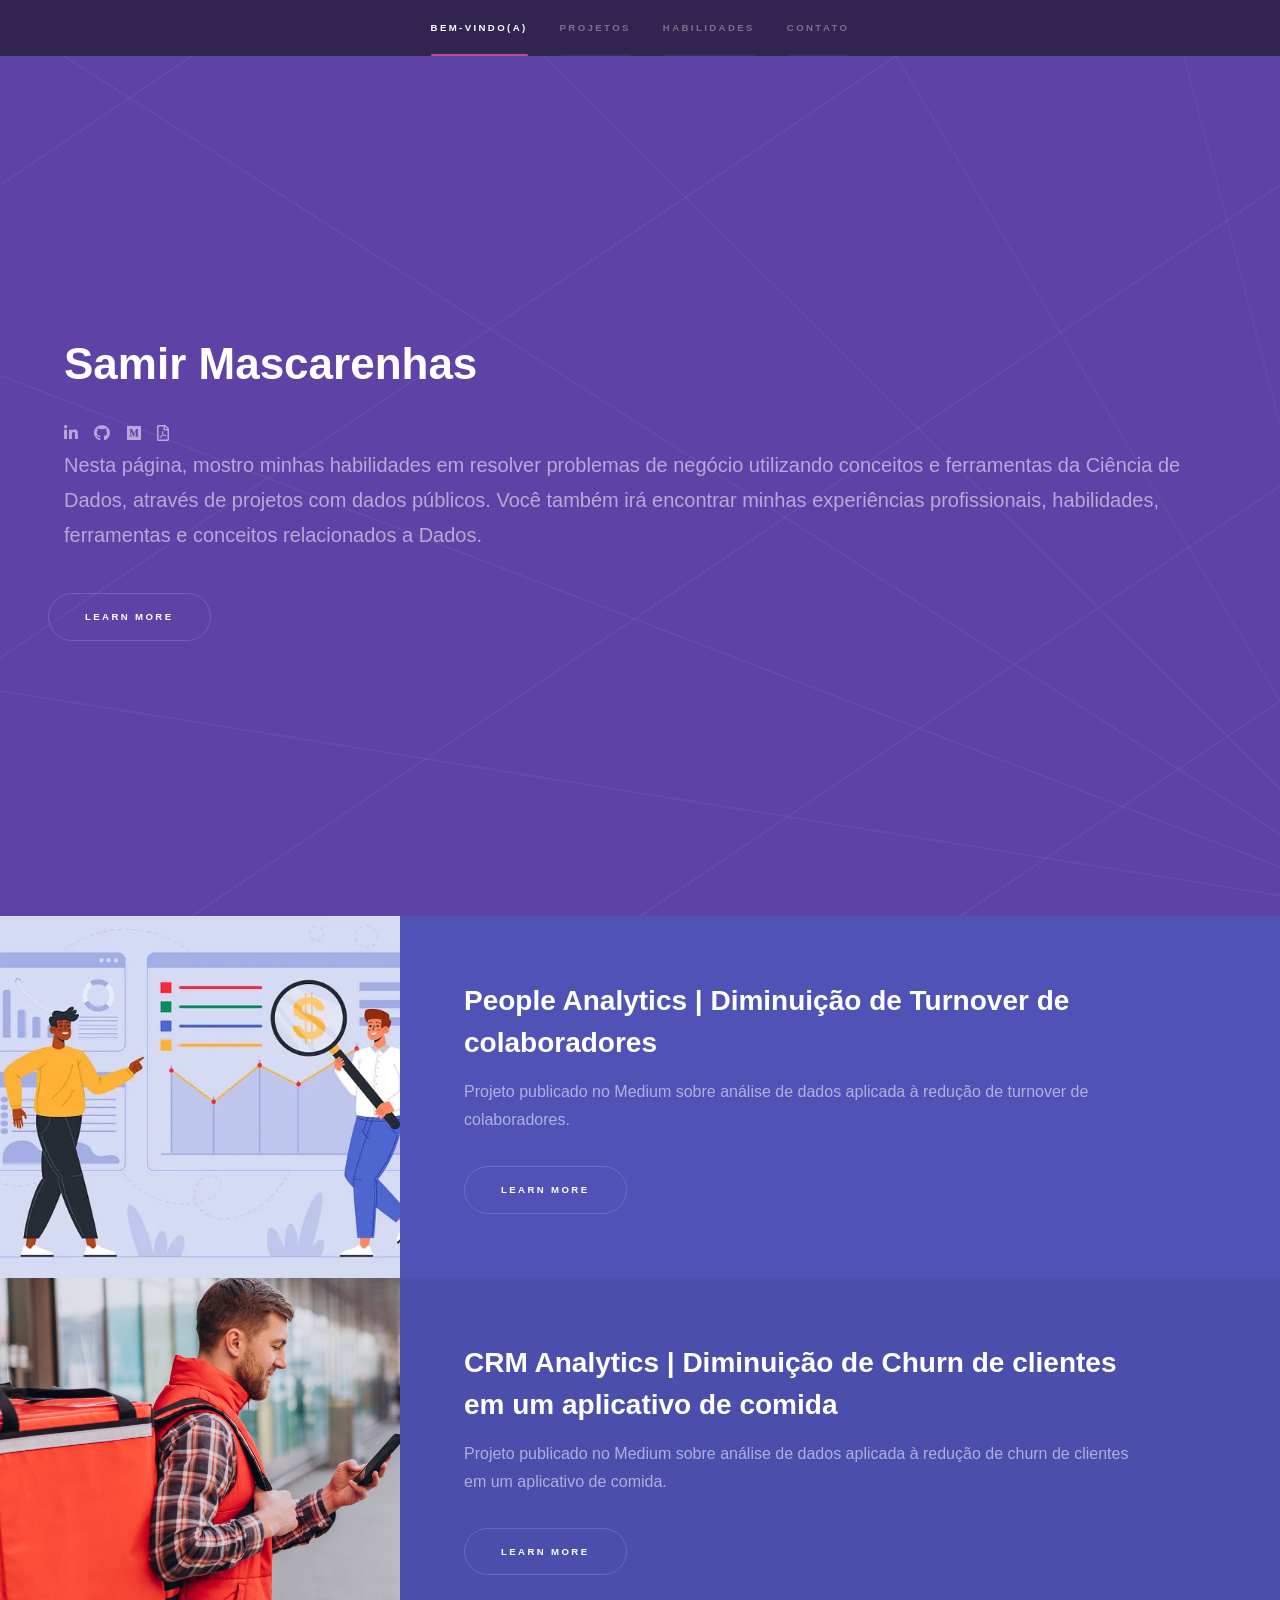
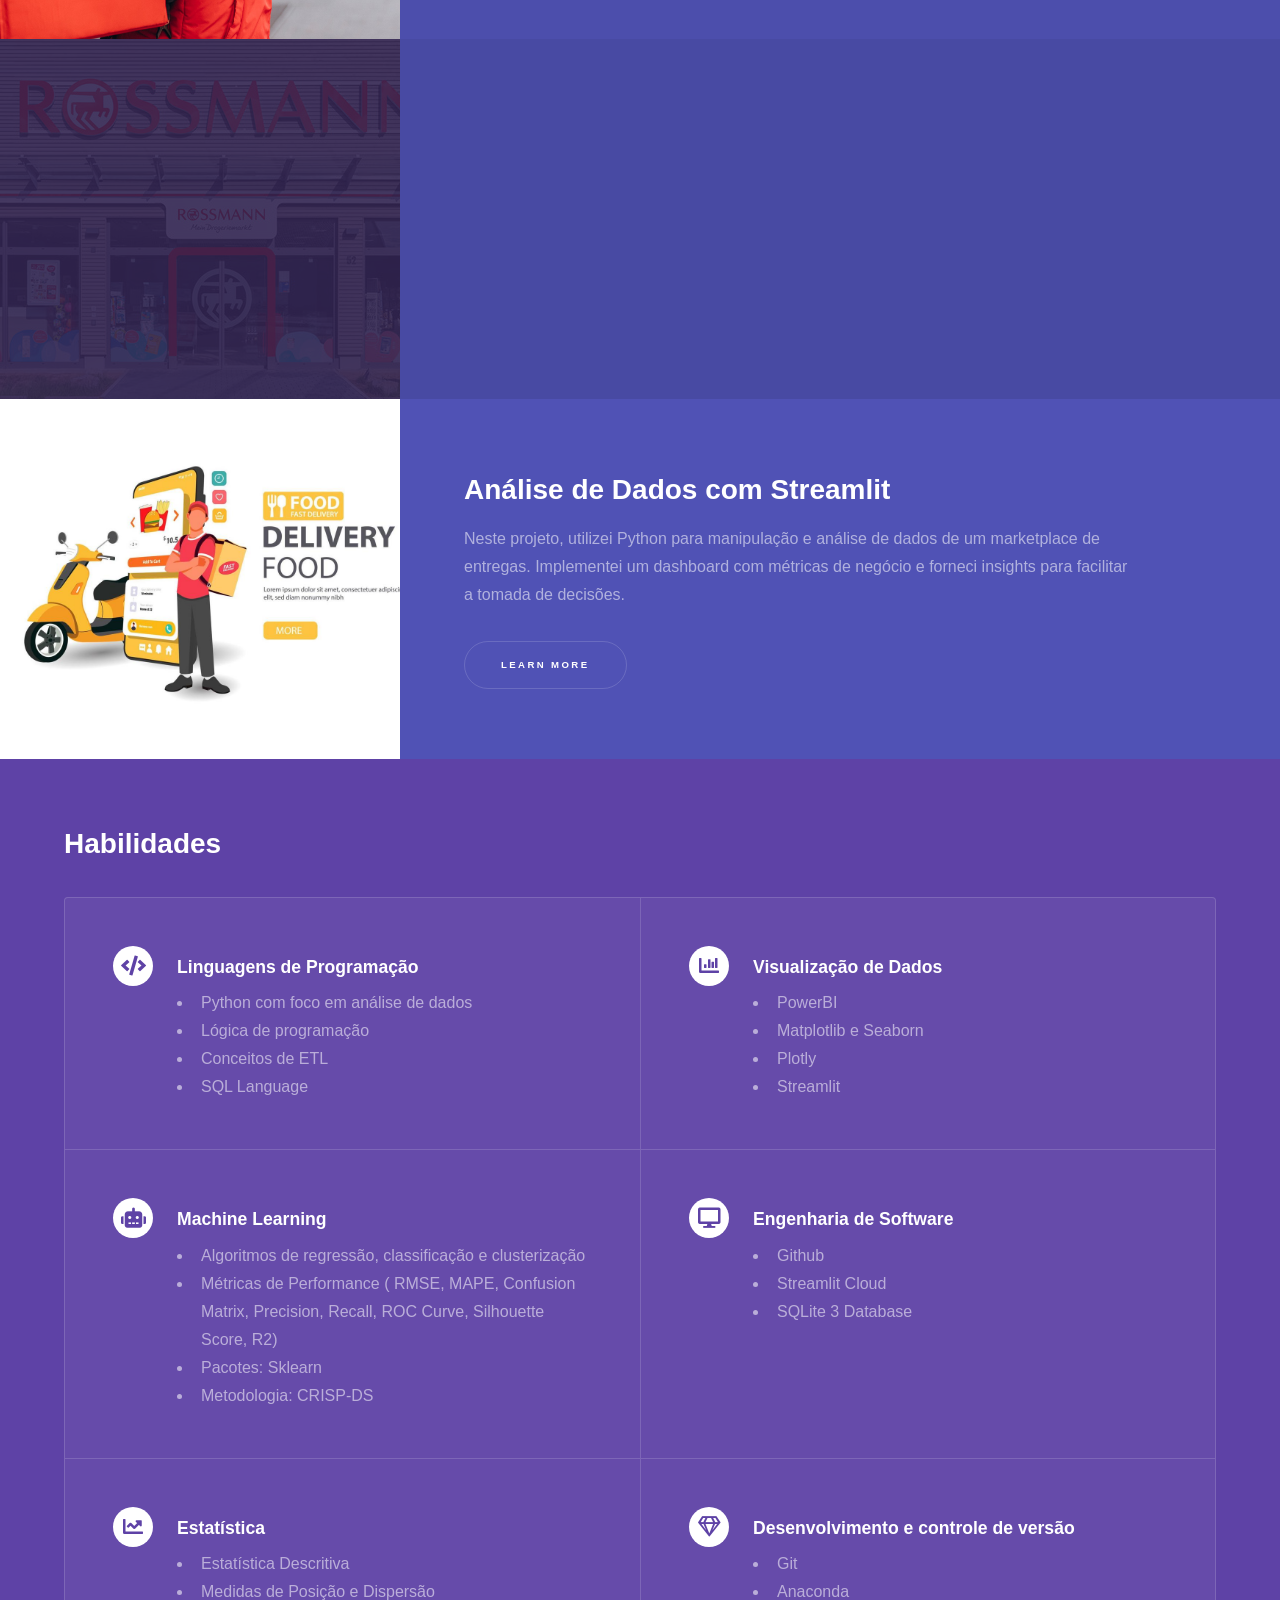
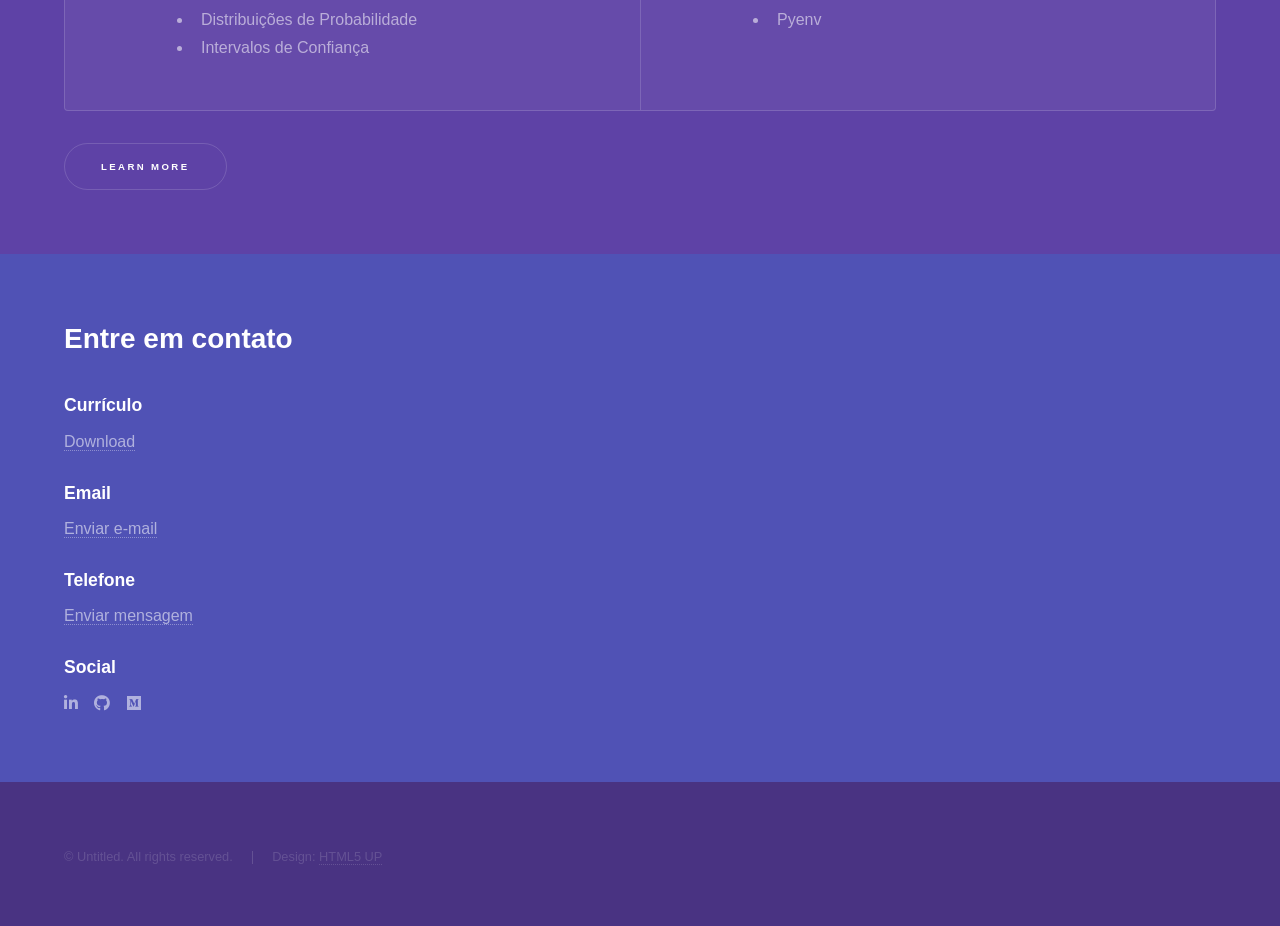
<file: index.html>
<!DOCTYPE HTML>
<!--
	Hyperspace by HTML5 UP
	html5up.net | @ajlkn
	Free for personal and commercial use under the CCA 3.0 license (html5up.net/license)
-->
<html>
	<head>
		<title>Portfólio de Projetos by HTML5 UP</title>
		<meta charset="utf-8" />
		<meta name="viewport" content="width=device-width, initial-scale=1, user-scalable=no" />
		<link rel="stylesheet" href="assets/css/main.css" />
		<noscript><link rel="stylesheet" href="assets/css/noscript.css" /></noscript>
	</head>
	<body class="is-preload">

		<!-- Sidebar -->
			<section id="sidebar">
				<div class="inner">
					<nav>
						<ul>
							<li><a href="#intro">Bem-vindo(a)</a></li>
							<li><a href="#one">Projetos</a></li>
							<li><a href="#two">Habilidades</a></li>
							<li><a href="#three">Contato</a></li>
						</ul>
					</nav>
				</div>
			</section>

		<!-- Wrapper -->
			<div id="wrapper">

				<!-- Intro -->
					<section id="intro" class="wrapper style1 fullscreen fade-up">
						<div class="inner">
							<h1>Samir Mascarenhas</h1>
							<ul class="icons">
												<li><a href="https://www.linkedin.com/in/samir-mascarenhas/" class="icon brands fa-linkedin-in" target="_blank" title="LinkedIn"><span class="label">LinkedIn</span></a></li>															
												<li><a href="https://github.com/smaascarenhas" class="icon brands fa-github" target="_blank" title="GitHub"><span class="label">GitHub</span></a></li>
												<li><a href="https://medium.com/@smascarenhas313" class="icon brands fa-medium" target="_blank" title="Medium"><span class="label">Medium</span></a></li>
												<li><a href="https://drive.google.com/file/d/18LqLZ1QsL4uF4VDernaRQKUeaZNybGKc/view?usp=sharing" class="icon fa-file-pdf" target="_blank" title="Currículo"><span class="label">Currículo</span></a></li>

												
							<p>Nesta página, mostro minhas habilidades em resolver problemas de negócio utilizando conceitos e ferramentas da Ciência de Dados, através de projetos com dados públicos.
								Você também irá encontrar minhas experiências profissionais, habilidades, ferramentas e conceitos relacionados a Dados.</p>
							<ul class="actions">
								<li><a href="#one" class="button scrolly">Learn more</a></li>
							</ul>
						</div>
					</section>

				<!-- One -->
					<section id="one" class="wrapper style2 spotlights">
						<section>
							<a href="https://medium.com/@smascarenhas313/people-analytics-diminui%C3%A7%C3%A3o-de-turnover-de-colaboradores-f5b5911689a2" class="image" target="_blank"><img src="images/turnover_analytics.jpg" alt="" data-position="35% 10%" /></a>
							<div class="content">
								<div class="inner">
									<h2>People Analytics | Diminuição de Turnover de colaboradores</h2>
									<p>Projeto publicado no Medium sobre análise de dados aplicada à redução de turnover de colaboradores.</p>
									<ul class="actions">
										<li><a href="https://medium.com/@smascarenhas313/people-analytics-diminui%C3%A7%C3%A3o-de-turnover-de-colaboradores-f5b5911689a2" class="button" target="_blank">Learn more</a></li>
									</ul>
								</div>
							</div>
						</section>
						<section>
							<a href="https://medium.com/@smascarenhas313/crm-analytics-diminui%C3%A7%C3%A3o-de-churn-de-clientes-em-um-aplicativo-de-comida-fa360b0df163" class="image" target="_blank"><img src="images/crm_analytics.jpg" alt="" data-position="35% 10%" /></a>
							<div class="content">
								<div class="inner">
									<h2>CRM Analytics | Diminuição de Churn de clientes em um aplicativo de comida</h2>
									<p>Projeto publicado no Medium sobre análise de dados aplicada à redução de churn de clientes em um aplicativo de comida.</p>
									<ul class="actions">
										<li><a href="https://medium.com/@smascarenhas313/crm-analytics-diminui%C3%A7%C3%A3o-de-churn-de-clientes-em-um-aplicativo-de-comida-fa360b0df163" class="button" target="_blank">Learn more</a></li>
									</ul>
								</div>
							</div>
						</section>
						<section>
							<a href="https://github.com/smaascarenhas/rossmann_sales_prediction" class="image" target="_blank"><img src="images/rossmann_wallpaper.jpg" alt="" data-position="35% 10%" /></a>
							<div class="content">
								<div class="inner">
									<h2>Previsão de Vendas Rossmann</h2>
									<p>Implementação de um modelo que automatiza e aumenta em 10% a precisão das previsões de vendas das lojas para as próximas seis semanas, fornecendo dados mais confiáveis para o planejamento e gestão do orçamento.</p>
									<ul class="actions">
										<li><a href="https://github.com/smaascarenhas/rossmann_sales_prediction" class="button" target="_blank">Learn more</a></li>
									</ul>
								</div>
							</div>
						</section>
						<section>
							<a href="https://ftc-fomezero-sm.streamlit.app/" class="image" target="_blank"><img src="images/market_place_food.jpg" alt="" data-position="25% 10%" /></a>
							<div class="content">
								<div class="inner">
									<h2>Análise de Dados com Streamlit</h2>
									<p>Neste projeto, utilizei Python para manipulação e análise de dados de um marketplace de entregas. Implementei um dashboard com métricas de negócio e forneci insights para facilitar a tomada de decisões.</p>
									<ul class="actions">
										<li><a href="https://ftc-fomezero-sm.streamlit.app/" class="button" target="_blank">Learn more</a></li>
									</ul>
								</div>
							</div>
						</section>
					</section>

				<!-- Two -->
					<section id="two" class="wrapper style1 fade-up">
						<div class="inner">
							<h2>Habilidades</h2>
							<p></p>
							<div class="features">
								<section>
									<span class="icon solid major fa-code"></span>
									<h3>Linguagens de Programação</h3>
									<ul>
											<li>Python com foco em análise de dados</li>
											<li>Lógica de programação</li>
											<li>Conceitos de ETL</li>
											<li>SQL Language</li>
									<ul>
								</section>
								<section>
									<span class="icon solid major fa-chart-bar"></span>
									<h3>Visualização de Dados</h3>
									<ul>
										<li>PowerBI</li>
										<li>Matplotlib e Seaborn</li>
										<li>Plotly</li>
										<li>Streamlit</li>
									<ul>
								</section>
								<section>
									<span class="icon solid major fa-robot"></span>
									<h3>Machine Learning</h3>
									<ul>
										<li>Algoritmos de regressão, classificação e clusterização</li>
										<li>Métricas de Performance ( RMSE, MAPE, Confusion Matrix, Precision, Recall, ROC Curve, Silhouette Score, R2)</li>
										<li>Pacotes: Sklearn</li>
										<li>Metodologia: CRISP-DS</li>
									<ul>
								</section>
								<section>
									<span class="icon solid major fa-desktop"></span>
									<h3>Engenharia de Software</h3>
									<ul>
										<li>Github</li>
										<li>Streamlit Cloud</li>
										<li>SQLite 3 Database</li>
									<ul>
								</section>
								<section>
									<span class="icon solid major fa-chart-line"></span>
									<h3>Estatística</h3>
									<ul>
										<li>Estatística Descritiva</li>
										<li>Medidas de Posição e Dispersão</li>
										<li>Distribuições de Probabilidade</li>
										<li>Intervalos de Confiança</li>
									<ul>
								</section>
								<section>
									<span class="icon major fa-gem"></span>
									<h3>Desenvolvimento e controle de versão</h3>
									<ul>
										<li>Git</li>
										<li>Anaconda</li>
										<li>Pyenv</li>
									<ul>
								</section>
							</div>
							<ul class="actions">
								<li><a href="generic.html" class="button">Learn more</a></li>
							</ul>
						</div>
					</section>

				<!-- Three -->
					<section id="three" class="wrapper style2 spotlights">
						<div class="inner">
							<h2>Entre em contato</h2>
							<p></p>
									<ul class="contact">
										<li>
											<h3>Currículo</h3>
											<a href="https://drive.google.com/file/d/18LqLZ1QsL4uF4VDernaRQKUeaZNybGKc/view?usp=sharing"  target="_blank">Download</a>
										</li>
										<li>
											<h3>Email</h3>
											<a href="mailto:smascarenhas313@gmail.com"  target="_blank">Enviar e-mail</a>
										</li>
										<li>
											<h3>Telefone</h3>
											<a href="https://wa.me/qr/4JBU3UT52TH4M1"  target="_blank"> Enviar mensagem</a>
										</li>
										<li>
											<h3>Social</h3>
											<ul class="icons">
												<li><a href="https://www.linkedin.com/in/samir-mascarenhas/" class="icon brands fa-linkedin-in" target="_blank"><span class="label">LinkedIn</span></a></li>															
												<li><a href="https://github.com/smaascarenhas" class="icon brands fa-github" target="_blank"><span class="label">GitHub</span></a></li>
												<li><a href="https://medium.com/@smascarenhas313" class="icon brands fa-medium" target="_blank"><span class="label">Medium</span></a></li>										
											</ul>
										</li>
									</ul>
								</section>
							</div>
						</div>
					</section>

			</div>

		<!-- Footer -->
			<footer id="footer" class="wrapper style1-alt">
				<div class="inner">
					<ul class="menu">
						<li>&copy; Untitled. All rights reserved.</li><li>Design: <a href="http://html5up.net">HTML5 UP</a></li>
					</ul>
				</div>
			</footer>

		<!-- Scripts -->
			<script src="assets/js/jquery.min.js"></script>
			<script src="assets/js/jquery.scrollex.min.js"></script>
			<script src="assets/js/jquery.scrolly.min.js"></script>
			<script src="assets/js/browser.min.js"></script>
			<script src="assets/js/breakpoints.min.js"></script>
			<script src="assets/js/util.js"></script>
			<script src="assets/js/main.js"></script>

	</body>
</html>
</file>
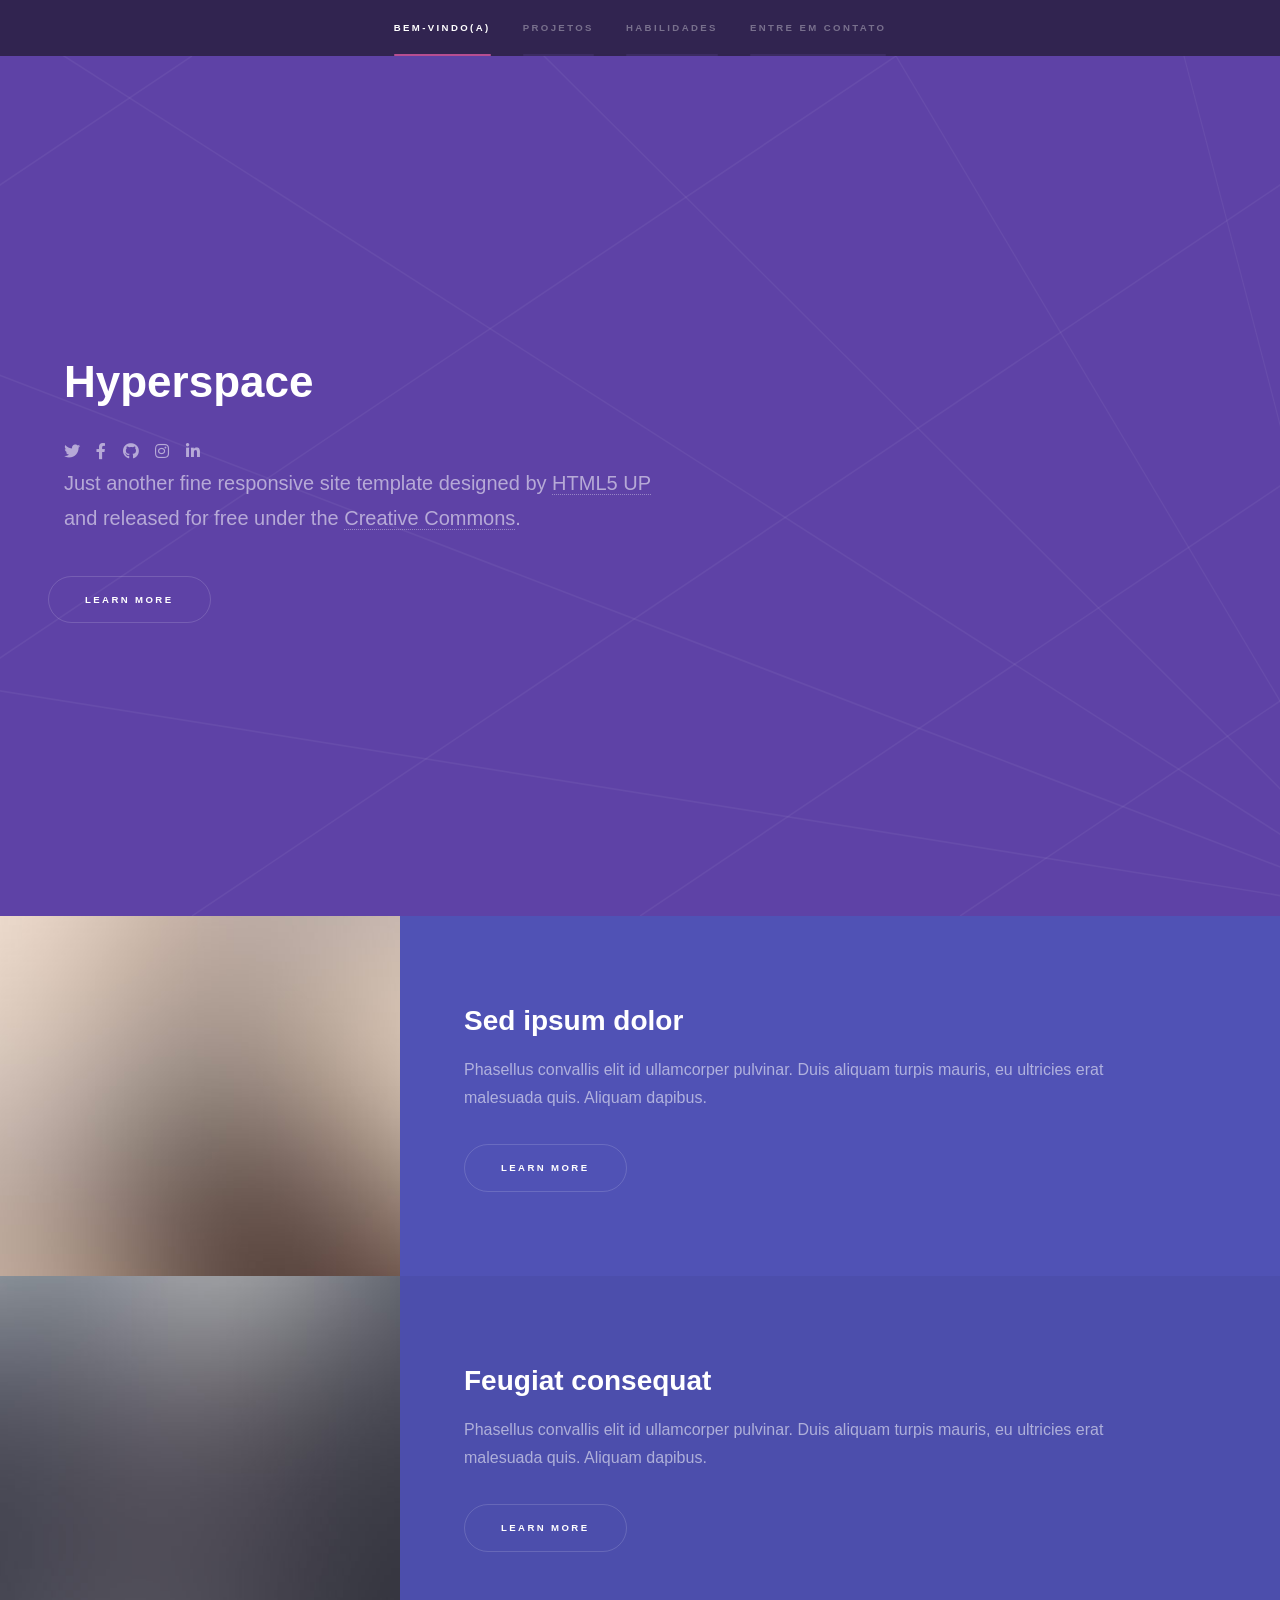
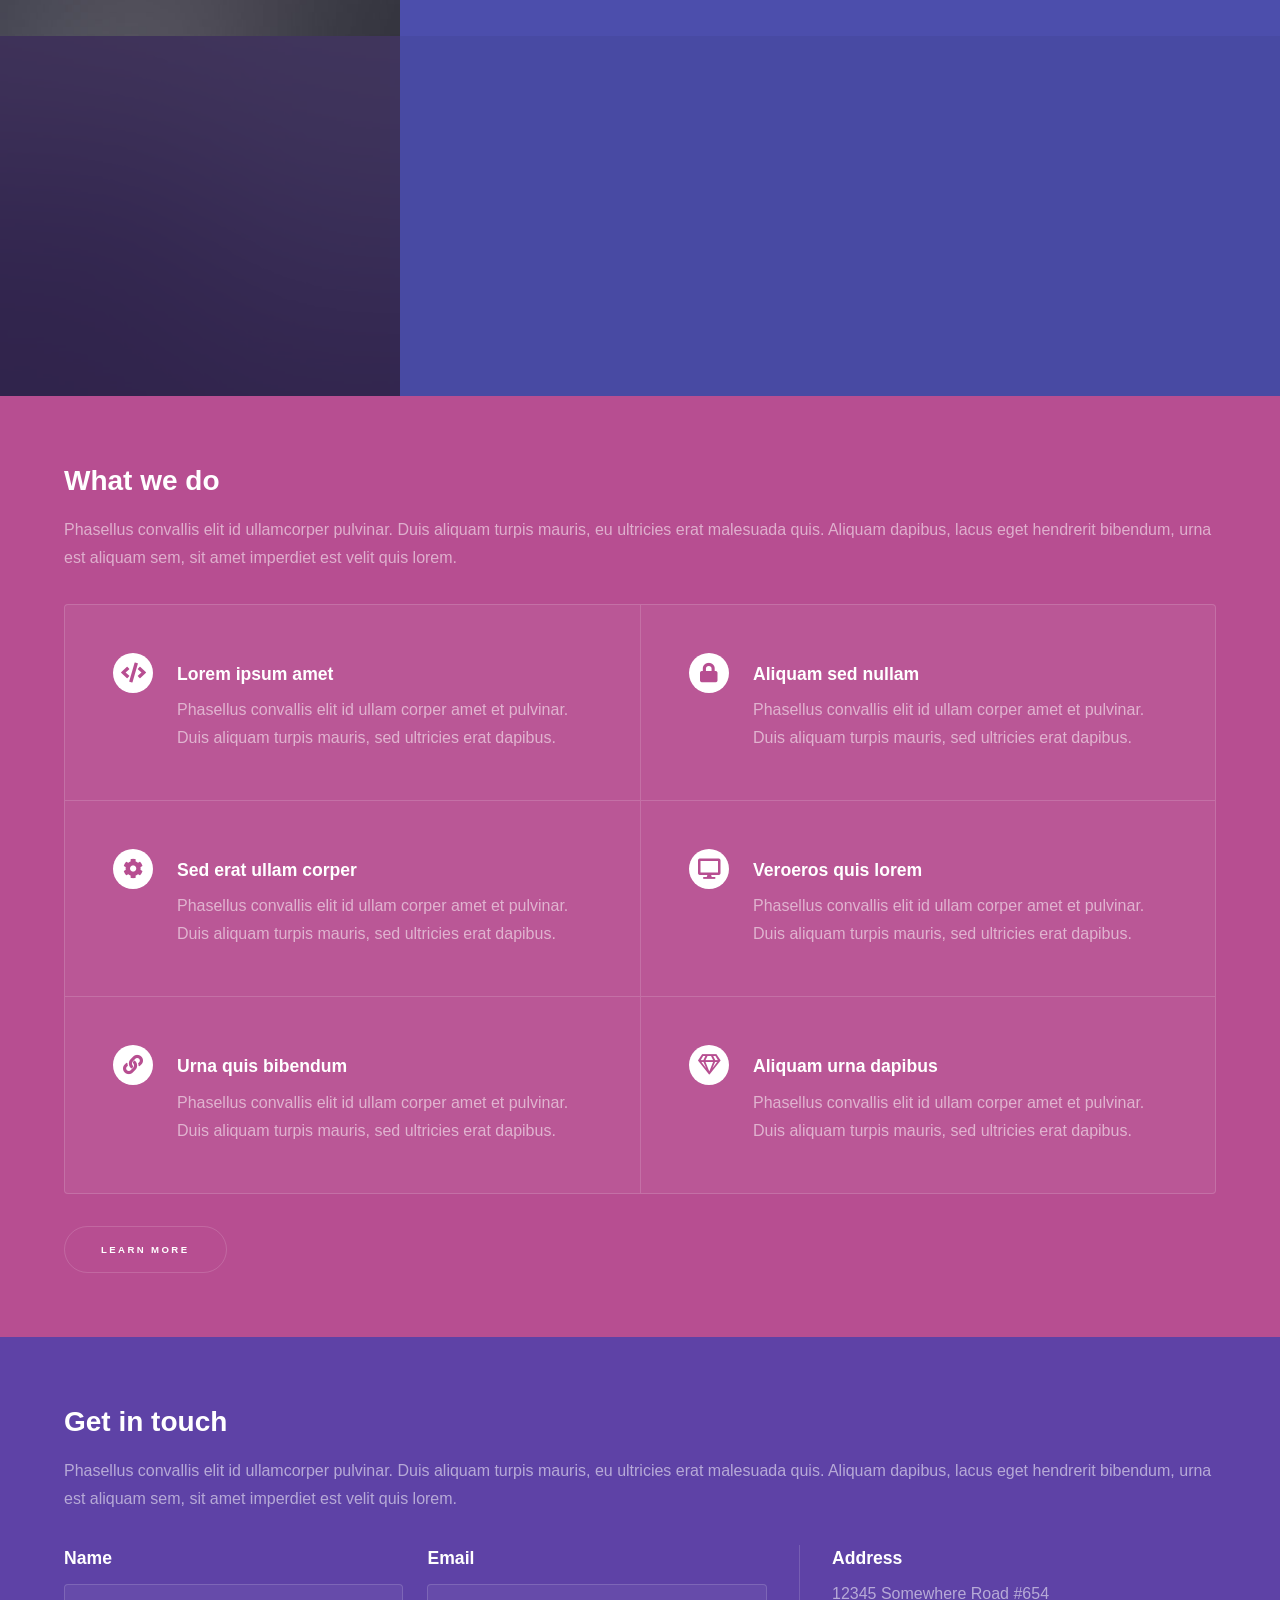
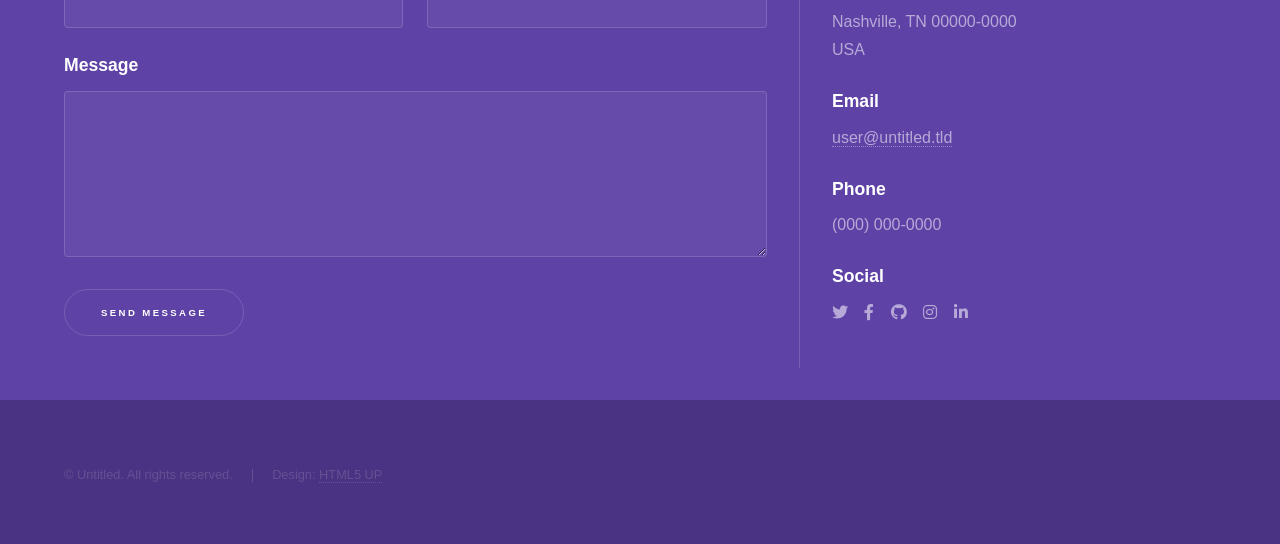
<file: portfolio/index.html>
<!DOCTYPE HTML>
<!--
	Hyperspace by HTML5 UP
	html5up.net | @ajlkn
	Free for personal and commercial use under the CCA 3.0 license (html5up.net/license)
-->
<html>
	<head>
		<title>Portfólio de Projetos by HTML5 UP</title>
		<meta charset="utf-8" />
		<meta name="viewport" content="width=device-width, initial-scale=1, user-scalable=no" />
		<link rel="stylesheet" href="assets/css/main.css" />
		<noscript><link rel="stylesheet" href="assets/css/noscript.css" /></noscript>
	</head>
	<body class="is-preload">

		<!-- Sidebar -->
			<section id="sidebar">
				<div class="inner">
					<nav>
						<ul>
							<li><a href="#intro">Bem-vindo(a)</a></li>
							<li><a href="#one">Projetos</a></li>
							<li><a href="#two">Habilidades</a></li>
							<li><a href="#three">Entre em Contato</a></li>
						</ul>
					</nav>
				</div>
			</section>

		<!-- Wrapper -->
			<div id="wrapper">

				<!-- Intro -->
					<section id="intro" class="wrapper style1 fullscreen fade-up">
						<div class="inner">
							<h1>Hyperspace</h1>
							<ul class="icons">
												<li><a href="#" class="icon brands fa-twitter"><span class="label">Twitter</span></a></li>
												<li><a href="#" class="icon brands fa-facebook-f"><span class="label">Facebook</span></a></li>
												<li><a href="#" class="icon brands fa-github"><span class="label">GitHub</span></a></li>
												<li><a href="#" class="icon brands fa-instagram"><span class="label">Instagram</span></a></li>
												<li><a href="#" class="icon brands fa-linkedin-in"><span class="label">LinkedIn</span></a></li>
							<p>Just another fine responsive site template designed by <a href="http://html5up.net">HTML5 UP</a><br />
							and released for free under the <a href="http://html5up.net/license">Creative Commons</a>.</p>
							<ul class="actions">
								<li><a href="#one" class="button scrolly">Learn more</a></li>
							</ul>
						</div>
					</section>

				<!-- One -->
					<section id="one" class="wrapper style2 spotlights">
						<section>
							<a href="#" class="image"><img src="images/pic01.jpg" alt="" data-position="center center" /></a>
							<div class="content">
								<div class="inner">
									<h2>Sed ipsum dolor</h2>
									<p>Phasellus convallis elit id ullamcorper pulvinar. Duis aliquam turpis mauris, eu ultricies erat malesuada quis. Aliquam dapibus.</p>
									<ul class="actions">
										<li><a href="generic.html" class="button">Learn more</a></li>
									</ul>
								</div>
							</div>
						</section>
						<section>
							<a href="#" class="image"><img src="images/pic02.jpg" alt="" data-position="top center" /></a>
							<div class="content">
								<div class="inner">
									<h2>Feugiat consequat</h2>
									<p>Phasellus convallis elit id ullamcorper pulvinar. Duis aliquam turpis mauris, eu ultricies erat malesuada quis. Aliquam dapibus.</p>
									<ul class="actions">
										<li><a href="generic.html" class="button">Learn more</a></li>
									</ul>
								</div>
							</div>
						</section>
						<section>
							<a href="#" class="image"><img src="images/pic03.jpg" alt="" data-position="25% 25%" /></a>
							<div class="content">
								<div class="inner">
									<h2>Ultricies aliquam</h2>
									<p>Phasellus convallis elit id ullamcorper pulvinar. Duis aliquam turpis mauris, eu ultricies erat malesuada quis. Aliquam dapibus.</p>
									<ul class="actions">
										<li><a href="generic.html" class="button">Learn more</a></li>
									</ul>
								</div>
							</div>
						</section>
					</section>

				<!-- Two -->
					<section id="two" class="wrapper style3 fade-up">
						<div class="inner">
							<h2>What we do</h2>
							<p>Phasellus convallis elit id ullamcorper pulvinar. Duis aliquam turpis mauris, eu ultricies erat malesuada quis. Aliquam dapibus, lacus eget hendrerit bibendum, urna est aliquam sem, sit amet imperdiet est velit quis lorem.</p>
							<div class="features">
								<section>
									<span class="icon solid major fa-code"></span>
									<h3>Lorem ipsum amet</h3>
									<p>Phasellus convallis elit id ullam corper amet et pulvinar. Duis aliquam turpis mauris, sed ultricies erat dapibus.</p>
								</section>
								<section>
									<span class="icon solid major fa-lock"></span>
									<h3>Aliquam sed nullam</h3>
									<p>Phasellus convallis elit id ullam corper amet et pulvinar. Duis aliquam turpis mauris, sed ultricies erat dapibus.</p>
								</section>
								<section>
									<span class="icon solid major fa-cog"></span>
									<h3>Sed erat ullam corper</h3>
									<p>Phasellus convallis elit id ullam corper amet et pulvinar. Duis aliquam turpis mauris, sed ultricies erat dapibus.</p>
								</section>
								<section>
									<span class="icon solid major fa-desktop"></span>
									<h3>Veroeros quis lorem</h3>
									<p>Phasellus convallis elit id ullam corper amet et pulvinar. Duis aliquam turpis mauris, sed ultricies erat dapibus.</p>
								</section>
								<section>
									<span class="icon solid major fa-link"></span>
									<h3>Urna quis bibendum</h3>
									<p>Phasellus convallis elit id ullam corper amet et pulvinar. Duis aliquam turpis mauris, sed ultricies erat dapibus.</p>
								</section>
								<section>
									<span class="icon major fa-gem"></span>
									<h3>Aliquam urna dapibus</h3>
									<p>Phasellus convallis elit id ullam corper amet et pulvinar. Duis aliquam turpis mauris, sed ultricies erat dapibus.</p>
								</section>
							</div>
							<ul class="actions">
								<li><a href="generic.html" class="button">Learn more</a></li>
							</ul>
						</div>
					</section>

				<!-- Three -->
					<section id="three" class="wrapper style1 fade-up">
						<div class="inner">
							<h2>Get in touch</h2>
							<p>Phasellus convallis elit id ullamcorper pulvinar. Duis aliquam turpis mauris, eu ultricies erat malesuada quis. Aliquam dapibus, lacus eget hendrerit bibendum, urna est aliquam sem, sit amet imperdiet est velit quis lorem.</p>
							<div class="split style1">
								<section>
									<form method="post" action="#">
										<div class="fields">
											<div class="field half">
												<label for="name">Name</label>
												<input type="text" name="name" id="name" />
											</div>
											<div class="field half">
												<label for="email">Email</label>
												<input type="text" name="email" id="email" />
											</div>
											<div class="field">
												<label for="message">Message</label>
												<textarea name="message" id="message" rows="5"></textarea>
											</div>
										</div>
										<ul class="actions">
											<li><a href="" class="button submit">Send Message</a></li>
										</ul>
									</form>
								</section>
								<section>
									<ul class="contact">
										<li>
											<h3>Address</h3>
											<span>12345 Somewhere Road #654<br />
											Nashville, TN 00000-0000<br />
											USA</span>
										</li>
										<li>
											<h3>Email</h3>
											<a href="#">user@untitled.tld</a>
										</li>
										<li>
											<h3>Phone</h3>
											<span>(000) 000-0000</span>
										</li>
										<li>
											<h3>Social</h3>
											<ul class="icons">
												<li><a href="#" class="icon brands fa-twitter"><span class="label">Twitter</span></a></li>
												<li><a href="#" class="icon brands fa-facebook-f"><span class="label">Facebook</span></a></li>
												<li><a href="#" class="icon brands fa-github"><span class="label">GitHub</span></a></li>
												<li><a href="#" class="icon brands fa-instagram"><span class="label">Instagram</span></a></li>
												<li><a href="#" class="icon brands fa-linkedin-in"><span class="label">LinkedIn</span></a></li>
											</ul>
										</li>
									</ul>
								</section>
							</div>
						</div>
					</section>

			</div>

		<!-- Footer -->
			<footer id="footer" class="wrapper style1-alt">
				<div class="inner">
					<ul class="menu">
						<li>&copy; Untitled. All rights reserved.</li><li>Design: <a href="http://html5up.net">HTML5 UP</a></li>
					</ul>
				</div>
			</footer>

		<!-- Scripts -->
			<script src="assets/js/jquery.min.js"></script>
			<script src="assets/js/jquery.scrollex.min.js"></script>
			<script src="assets/js/jquery.scrolly.min.js"></script>
			<script src="assets/js/browser.min.js"></script>
			<script src="assets/js/breakpoints.min.js"></script>
			<script src="assets/js/util.js"></script>
			<script src="assets/js/main.js"></script>

	</body>
</html>
</file>
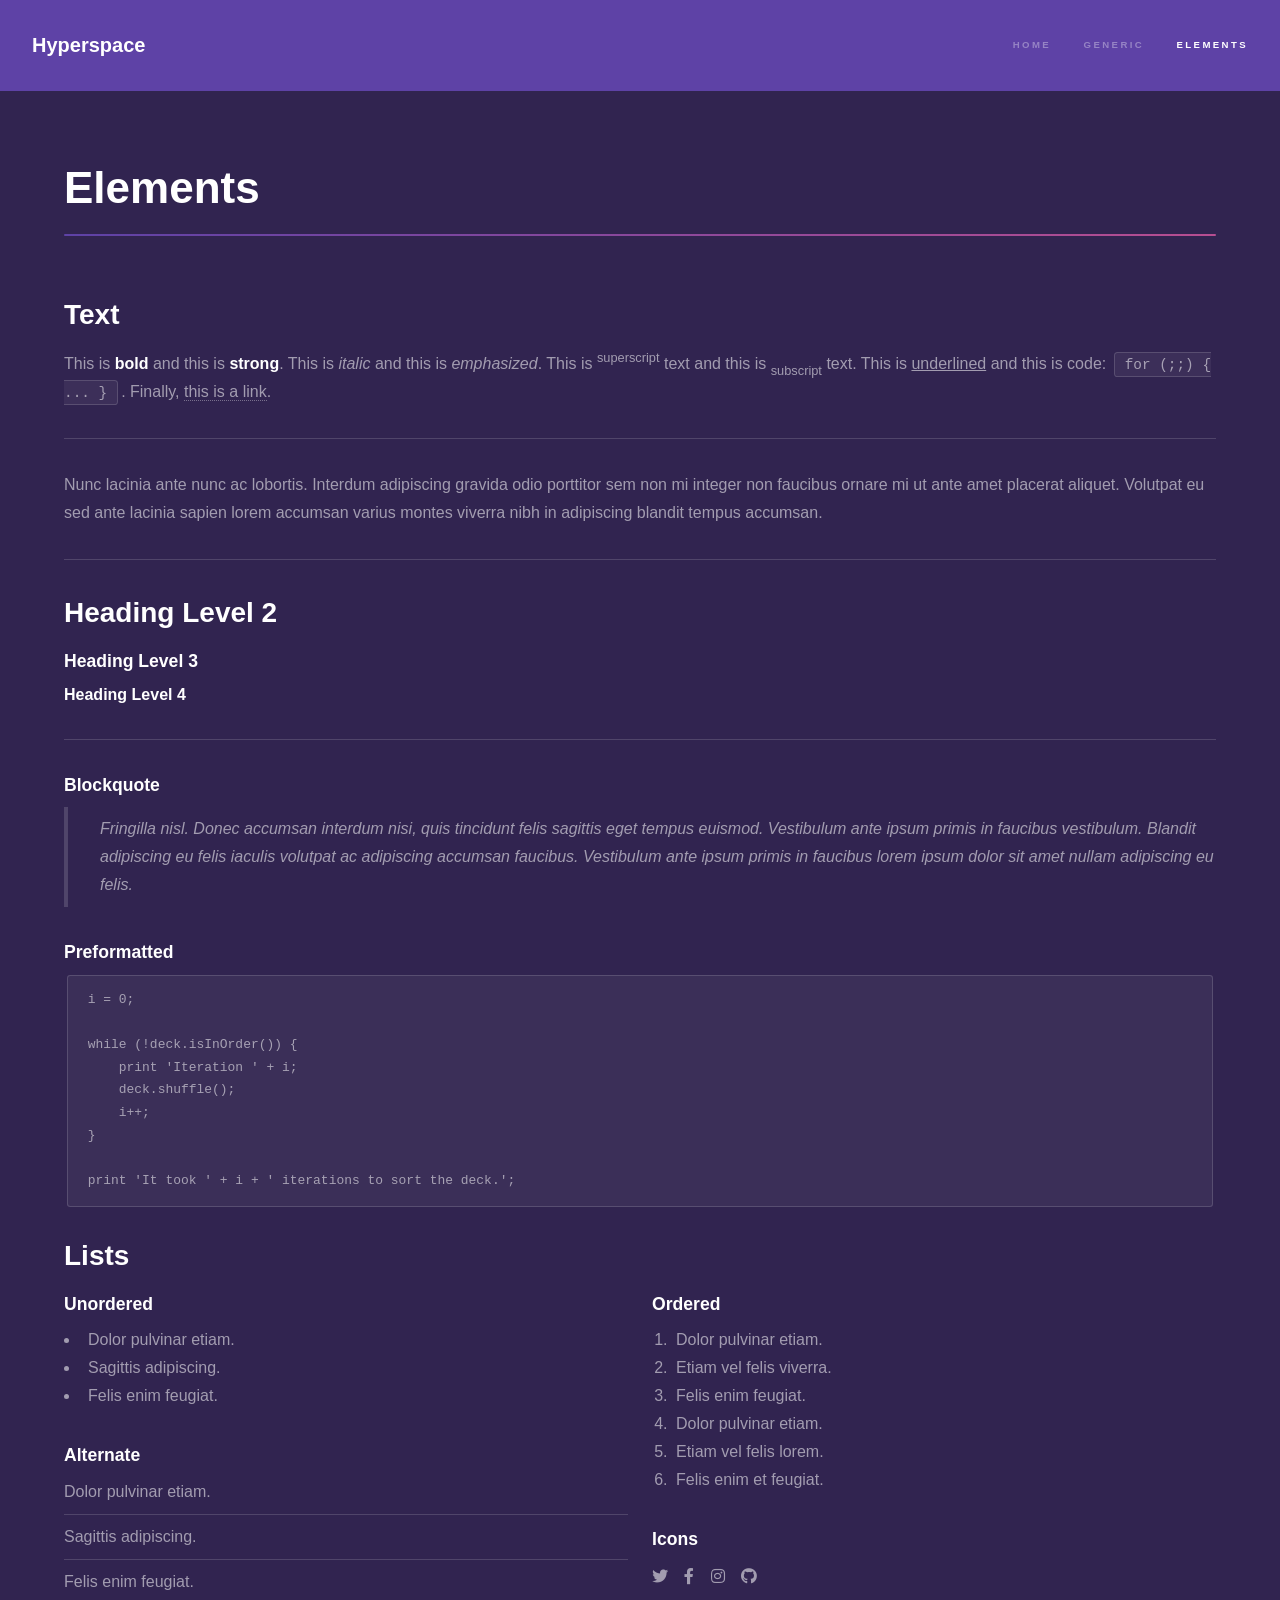
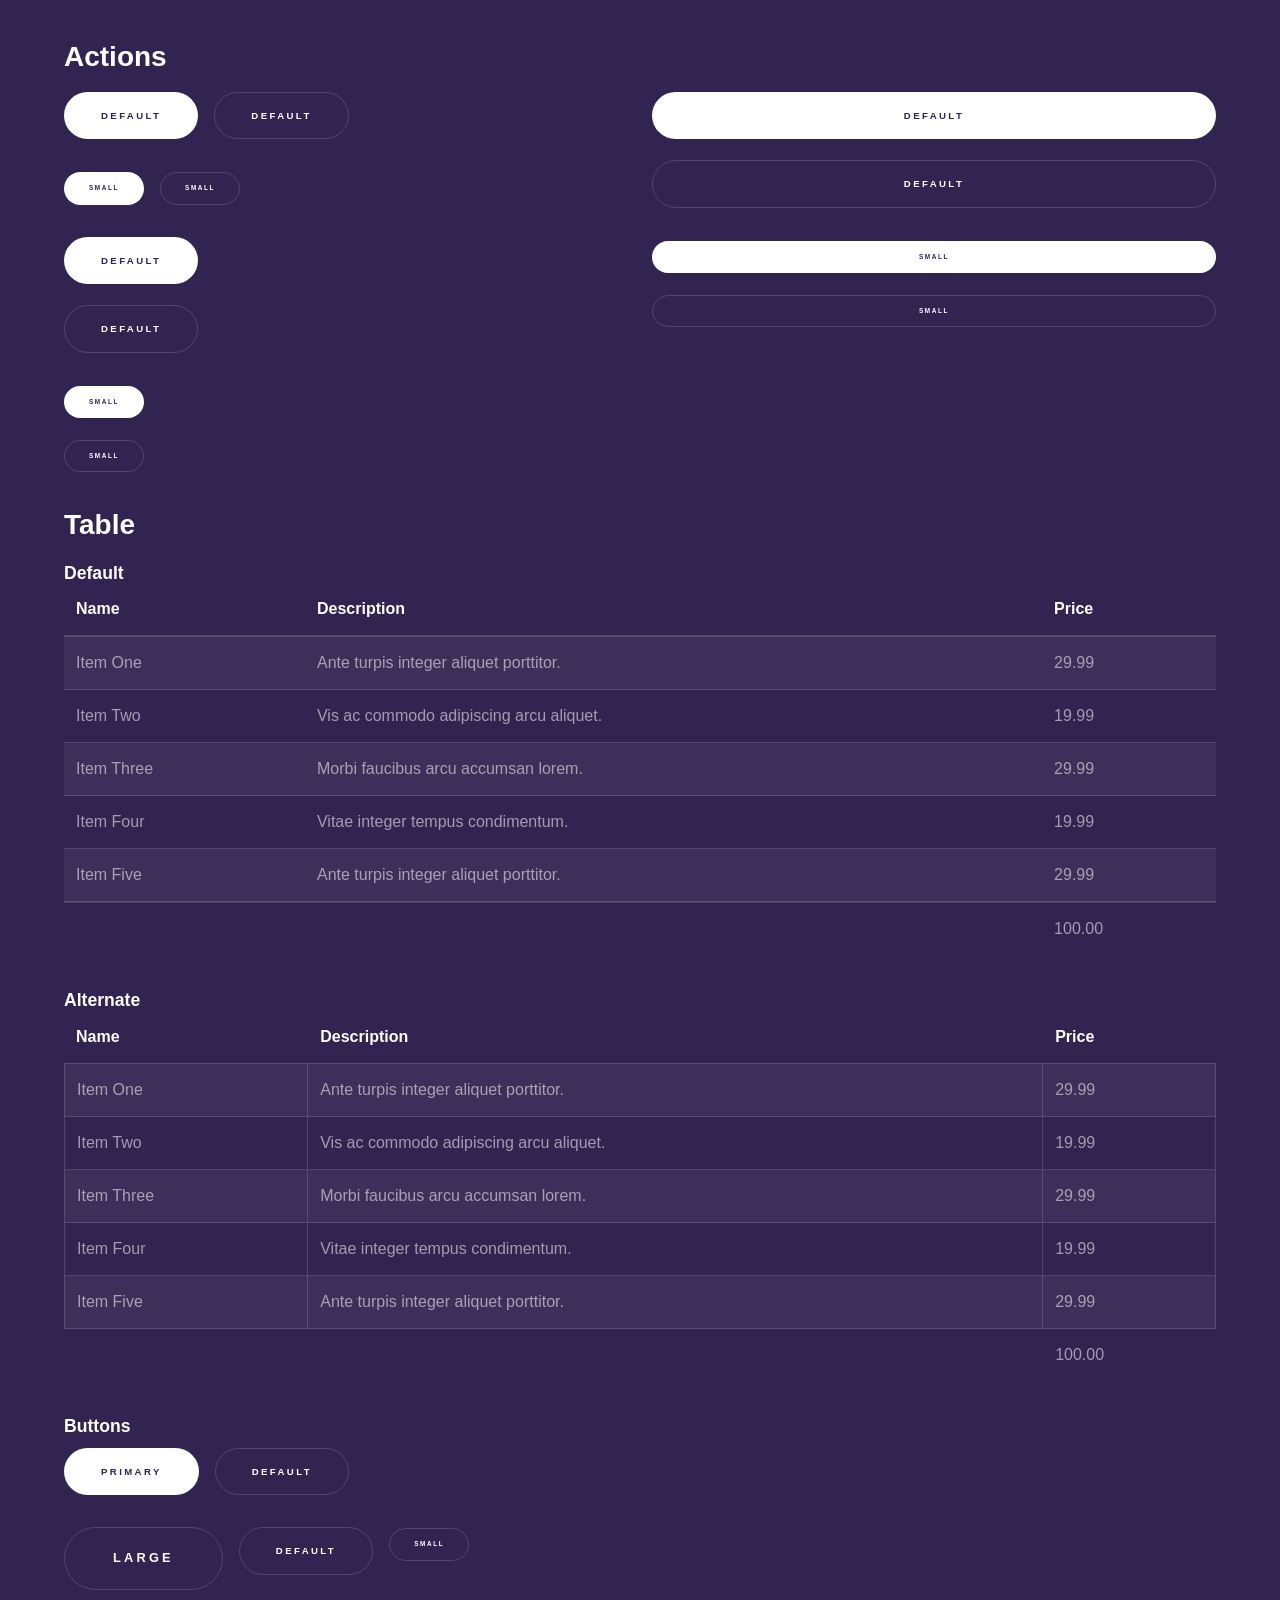
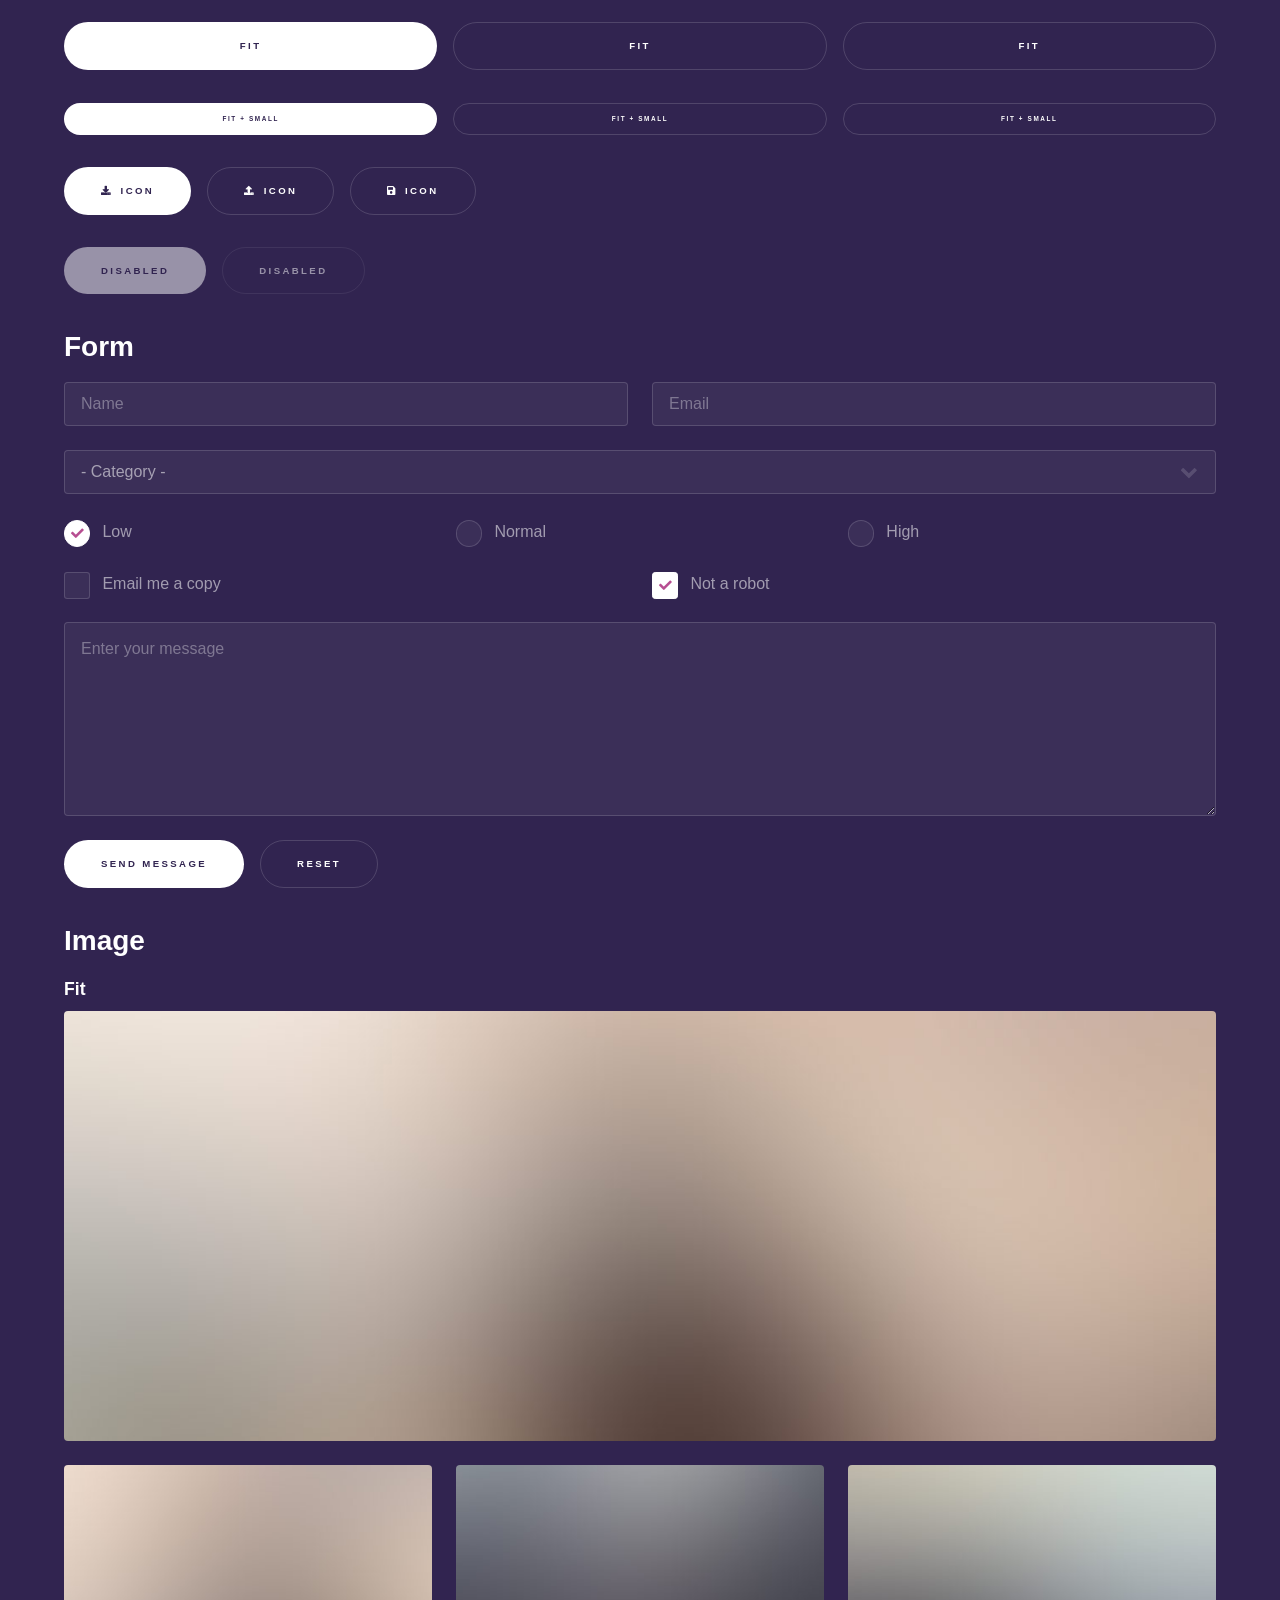
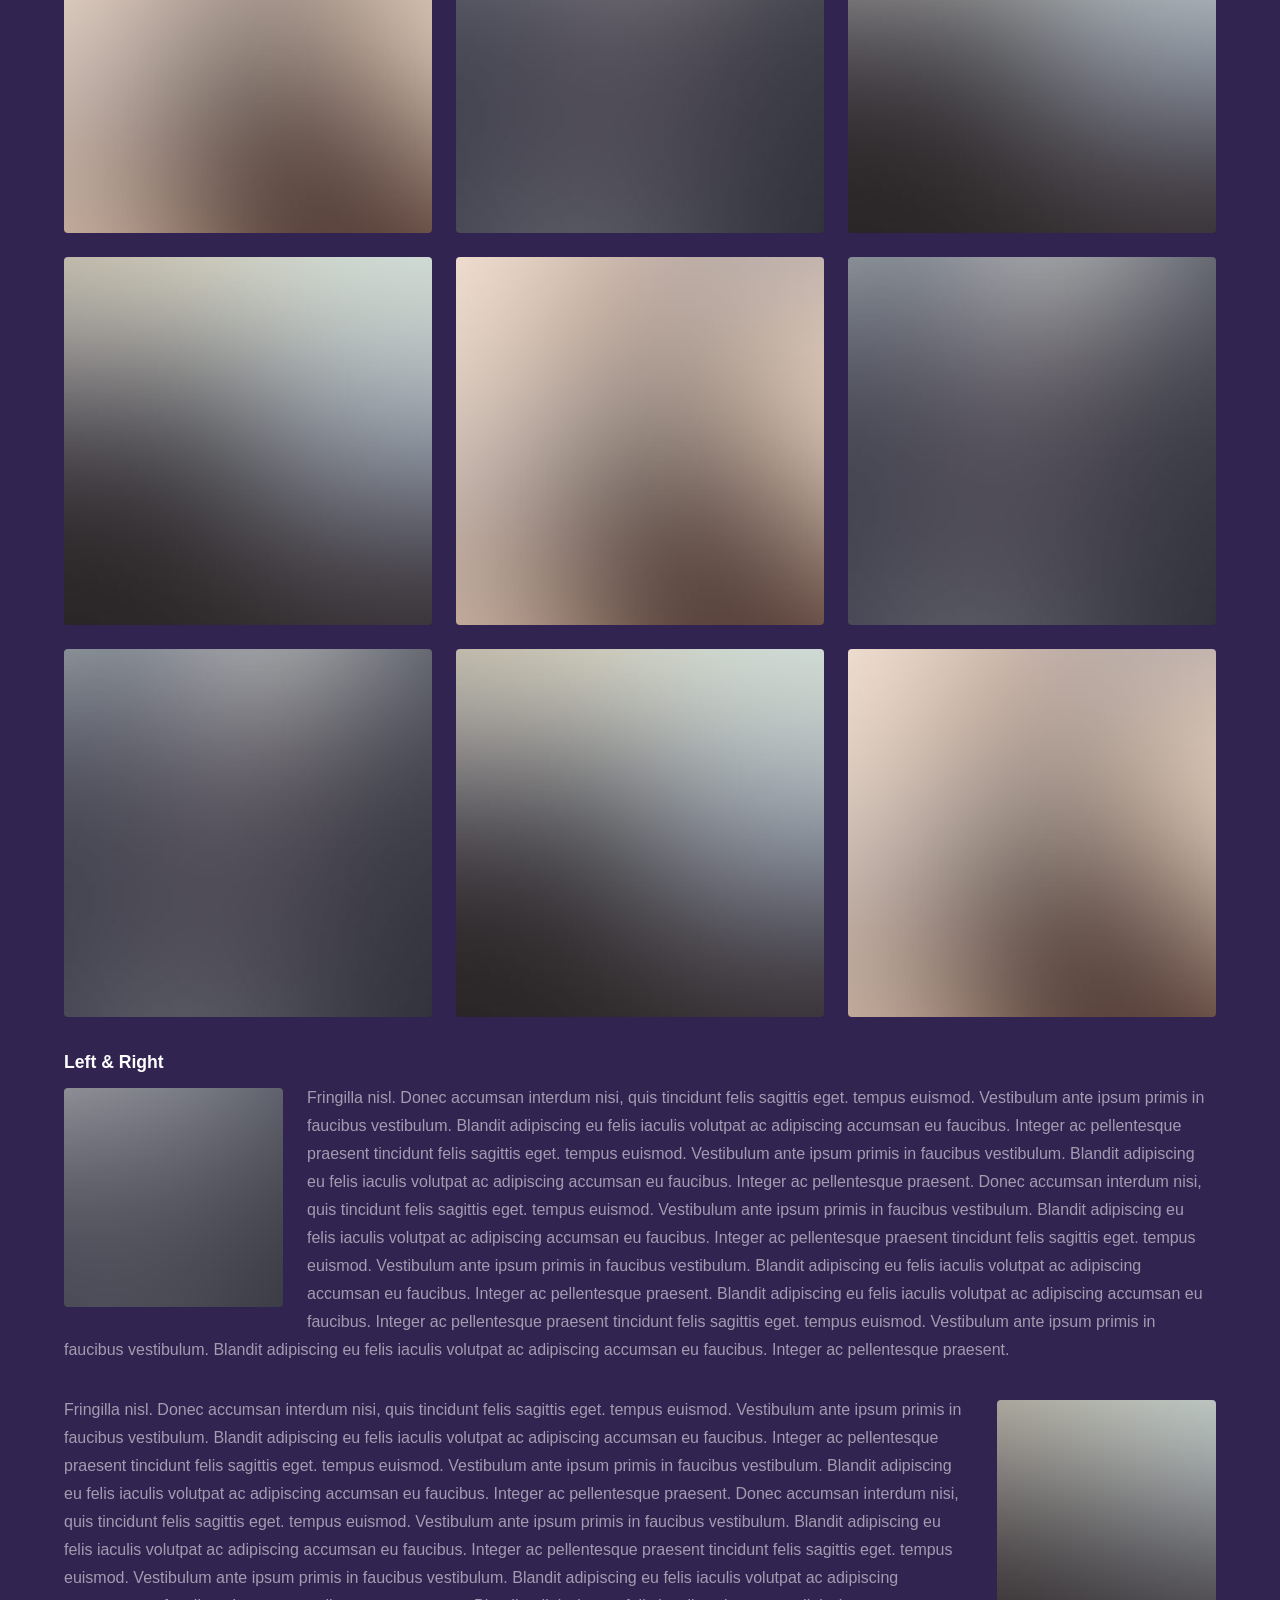
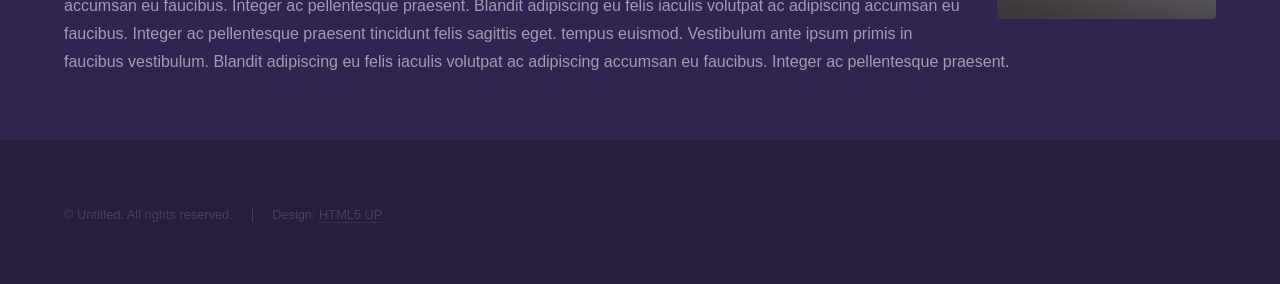
<file: elements.html>
<!DOCTYPE HTML>
<!--
	Hyperspace by HTML5 UP
	html5up.net | @ajlkn
	Free for personal and commercial use under the CCA 3.0 license (html5up.net/license)
-->
<html>
	<head>
		<title>Elements - Hyperspace by HTML5 UP</title>
		<meta charset="utf-8" />
		<meta name="viewport" content="width=device-width, initial-scale=1, user-scalable=no" />
		<link rel="stylesheet" href="assets/css/main.css" />
		<noscript><link rel="stylesheet" href="assets/css/noscript.css" /></noscript>
	</head>
	<body class="is-preload">

		<!-- Header -->
			<header id="header">
				<a href="index.html" class="title">Hyperspace</a>
				<nav>
					<ul>
						<li><a href="index.html">Home</a></li>
						<li><a href="generic.html">Generic</a></li>
						<li><a href="elements.html"  class="active">Elements</a></li>
					</ul>
				</nav>
			</header>

		<!-- Wrapper -->
			<div id="wrapper">

				<!-- Main -->
					<section id="main" class="wrapper">
						<div class="inner">
							<h1 class="major">Elements</h1>

							<!-- Text -->
								<section>
									<h2>Text</h2>
									<p>This is <b>bold</b> and this is <strong>strong</strong>. This is <i>italic</i> and this is <em>emphasized</em>.
									This is <sup>superscript</sup> text and this is <sub>subscript</sub> text.
									This is <u>underlined</u> and this is code: <code>for (;;) { ... }</code>. Finally, <a href="#">this is a link</a>.</p>
									<hr />
									<p>Nunc lacinia ante nunc ac lobortis. Interdum adipiscing gravida odio porttitor sem non mi integer non faucibus ornare mi ut ante amet placerat aliquet. Volutpat eu sed ante lacinia sapien lorem accumsan varius montes viverra nibh in adipiscing blandit tempus accumsan.</p>
									<hr />
									<h2>Heading Level 2</h2>
									<h3>Heading Level 3</h3>
									<h4>Heading Level 4</h4>
									<hr />
									<h3>Blockquote</h3>
									<blockquote>Fringilla nisl. Donec accumsan interdum nisi, quis tincidunt felis sagittis eget tempus euismod. Vestibulum ante ipsum primis in faucibus vestibulum. Blandit adipiscing eu felis iaculis volutpat ac adipiscing accumsan faucibus. Vestibulum ante ipsum primis in faucibus lorem ipsum dolor sit amet nullam adipiscing eu felis.</blockquote>
									<h3>Preformatted</h3>
									<pre><code>i = 0;

while (!deck.isInOrder()) {
    print 'Iteration ' + i;
    deck.shuffle();
    i++;
}

print 'It took ' + i + ' iterations to sort the deck.';</code></pre>
								</section>

							<!-- Lists -->
								<section>
									<h2>Lists</h2>
									<div class="row">
										<div class="col-6 col-12-medium">
											<h3>Unordered</h3>
											<ul>
												<li>Dolor pulvinar etiam.</li>
												<li>Sagittis adipiscing.</li>
												<li>Felis enim feugiat.</li>
											</ul>
											<h3>Alternate</h3>
											<ul class="alt">
												<li>Dolor pulvinar etiam.</li>
												<li>Sagittis adipiscing.</li>
												<li>Felis enim feugiat.</li>
											</ul>
										</div>
										<div class="col-6 col-12-medium">
											<h3>Ordered</h3>
											<ol>
												<li>Dolor pulvinar etiam.</li>
												<li>Etiam vel felis viverra.</li>
												<li>Felis enim feugiat.</li>
												<li>Dolor pulvinar etiam.</li>
												<li>Etiam vel felis lorem.</li>
												<li>Felis enim et feugiat.</li>
											</ol>
											<h3>Icons</h3>
											<ul class="icons">
												<li><a href="#" class="icon brands fa-twitter"><span class="label">Twitter</span></a></li>
												<li><a href="#" class="icon brands fa-facebook-f"><span class="label">Facebook</span></a></li>
												<li><a href="#" class="icon brands fa-instagram"><span class="label">Instagram</span></a></li>
												<li><a href="#" class="icon brands fa-github"><span class="label">Github</span></a></li>
											</ul>
										</div>
									</div>
									<h2>Actions</h2>
									<div class="row">
										<div class="col-6 col-12-medium">
											<ul class="actions">
												<li><a href="#" class="button primary">Default</a></li>
												<li><a href="#" class="button">Default</a></li>
											</ul>
											<ul class="actions small">
												<li><a href="#" class="button primary small">Small</a></li>
												<li><a href="#" class="button small">Small</a></li>
											</ul>
											<ul class="actions stacked">
												<li><a href="#" class="button primary">Default</a></li>
												<li><a href="#" class="button">Default</a></li>
											</ul>
											<ul class="actions stacked">
												<li><a href="#" class="button primary small">Small</a></li>
												<li><a href="#" class="button small">Small</a></li>
											</ul>
										</div>
										<div class="col-6 col-12-medium">
											<ul class="actions stacked">
												<li><a href="#" class="button primary fit">Default</a></li>
												<li><a href="#" class="button fit">Default</a></li>
											</ul>
											<ul class="actions stacked">
												<li><a href="#" class="button primary small fit">Small</a></li>
												<li><a href="#" class="button small fit">Small</a></li>
											</ul>
										</div>
									</div>
								</section>

							<!-- Table -->
								<section>
									<h2>Table</h2>
									<h3>Default</h3>
									<div class="table-wrapper">
										<table>
											<thead>
												<tr>
													<th>Name</th>
													<th>Description</th>
													<th>Price</th>
												</tr>
											</thead>
											<tbody>
												<tr>
													<td>Item One</td>
													<td>Ante turpis integer aliquet porttitor.</td>
													<td>29.99</td>
												</tr>
												<tr>
													<td>Item Two</td>
													<td>Vis ac commodo adipiscing arcu aliquet.</td>
													<td>19.99</td>
												</tr>
												<tr>
													<td>Item Three</td>
													<td> Morbi faucibus arcu accumsan lorem.</td>
													<td>29.99</td>
												</tr>
												<tr>
													<td>Item Four</td>
													<td>Vitae integer tempus condimentum.</td>
													<td>19.99</td>
												</tr>
												<tr>
													<td>Item Five</td>
													<td>Ante turpis integer aliquet porttitor.</td>
													<td>29.99</td>
												</tr>
											</tbody>
											<tfoot>
												<tr>
													<td colspan="2"></td>
													<td>100.00</td>
												</tr>
											</tfoot>
										</table>
									</div>

									<h3>Alternate</h3>
									<div class="table-wrapper">
										<table class="alt">
											<thead>
												<tr>
													<th>Name</th>
													<th>Description</th>
													<th>Price</th>
												</tr>
											</thead>
											<tbody>
												<tr>
													<td>Item One</td>
													<td>Ante turpis integer aliquet porttitor.</td>
													<td>29.99</td>
												</tr>
												<tr>
													<td>Item Two</td>
													<td>Vis ac commodo adipiscing arcu aliquet.</td>
													<td>19.99</td>
												</tr>
												<tr>
													<td>Item Three</td>
													<td> Morbi faucibus arcu accumsan lorem.</td>
													<td>29.99</td>
												</tr>
												<tr>
													<td>Item Four</td>
													<td>Vitae integer tempus condimentum.</td>
													<td>19.99</td>
												</tr>
												<tr>
													<td>Item Five</td>
													<td>Ante turpis integer aliquet porttitor.</td>
													<td>29.99</td>
												</tr>
											</tbody>
											<tfoot>
												<tr>
													<td colspan="2"></td>
													<td>100.00</td>
												</tr>
											</tfoot>
										</table>
									</div>
								</section>

							<!-- Buttons -->
								<section>
									<h3>Buttons</h3>
									<ul class="actions">
										<li><a href="#" class="button primary">Primary</a></li>
										<li><a href="#" class="button">Default</a></li>
									</ul>
									<ul class="actions">
										<li><a href="#" class="button large">Large</a></li>
										<li><a href="#" class="button">Default</a></li>
										<li><a href="#" class="button small">Small</a></li>
									</ul>
									<ul class="actions fit">
										<li><a href="#" class="button primary fit">Fit</a></li>
										<li><a href="#" class="button fit">Fit</a></li>
										<li><a href="#" class="button fit">Fit</a></li>
									</ul>
									<ul class="actions fit small">
										<li><a href="#" class="button primary fit small">Fit + Small</a></li>
										<li><a href="#" class="button fit small">Fit + Small</a></li>
										<li><a href="#" class="button fit small">Fit + Small</a></li>
									</ul>
									<ul class="actions">
										<li><a href="#" class="button primary icon solid fa-download">Icon</a></li>
										<li><a href="#" class="button icon solid fa-upload">Icon</a></li>
										<li><a href="#" class="button icon solid fa-save">Icon</a></li>
									</ul>
									<ul class="actions">
										<li><span class="button primary disabled">Disabled</span></li>
										<li><span class="button disabled">Disabled</span></li>
									</ul>
								</section>

							<!-- Form -->
								<section>
									<h2>Form</h2>
									<form method="post" action="#">
										<div class="row gtr-uniform">
											<div class="col-6 col-12-xsmall">
												<input type="text" name="demo-name" id="demo-name" value="" placeholder="Name" />
											</div>
											<div class="col-6 col-12-xsmall">
												<input type="email" name="demo-email" id="demo-email" value="" placeholder="Email" />
											</div>
											<div class="col-12">
												<select name="demo-category" id="demo-category">
													<option value="">- Category -</option>
													<option value="1">Manufacturing</option>
													<option value="1">Shipping</option>
													<option value="1">Administration</option>
													<option value="1">Human Resources</option>
												</select>
											</div>
											<div class="col-4 col-12-small">
												<input type="radio" id="demo-priority-low" name="demo-priority" checked>
												<label for="demo-priority-low">Low</label>
											</div>
											<div class="col-4 col-12-small">
												<input type="radio" id="demo-priority-normal" name="demo-priority">
												<label for="demo-priority-normal">Normal</label>
											</div>
											<div class="col-4 col-12-small">
												<input type="radio" id="demo-priority-high" name="demo-priority">
												<label for="demo-priority-high">High</label>
											</div>
											<div class="col-6 col-12-small">
												<input type="checkbox" id="demo-copy" name="demo-copy">
												<label for="demo-copy">Email me a copy</label>
											</div>
											<div class="col-6 col-12-small">
												<input type="checkbox" id="demo-human" name="demo-human" checked>
												<label for="demo-human">Not a robot</label>
											</div>
											<div class="col-12">
												<textarea name="demo-message" id="demo-message" placeholder="Enter your message" rows="6"></textarea>
											</div>
											<div class="col-12">
												<ul class="actions">
													<li><input type="submit" value="Send Message" class="primary" /></li>
													<li><input type="reset" value="Reset" /></li>
												</ul>
											</div>
										</div>
									</form>
								</section>

							<!-- Image -->
								<section>
									<h2>Image</h2>
									<h3>Fit</h3>
									<div class="box alt">
										<div class="row gtr-uniform">
											<div class="col-12"><span class="image fit"><img src="images/pic04.jpg" alt="" /></span></div>
											<div class="col-4"><span class="image fit"><img src="images/pic01.jpg" alt="" /></span></div>
											<div class="col-4"><span class="image fit"><img src="images/pic02.jpg" alt="" /></span></div>
											<div class="col-4"><span class="image fit"><img src="images/pic03.jpg" alt="" /></span></div>
											<div class="col-4"><span class="image fit"><img src="images/pic03.jpg" alt="" /></span></div>
											<div class="col-4"><span class="image fit"><img src="images/pic01.jpg" alt="" /></span></div>
											<div class="col-4"><span class="image fit"><img src="images/pic02.jpg" alt="" /></span></div>
											<div class="col-4"><span class="image fit"><img src="images/pic02.jpg" alt="" /></span></div>
											<div class="col-4"><span class="image fit"><img src="images/pic03.jpg" alt="" /></span></div>
											<div class="col-4"><span class="image fit"><img src="images/pic01.jpg" alt="" /></span></div>
										</div>
									</div>
									<h3>Left &amp; Right</h3>
									<p><span class="image left"><img src="images/pic05.jpg" alt="" /></span>Fringilla nisl. Donec accumsan interdum nisi, quis tincidunt felis sagittis eget. tempus euismod. Vestibulum ante ipsum primis in faucibus vestibulum. Blandit adipiscing eu felis iaculis volutpat ac adipiscing accumsan eu faucibus. Integer ac pellentesque praesent tincidunt felis sagittis eget. tempus euismod. Vestibulum ante ipsum primis in faucibus vestibulum. Blandit adipiscing eu felis iaculis volutpat ac adipiscing accumsan eu faucibus. Integer ac pellentesque praesent. Donec accumsan interdum nisi, quis tincidunt felis sagittis eget. tempus euismod. Vestibulum ante ipsum primis in faucibus vestibulum. Blandit adipiscing eu felis iaculis volutpat ac adipiscing accumsan eu faucibus. Integer ac pellentesque praesent tincidunt felis sagittis eget. tempus euismod. Vestibulum ante ipsum primis in faucibus vestibulum. Blandit adipiscing eu felis iaculis volutpat ac adipiscing accumsan eu faucibus. Integer ac pellentesque praesent. Blandit adipiscing eu felis iaculis volutpat ac adipiscing accumsan eu faucibus. Integer ac pellentesque praesent tincidunt felis sagittis eget. tempus euismod. Vestibulum ante ipsum primis in faucibus vestibulum. Blandit adipiscing eu felis iaculis volutpat ac adipiscing accumsan eu faucibus. Integer ac pellentesque praesent.</p>
									<p><span class="image right"><img src="images/pic06.jpg" alt="" /></span>Fringilla nisl. Donec accumsan interdum nisi, quis tincidunt felis sagittis eget. tempus euismod. Vestibulum ante ipsum primis in faucibus vestibulum. Blandit adipiscing eu felis iaculis volutpat ac adipiscing accumsan eu faucibus. Integer ac pellentesque praesent tincidunt felis sagittis eget. tempus euismod. Vestibulum ante ipsum primis in faucibus vestibulum. Blandit adipiscing eu felis iaculis volutpat ac adipiscing accumsan eu faucibus. Integer ac pellentesque praesent. Donec accumsan interdum nisi, quis tincidunt felis sagittis eget. tempus euismod. Vestibulum ante ipsum primis in faucibus vestibulum. Blandit adipiscing eu felis iaculis volutpat ac adipiscing accumsan eu faucibus. Integer ac pellentesque praesent tincidunt felis sagittis eget. tempus euismod. Vestibulum ante ipsum primis in faucibus vestibulum. Blandit adipiscing eu felis iaculis volutpat ac adipiscing accumsan eu faucibus. Integer ac pellentesque praesent. Blandit adipiscing eu felis iaculis volutpat ac adipiscing accumsan eu faucibus. Integer ac pellentesque praesent tincidunt felis sagittis eget. tempus euismod. Vestibulum ante ipsum primis in faucibus vestibulum. Blandit adipiscing eu felis iaculis volutpat ac adipiscing accumsan eu faucibus. Integer ac pellentesque praesent.</p>
								</section>

						</div>
					</section>

			</div>

		<!-- Footer -->
			<footer id="footer" class="wrapper alt">
				<div class="inner">
					<ul class="menu">
						<li>&copy; Untitled. All rights reserved.</li><li>Design: <a href="http://html5up.net">HTML5 UP</a></li>
					</ul>
				</div>
			</footer>

		<!-- Scripts -->
			<script src="assets/js/jquery.min.js"></script>
			<script src="assets/js/jquery.scrollex.min.js"></script>
			<script src="assets/js/jquery.scrolly.min.js"></script>
			<script src="assets/js/browser.min.js"></script>
			<script src="assets/js/breakpoints.min.js"></script>
			<script src="assets/js/util.js"></script>
			<script src="assets/js/main.js"></script>

	</body>
</html>
</file>
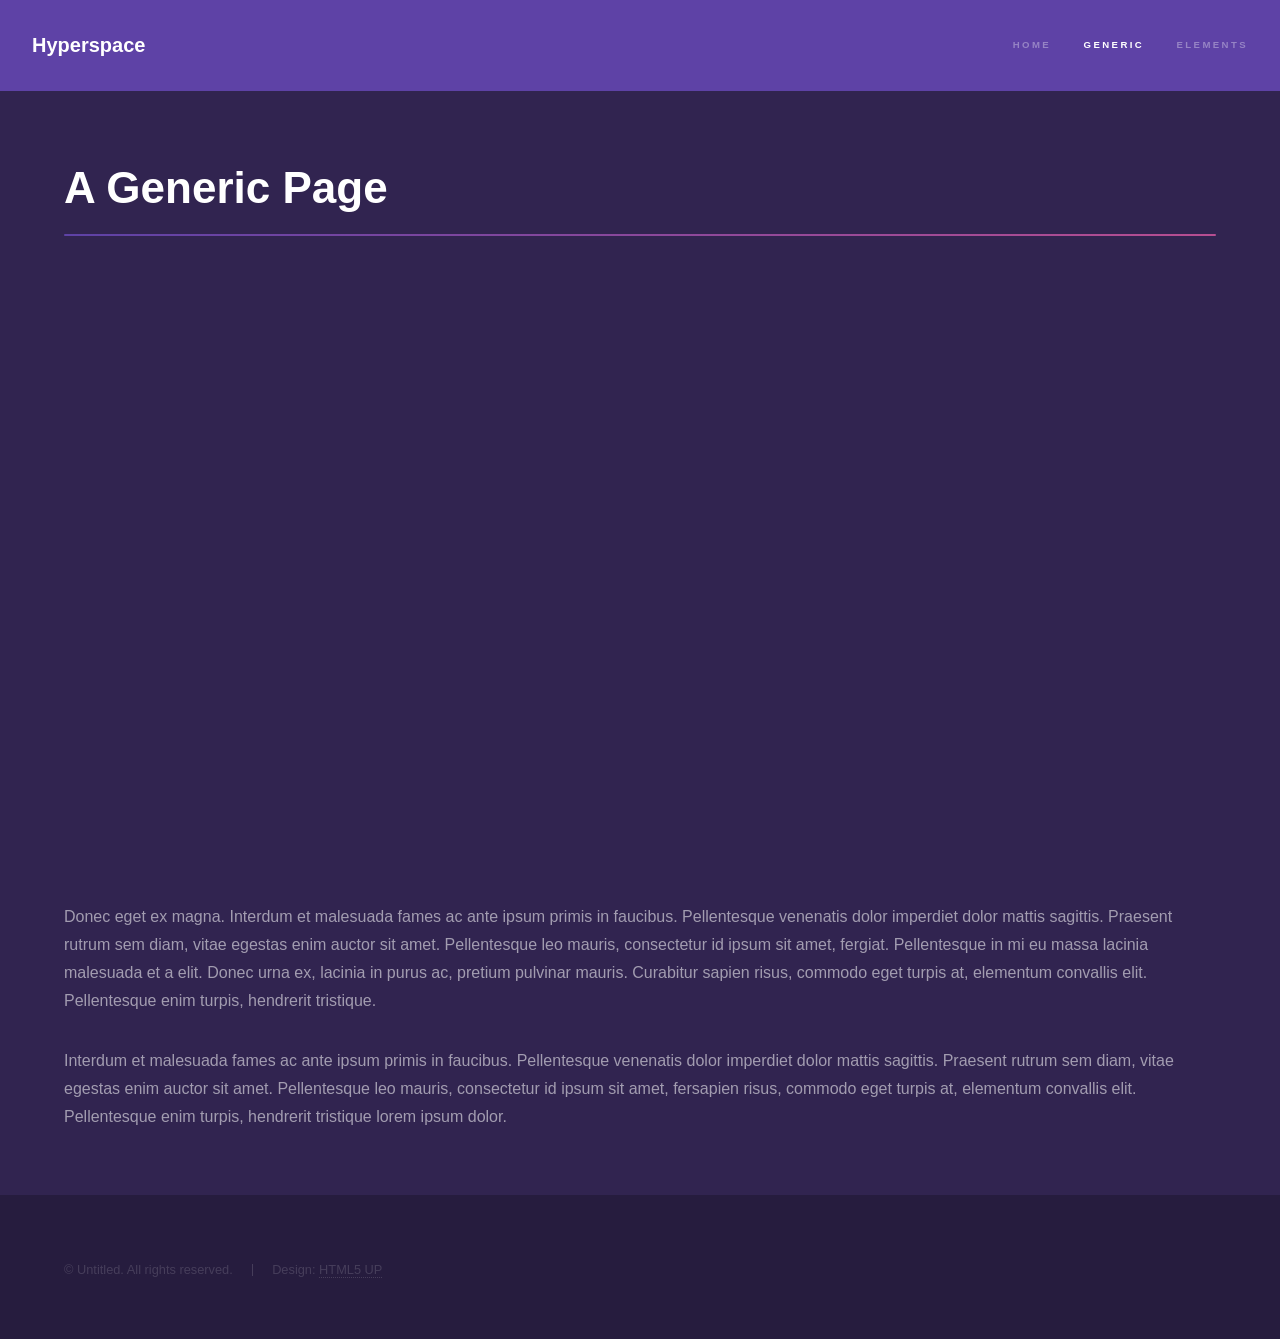
<file: generic.html>
<!DOCTYPE HTML>
<!--
	Hyperspace by HTML5 UP
	html5up.net | @ajlkn
	Free for personal and commercial use under the CCA 3.0 license (html5up.net/license)
-->
<html>
	<head>
		<title>Generic - Hyperspace by HTML5 UP</title>
		<meta charset="utf-8" />
		<meta name="viewport" content="width=device-width, initial-scale=1, user-scalable=no" />
		<link rel="stylesheet" href="assets/css/main.css" />
		<noscript><link rel="stylesheet" href="assets/css/noscript.css" /></noscript>
	</head>
	<body class="is-preload">

		<!-- Header -->
			<header id="header">
				<a href="index.html" class="title">Hyperspace</a>
				<nav>
					<ul>
						<li><a href="index.html">Home</a></li>
						<li><a href="generic.html" class="active">Generic</a></li>
						<li><a href="elements.html">Elements</a></li>
					</ul>
				</nav>
			</header>

		<!-- Wrapper -->
			<div id="wrapper">

				<!-- Main -->
					<section id="main" class="wrapper">
						<div class="inner">
							<h1 class="major">A Generic Page</h1>
							<div class="fit">
								<iframe width="800" height="600" src="https://app.powerbi.com/view?r=eyJrIjoiNzgxZWQ3ZTEtYzJmOS00MTYzLWE5N2UtMGQ5MjE4MzIxNmExIiwidCI6IjYxNmNmNTZiLTM1YWUtNDRmZS05YmRkLTM3ODEzNmVjNzM3YSJ9" frameborder="0" allowfullscreen="true"></iframe>
							</div>
							<p>Donec eget ex magna. Interdum et malesuada fames ac ante ipsum primis in faucibus. Pellentesque venenatis dolor imperdiet dolor mattis sagittis. Praesent rutrum sem diam, vitae egestas enim auctor sit amet. Pellentesque leo mauris, consectetur id ipsum sit amet, fergiat. Pellentesque in mi eu massa lacinia malesuada et a elit. Donec urna ex, lacinia in purus ac, pretium pulvinar mauris. Curabitur sapien risus, commodo eget turpis at, elementum convallis elit. Pellentesque enim turpis, hendrerit tristique.</p>
							<p>Interdum et malesuada fames ac ante ipsum primis in faucibus. Pellentesque venenatis dolor imperdiet dolor mattis sagittis. Praesent rutrum sem diam, vitae egestas enim auctor sit amet. Pellentesque leo mauris, consectetur id ipsum sit amet, fersapien risus, commodo eget turpis at, elementum convallis elit. Pellentesque enim turpis, hendrerit tristique lorem ipsum dolor.</p>
						</div>
					</section>

			</div>

		<!-- Footer -->
			<footer id="footer" class="wrapper alt">
				<div class="inner">
					<ul class="menu">
						<li>&copy; Untitled. All rights reserved.</li><li>Design: <a href="http://html5up.net">HTML5 UP</a></li>
					</ul>
				</div>
			</footer>

		<!-- Scripts -->
			<script src="assets/js/jquery.min.js"></script>
			<script src="assets/js/jquery.scrollex.min.js"></script>
			<script src="assets/js/jquery.scrolly.min.js"></script>
			<script src="assets/js/browser.min.js"></script>
			<script src="assets/js/breakpoints.min.js"></script>
			<script src="assets/js/util.js"></script>
			<script src="assets/js/main.js"></script>

	</body>
</html>
</file>
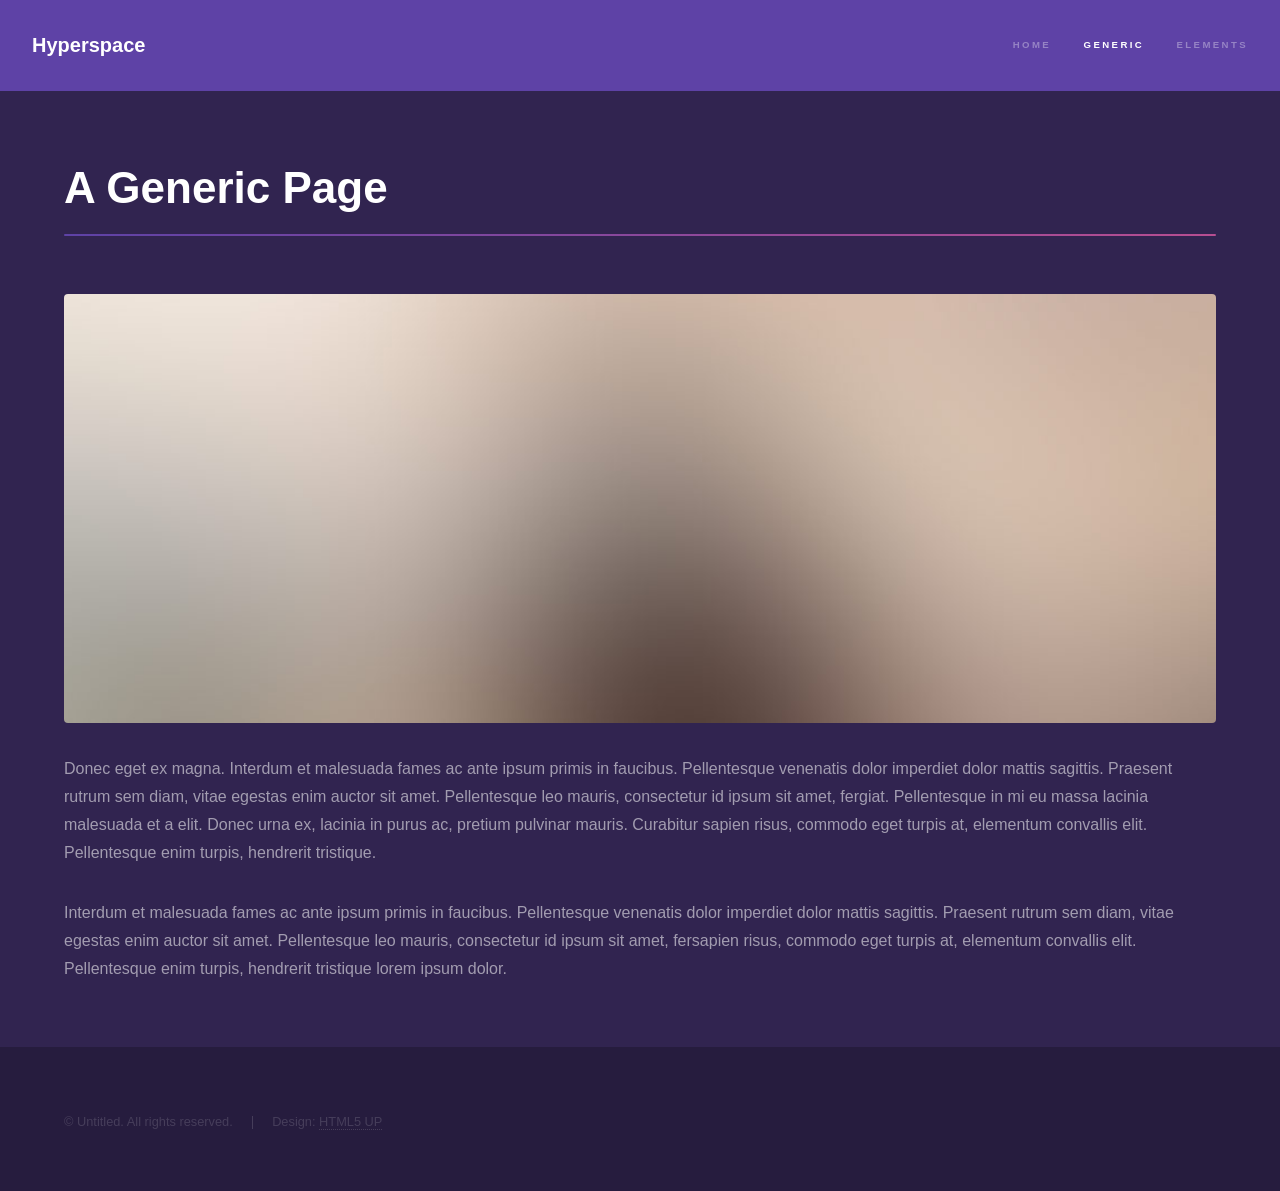
<file: portfolio/generic.html>
<!DOCTYPE HTML>
<!--
	Hyperspace by HTML5 UP
	html5up.net | @ajlkn
	Free for personal and commercial use under the CCA 3.0 license (html5up.net/license)
-->
<html>
	<head>
		<title>Generic - Hyperspace by HTML5 UP</title>
		<meta charset="utf-8" />
		<meta name="viewport" content="width=device-width, initial-scale=1, user-scalable=no" />
		<link rel="stylesheet" href="assets/css/main.css" />
		<noscript><link rel="stylesheet" href="assets/css/noscript.css" /></noscript>
	</head>
	<body class="is-preload">

		<!-- Header -->
			<header id="header">
				<a href="index.html" class="title">Hyperspace</a>
				<nav>
					<ul>
						<li><a href="index.html">Home</a></li>
						<li><a href="generic.html" class="active">Generic</a></li>
						<li><a href="elements.html">Elements</a></li>
					</ul>
				</nav>
			</header>

		<!-- Wrapper -->
			<div id="wrapper">

				<!-- Main -->
					<section id="main" class="wrapper">
						<div class="inner">
							<h1 class="major">A Generic Page</h1>
							<span class="image fit"><img src="images/pic04.jpg" alt="" /></span>
							<p>Donec eget ex magna. Interdum et malesuada fames ac ante ipsum primis in faucibus. Pellentesque venenatis dolor imperdiet dolor mattis sagittis. Praesent rutrum sem diam, vitae egestas enim auctor sit amet. Pellentesque leo mauris, consectetur id ipsum sit amet, fergiat. Pellentesque in mi eu massa lacinia malesuada et a elit. Donec urna ex, lacinia in purus ac, pretium pulvinar mauris. Curabitur sapien risus, commodo eget turpis at, elementum convallis elit. Pellentesque enim turpis, hendrerit tristique.</p>
							<p>Interdum et malesuada fames ac ante ipsum primis in faucibus. Pellentesque venenatis dolor imperdiet dolor mattis sagittis. Praesent rutrum sem diam, vitae egestas enim auctor sit amet. Pellentesque leo mauris, consectetur id ipsum sit amet, fersapien risus, commodo eget turpis at, elementum convallis elit. Pellentesque enim turpis, hendrerit tristique lorem ipsum dolor.</p>
						</div>
					</section>

			</div>

		<!-- Footer -->
			<footer id="footer" class="wrapper alt">
				<div class="inner">
					<ul class="menu">
						<li>&copy; Untitled. All rights reserved.</li><li>Design: <a href="http://html5up.net">HTML5 UP</a></li>
					</ul>
				</div>
			</footer>

		<!-- Scripts -->
			<script src="assets/js/jquery.min.js"></script>
			<script src="assets/js/jquery.scrollex.min.js"></script>
			<script src="assets/js/jquery.scrolly.min.js"></script>
			<script src="assets/js/browser.min.js"></script>
			<script src="assets/js/breakpoints.min.js"></script>
			<script src="assets/js/util.js"></script>
			<script src="assets/js/main.js"></script>

	</body>
</html>
</file>
<file: assets/css/noscript.css>
/*
	Hyperspace by HTML5 UP
	html5up.net | @ajlkn
	Free for personal and commercial use under the CCA 3.0 license (html5up.net/license)
*/

/* Spotlights */

	.spotlights > section > .image:before {
		opacity: 0 !important;
	}

	.spotlights > section > .content > .inner {
		-moz-transform: none !important;
		-webkit-transform: none !important;
		-ms-transform: none !important;
		transform: none !important;
		opacity: 1 !important;
	}

/* Wrapper */

	.wrapper > .inner {
		opacity: 1 !important;
		-moz-transform: none !important;
		-webkit-transform: none !important;
		-ms-transform: none !important;
		transform: none !important;
	}

/* Sidebar */

	#sidebar > .inner {
		opacity: 1 !important;
	}

	#sidebar nav > ul > li {
		-moz-transform: none !important;
		-webkit-transform: none !important;
		-ms-transform: none !important;
		transform: none !important;
		opacity: 1 !important;
	}
</file>
<file: portfolio/assets/css/noscript.css>
/*
	Hyperspace by HTML5 UP
	html5up.net | @ajlkn
	Free for personal and commercial use under the CCA 3.0 license (html5up.net/license)
*/

/* Spotlights */

	.spotlights > section > .image:before {
		opacity: 0 !important;
	}

	.spotlights > section > .content > .inner {
		-moz-transform: none !important;
		-webkit-transform: none !important;
		-ms-transform: none !important;
		transform: none !important;
		opacity: 1 !important;
	}

/* Wrapper */

	.wrapper > .inner {
		opacity: 1 !important;
		-moz-transform: none !important;
		-webkit-transform: none !important;
		-ms-transform: none !important;
		transform: none !important;
	}

/* Sidebar */

	#sidebar > .inner {
		opacity: 1 !important;
	}

	#sidebar nav > ul > li {
		-moz-transform: none !important;
		-webkit-transform: none !important;
		-ms-transform: none !important;
		transform: none !important;
		opacity: 1 !important;
	}
</file>
<file: assets/css/main.css>
@import url(fontawesome-all.min.css);

/*
	Hyperspace by HTML5 UP
	html5up.net | @ajlkn
	Free for personal and commercial use under the CCA 3.0 license (html5up.net/license)
*/

html, body, div, span, applet, object,
iframe, h1, h2, h3, h4, h5, h6, p, blockquote,
pre, a, abbr, acronym, address, big, cite,
code, del, dfn, em, img, ins, kbd, q, s, samp,
small, strike, strong, sub, sup, tt, var, b,
u, i, center, dl, dt, dd, ol, ul, li, fieldset,
form, label, legend, table, caption, tbody,
tfoot, thead, tr, th, td, article, aside,
canvas, details, embed, figure, figcaption,
footer, header, hgroup, menu, nav, output, ruby,
section, summary, time, mark, audio, video {
	margin: 0;
	padding: 0;
	border: 0;
	font-size: 100%;
	font: inherit;
	vertical-align: baseline;}

article, aside, details, figcaption, figure,
footer, header, hgroup, menu, nav, section {
	display: block;}

body {
	line-height: 1;
}

ol, ul {
	list-style: none;
}

blockquote, q {
	quotes: none;
}

	blockquote:before, blockquote:after, q:before, q:after {
		content: '';
		content: none;
	}

table {
	border-collapse: collapse;
	border-spacing: 0;
}

body {
	-webkit-text-size-adjust: none;
}

mark {
	background-color: transparent;
	color: inherit;
}

input::-moz-focus-inner {
	border: 0;
	padding: 0;
}

input, select, textarea {
	-moz-appearance: none;
	-webkit-appearance: none;
	-ms-appearance: none;
	appearance: none;
}

/* Basic */

	@-ms-viewport {
		width: device-width;
	}

	body {
		-ms-overflow-style: scrollbar;
	}

	@media screen and (max-width: 480px) {

		html, body {
			min-width: 320px;
		}

	}

	html {
		box-sizing: border-box;
	}

	*, *:before, *:after {
		box-sizing: inherit;
	}

	body {
		background: #312450;
	}

		body.is-preload *, body.is-preload *:before, body.is-preload *:after {
			-moz-animation: none !important;
			-webkit-animation: none !important;
			-ms-animation: none !important;
			animation: none !important;
			-moz-transition: none !important;
			-webkit-transition: none !important;
			-ms-transition: none !important;
			transition: none !important;
		}

/* Type */

	body, input, select, textarea {
		color: rgba(255, 255, 255, 0.55);
		font-family: Arial, Helvetica, sans-serif;
		font-size: 16.5pt;
		font-weight: normal;
		line-height: 1.75;
	}

		@media screen and (max-width: 1680px) {

			body, input, select, textarea {
				font-size: 13pt;
			}

		}

		@media screen and (max-width: 1280px) {

			body, input, select, textarea {
				font-size: 12pt;
			}

		}

		@media screen and (max-width: 360px) {

			body, input, select, textarea {
				font-size: 11pt;
			}

		}

	a {
		-moz-transition: color 0.2s ease, border-bottom-color 0.2s ease;
		-webkit-transition: color 0.2s ease, border-bottom-color 0.2s ease;
		-ms-transition: color 0.2s ease, border-bottom-color 0.2s ease;
		transition: color 0.2s ease, border-bottom-color 0.2s ease;
		border-bottom: dotted 1px rgba(255, 255, 255, 0.35);
		color: inherit;
		text-decoration: none;
	}

		a:hover {
			border-bottom-color: transparent;
			color: #ffffff;
		}

	strong, b {
		color: #ffffff;
		font-weight: bold;
	}

	em, i {
		font-style: italic;
	}

	p {
		margin: 0 0 2em 0;
	}

	h1, h2, h3, h4, h5, h6 {
		color: #ffffff;
		font-weight: bold;
		line-height: 1.5;
		margin: 0 0 0.5em 0;
	}

		h1 a, h2 a, h3 a, h4 a, h5 a, h6 a {
			color: inherit;
			text-decoration: none;
		}

	h1 {
		font-size: 2.75em;
	}

		h1.major {
			margin: 0 0 1.3em 0;
			position: relative;
			padding-bottom: 0.35em;
		}

			h1.major:after {
				background-image: -moz-linear-gradient(to right, #5e42a6, #b74e91);
				background-image: -webkit-linear-gradient(to right, #5e42a6, #b74e91);
				background-image: -ms-linear-gradient(to right, #5e42a6, #b74e91);
				background-image: linear-gradient(to right, #5e42a6, #b74e91);
				-moz-transition: max-width 0.2s ease;
				-webkit-transition: max-width 0.2s ease;
				-ms-transition: max-width 0.2s ease;
				transition: max-width 0.2s ease;
				border-radius: 0.2em;
				bottom: 0;
				content: '';
				height: 0.05em;
				position: absolute;
				right: 0;
				width: 100%;
			}

	h2 {
		font-size: 1.75em;
	}

	h3 {
		font-size: 1.1em;
	}

	h4 {
		font-size: 1em;
	}

	h5 {
		font-size: 0.8em;
	}

	h6 {
		font-size: 0.6em;
	}

	@media screen and (max-width: 736px) {

		h1 {
			font-size: 2em;
		}

		h2 {
			font-size: 1.25em;
		}

		h3 {
			font-size: 1em;
		}

		h4 {
			font-size: 0.8em;
		}

		h5 {
			font-size: 0.6em;
		}

		h6 {
			font-size: 0.6em;
		}

	}

	sub {
		font-size: 0.8em;
		position: relative;
		top: 0.5em;
	}

	sup {
		font-size: 0.8em;
		position: relative;
		top: -0.5em;
	}

	blockquote {
		border-left: solid 4px rgba(255, 255, 255, 0.15);
		font-style: italic;
		margin: 0 0 2em 0;
		padding: 0.5em 0 0.5em 2em;
	}

	code {
		background: rgba(255, 255, 255, 0.05);
		border-radius: 0.25em;
		border: solid 1px rgba(255, 255, 255, 0.15);
		font-family: "Courier New", monospace;
		font-size: 0.9em;
		margin: 0 0.25em;
		padding: 0.25em 0.65em;
	}

	pre {
		-webkit-overflow-scrolling: touch;
		font-family: "Courier New", monospace;
		font-size: 0.9em;
		margin: 0 0 2em 0;
	}

		pre code {
			display: block;
			line-height: 1.75em;
			padding: 1em 1.5em;
			overflow-x: auto;
		}

	hr {
		border: 0;
		border-bottom: solid 1px rgba(255, 255, 255, 0.15);
		margin: 2em 0;
	}

		hr.major {
			margin: 3em 0;
		}

	.align-left {
		text-align: left;
	}

	.align-center {
		text-align: center;
	}

	.align-right {
		text-align: right;
	}

/* Row */

	.row {
		display: flex;
		flex-wrap: wrap;
		box-sizing: border-box;
		align-items: stretch;
	}

		.row > * {
			box-sizing: border-box;
		}

		.row.gtr-uniform > * > :last-child {
			margin-bottom: 0;
		}

		.row.aln-left {
			justify-content: flex-start;
		}

		.row.aln-center {
			justify-content: center;
		}

		.row.aln-right {
			justify-content: flex-end;
		}

		.row.aln-top {
			align-items: flex-start;
		}

		.row.aln-middle {
			align-items: center;
		}

		.row.aln-bottom {
			align-items: flex-end;
		}

		.row > .imp {
			order: -1;
		}

		.row > .col-1 {
			width: 8.33333%;
		}

		.row > .off-1 {
			margin-left: 8.33333%;
		}

		.row > .col-2 {
			width: 16.66667%;
		}

		.row > .off-2 {
			margin-left: 16.66667%;
		}

		.row > .col-3 {
			width: 25%;
		}

		.row > .off-3 {
			margin-left: 25%;
		}

		.row > .col-4 {
			width: 33.33333%;
		}

		.row > .off-4 {
			margin-left: 33.33333%;
		}

		.row > .col-5 {
			width: 41.66667%;
		}

		.row > .off-5 {
			margin-left: 41.66667%;
		}

		.row > .col-6 {
			width: 50%;
		}

		.row > .off-6 {
			margin-left: 50%;
		}

		.row > .col-7 {
			width: 58.33333%;
		}

		.row > .off-7 {
			margin-left: 58.33333%;
		}

		.row > .col-8 {
			width: 66.66667%;
		}

		.row > .off-8 {
			margin-left: 66.66667%;
		}

		.row > .col-9 {
			width: 75%;
		}

		.row > .off-9 {
			margin-left: 75%;
		}

		.row > .col-10 {
			width: 83.33333%;
		}

		.row > .off-10 {
			margin-left: 83.33333%;
		}

		.row > .col-11 {
			width: 91.66667%;
		}

		.row > .off-11 {
			margin-left: 91.66667%;
		}

		.row > .col-12 {
			width: 100%;
		}

		.row > .off-12 {
			margin-left: 100%;
		}

		.row.gtr-0 {
			margin-top: 0;
			margin-left: 0em;
		}

			.row.gtr-0 > * {
				padding: 0 0 0 0em;
			}

			.row.gtr-0.gtr-uniform {
				margin-top: 0em;
			}

				.row.gtr-0.gtr-uniform > * {
					padding-top: 0em;
				}

		.row.gtr-25 {
			margin-top: 0;
			margin-left: -0.375em;
		}

			.row.gtr-25 > * {
				padding: 0 0 0 0.375em;
			}

			.row.gtr-25.gtr-uniform {
				margin-top: -0.375em;
			}

				.row.gtr-25.gtr-uniform > * {
					padding-top: 0.375em;
				}

		.row.gtr-50 {
			margin-top: 0;
			margin-left: -0.75em;
		}

			.row.gtr-50 > * {
				padding: 0 0 0 0.75em;
			}

			.row.gtr-50.gtr-uniform {
				margin-top: -0.75em;
			}

				.row.gtr-50.gtr-uniform > * {
					padding-top: 0.75em;
				}

		.row {
			margin-top: 0;
			margin-left: -1.5em;
		}

			.row > * {
				padding: 0 0 0 1.5em;
			}

			.row.gtr-uniform {
				margin-top: -1.5em;
			}

				.row.gtr-uniform > * {
					padding-top: 1.5em;
				}

		.row.gtr-150 {
			margin-top: 0;
			margin-left: -2.25em;
		}

			.row.gtr-150 > * {
				padding: 0 0 0 2.25em;
			}

			.row.gtr-150.gtr-uniform {
				margin-top: -2.25em;
			}

				.row.gtr-150.gtr-uniform > * {
					padding-top: 2.25em;
				}

		.row.gtr-200 {
			margin-top: 0;
			margin-left: -3em;
		}

			.row.gtr-200 > * {
				padding: 0 0 0 3em;
			}

			.row.gtr-200.gtr-uniform {
				margin-top: -3em;
			}

				.row.gtr-200.gtr-uniform > * {
					padding-top: 3em;
				}

		@media screen and (max-width: 1680px) {

			.row {
				display: flex;
				flex-wrap: wrap;
				box-sizing: border-box;
				align-items: stretch;
			}

				.row > * {
					box-sizing: border-box;
				}

				.row.gtr-uniform > * > :last-child {
					margin-bottom: 0;
				}

				.row.aln-left {
					justify-content: flex-start;
				}

				.row.aln-center {
					justify-content: center;
				}

				.row.aln-right {
					justify-content: flex-end;
				}

				.row.aln-top {
					align-items: flex-start;
				}

				.row.aln-middle {
					align-items: center;
				}

				.row.aln-bottom {
					align-items: flex-end;
				}

				.row > .imp-xlarge {
					order: -1;
				}

				.row > .col-1-xlarge {
					width: 8.33333%;
				}

				.row > .off-1-xlarge {
					margin-left: 8.33333%;
				}

				.row > .col-2-xlarge {
					width: 16.66667%;
				}

				.row > .off-2-xlarge {
					margin-left: 16.66667%;
				}

				.row > .col-3-xlarge {
					width: 25%;
				}

				.row > .off-3-xlarge {
					margin-left: 25%;
				}

				.row > .col-4-xlarge {
					width: 33.33333%;
				}

				.row > .off-4-xlarge {
					margin-left: 33.33333%;
				}

				.row > .col-5-xlarge {
					width: 41.66667%;
				}

				.row > .off-5-xlarge {
					margin-left: 41.66667%;
				}

				.row > .col-6-xlarge {
					width: 50%;
				}

				.row > .off-6-xlarge {
					margin-left: 50%;
				}

				.row > .col-7-xlarge {
					width: 58.33333%;
				}

				.row > .off-7-xlarge {
					margin-left: 58.33333%;
				}

				.row > .col-8-xlarge {
					width: 66.66667%;
				}

				.row > .off-8-xlarge {
					margin-left: 66.66667%;
				}

				.row > .col-9-xlarge {
					width: 75%;
				}

				.row > .off-9-xlarge {
					margin-left: 75%;
				}

				.row > .col-10-xlarge {
					width: 83.33333%;
				}

				.row > .off-10-xlarge {
					margin-left: 83.33333%;
				}

				.row > .col-11-xlarge {
					width: 91.66667%;
				}

				.row > .off-11-xlarge {
					margin-left: 91.66667%;
				}

				.row > .col-12-xlarge {
					width: 100%;
				}

				.row > .off-12-xlarge {
					margin-left: 100%;
				}

				.row.gtr-0 {
					margin-top: 0;
					margin-left: 0em;
				}

					.row.gtr-0 > * {
						padding: 0 0 0 0em;
					}

					.row.gtr-0.gtr-uniform {
						margin-top: 0em;
					}

						.row.gtr-0.gtr-uniform > * {
							padding-top: 0em;
						}

				.row.gtr-25 {
					margin-top: 0;
					margin-left: -0.375em;
				}

					.row.gtr-25 > * {
						padding: 0 0 0 0.375em;
					}

					.row.gtr-25.gtr-uniform {
						margin-top: -0.375em;
					}

						.row.gtr-25.gtr-uniform > * {
							padding-top: 0.375em;
						}

				.row.gtr-50 {
					margin-top: 0;
					margin-left: -0.75em;
				}

					.row.gtr-50 > * {
						padding: 0 0 0 0.75em;
					}

					.row.gtr-50.gtr-uniform {
						margin-top: -0.75em;
					}

						.row.gtr-50.gtr-uniform > * {
							padding-top: 0.75em;
						}

				.row {
					margin-top: 0;
					margin-left: -1.5em;
				}

					.row > * {
						padding: 0 0 0 1.5em;
					}

					.row.gtr-uniform {
						margin-top: -1.5em;
					}

						.row.gtr-uniform > * {
							padding-top: 1.5em;
						}

				.row.gtr-150 {
					margin-top: 0;
					margin-left: -2.25em;
				}

					.row.gtr-150 > * {
						padding: 0 0 0 2.25em;
					}

					.row.gtr-150.gtr-uniform {
						margin-top: -2.25em;
					}

						.row.gtr-150.gtr-uniform > * {
							padding-top: 2.25em;
						}

				.row.gtr-200 {
					margin-top: 0;
					margin-left: -3em;
				}

					.row.gtr-200 > * {
						padding: 0 0 0 3em;
					}

					.row.gtr-200.gtr-uniform {
						margin-top: -3em;
					}

						.row.gtr-200.gtr-uniform > * {
							padding-top: 3em;
						}

		}

		@media screen and (max-width: 1280px) {

			.row {
				display: flex;
				flex-wrap: wrap;
				box-sizing: border-box;
				align-items: stretch;
			}

				.row > * {
					box-sizing: border-box;
				}

				.row.gtr-uniform > * > :last-child {
					margin-bottom: 0;
				}

				.row.aln-left {
					justify-content: flex-start;
				}

				.row.aln-center {
					justify-content: center;
				}

				.row.aln-right {
					justify-content: flex-end;
				}

				.row.aln-top {
					align-items: flex-start;
				}

				.row.aln-middle {
					align-items: center;
				}

				.row.aln-bottom {
					align-items: flex-end;
				}

				.row > .imp-large {
					order: -1;
				}

				.row > .col-1-large {
					width: 8.33333%;
				}

				.row > .off-1-large {
					margin-left: 8.33333%;
				}

				.row > .col-2-large {
					width: 16.66667%;
				}

				.row > .off-2-large {
					margin-left: 16.66667%;
				}

				.row > .col-3-large {
					width: 25%;
				}

				.row > .off-3-large {
					margin-left: 25%;
				}

				.row > .col-4-large {
					width: 33.33333%;
				}

				.row > .off-4-large {
					margin-left: 33.33333%;
				}

				.row > .col-5-large {
					width: 41.66667%;
				}

				.row > .off-5-large {
					margin-left: 41.66667%;
				}

				.row > .col-6-large {
					width: 50%;
				}

				.row > .off-6-large {
					margin-left: 50%;
				}

				.row > .col-7-large {
					width: 58.33333%;
				}

				.row > .off-7-large {
					margin-left: 58.33333%;
				}

				.row > .col-8-large {
					width: 66.66667%;
				}

				.row > .off-8-large {
					margin-left: 66.66667%;
				}

				.row > .col-9-large {
					width: 75%;
				}

				.row > .off-9-large {
					margin-left: 75%;
				}

				.row > .col-10-large {
					width: 83.33333%;
				}

				.row > .off-10-large {
					margin-left: 83.33333%;
				}

				.row > .col-11-large {
					width: 91.66667%;
				}

				.row > .off-11-large {
					margin-left: 91.66667%;
				}

				.row > .col-12-large {
					width: 100%;
				}

				.row > .off-12-large {
					margin-left: 100%;
				}

				.row.gtr-0 {
					margin-top: 0;
					margin-left: 0em;
				}

					.row.gtr-0 > * {
						padding: 0 0 0 0em;
					}

					.row.gtr-0.gtr-uniform {
						margin-top: 0em;
					}

						.row.gtr-0.gtr-uniform > * {
							padding-top: 0em;
						}

				.row.gtr-25 {
					margin-top: 0;
					margin-left: -0.375em;
				}

					.row.gtr-25 > * {
						padding: 0 0 0 0.375em;
					}

					.row.gtr-25.gtr-uniform {
						margin-top: -0.375em;
					}

						.row.gtr-25.gtr-uniform > * {
							padding-top: 0.375em;
						}

				.row.gtr-50 {
					margin-top: 0;
					margin-left: -0.75em;
				}

					.row.gtr-50 > * {
						padding: 0 0 0 0.75em;
					}

					.row.gtr-50.gtr-uniform {
						margin-top: -0.75em;
					}

						.row.gtr-50.gtr-uniform > * {
							padding-top: 0.75em;
						}

				.row {
					margin-top: 0;
					margin-left: -1.5em;
				}

					.row > * {
						padding: 0 0 0 1.5em;
					}

					.row.gtr-uniform {
						margin-top: -1.5em;
					}

						.row.gtr-uniform > * {
							padding-top: 1.5em;
						}

				.row.gtr-150 {
					margin-top: 0;
					margin-left: -2.25em;
				}

					.row.gtr-150 > * {
						padding: 0 0 0 2.25em;
					}

					.row.gtr-150.gtr-uniform {
						margin-top: -2.25em;
					}

						.row.gtr-150.gtr-uniform > * {
							padding-top: 2.25em;
						}

				.row.gtr-200 {
					margin-top: 0;
					margin-left: -3em;
				}

					.row.gtr-200 > * {
						padding: 0 0 0 3em;
					}

					.row.gtr-200.gtr-uniform {
						margin-top: -3em;
					}

						.row.gtr-200.gtr-uniform > * {
							padding-top: 3em;
						}

		}

		@media screen and (max-width: 980px) {

			.row {
				display: flex;
				flex-wrap: wrap;
				box-sizing: border-box;
				align-items: stretch;
			}

				.row > * {
					box-sizing: border-box;
				}

				.row.gtr-uniform > * > :last-child {
					margin-bottom: 0;
				}

				.row.aln-left {
					justify-content: flex-start;
				}

				.row.aln-center {
					justify-content: center;
				}

				.row.aln-right {
					justify-content: flex-end;
				}

				.row.aln-top {
					align-items: flex-start;
				}

				.row.aln-middle {
					align-items: center;
				}

				.row.aln-bottom {
					align-items: flex-end;
				}

				.row > .imp-medium {
					order: -1;
				}

				.row > .col-1-medium {
					width: 8.33333%;
				}

				.row > .off-1-medium {
					margin-left: 8.33333%;
				}

				.row > .col-2-medium {
					width: 16.66667%;
				}

				.row > .off-2-medium {
					margin-left: 16.66667%;
				}

				.row > .col-3-medium {
					width: 25%;
				}

				.row > .off-3-medium {
					margin-left: 25%;
				}

				.row > .col-4-medium {
					width: 33.33333%;
				}

				.row > .off-4-medium {
					margin-left: 33.33333%;
				}

				.row > .col-5-medium {
					width: 41.66667%;
				}

				.row > .off-5-medium {
					margin-left: 41.66667%;
				}

				.row > .col-6-medium {
					width: 50%;
				}

				.row > .off-6-medium {
					margin-left: 50%;
				}

				.row > .col-7-medium {
					width: 58.33333%;
				}

				.row > .off-7-medium {
					margin-left: 58.33333%;
				}

				.row > .col-8-medium {
					width: 66.66667%;
				}

				.row > .off-8-medium {
					margin-left: 66.66667%;
				}

				.row > .col-9-medium {
					width: 75%;
				}

				.row > .off-9-medium {
					margin-left: 75%;
				}

				.row > .col-10-medium {
					width: 83.33333%;
				}

				.row > .off-10-medium {
					margin-left: 83.33333%;
				}

				.row > .col-11-medium {
					width: 91.66667%;
				}

				.row > .off-11-medium {
					margin-left: 91.66667%;
				}

				.row > .col-12-medium {
					width: 100%;
				}

				.row > .off-12-medium {
					margin-left: 100%;
				}

				.row.gtr-0 {
					margin-top: 0;
					margin-left: 0em;
				}

					.row.gtr-0 > * {
						padding: 0 0 0 0em;
					}

					.row.gtr-0.gtr-uniform {
						margin-top: 0em;
					}

						.row.gtr-0.gtr-uniform > * {
							padding-top: 0em;
						}

				.row.gtr-25 {
					margin-top: 0;
					margin-left: -0.375em;
				}

					.row.gtr-25 > * {
						padding: 0 0 0 0.375em;
					}

					.row.gtr-25.gtr-uniform {
						margin-top: -0.375em;
					}

						.row.gtr-25.gtr-uniform > * {
							padding-top: 0.375em;
						}

				.row.gtr-50 {
					margin-top: 0;
					margin-left: -0.75em;
				}

					.row.gtr-50 > * {
						padding: 0 0 0 0.75em;
					}

					.row.gtr-50.gtr-uniform {
						margin-top: -0.75em;
					}

						.row.gtr-50.gtr-uniform > * {
							padding-top: 0.75em;
						}

				.row {
					margin-top: 0;
					margin-left: -1.5em;
				}

					.row > * {
						padding: 0 0 0 1.5em;
					}

					.row.gtr-uniform {
						margin-top: -1.5em;
					}

						.row.gtr-uniform > * {
							padding-top: 1.5em;
						}

				.row.gtr-150 {
					margin-top: 0;
					margin-left: -2.25em;
				}

					.row.gtr-150 > * {
						padding: 0 0 0 2.25em;
					}

					.row.gtr-150.gtr-uniform {
						margin-top: -2.25em;
					}

						.row.gtr-150.gtr-uniform > * {
							padding-top: 2.25em;
						}

				.row.gtr-200 {
					margin-top: 0;
					margin-left: -3em;
				}

					.row.gtr-200 > * {
						padding: 0 0 0 3em;
					}

					.row.gtr-200.gtr-uniform {
						margin-top: -3em;
					}

						.row.gtr-200.gtr-uniform > * {
							padding-top: 3em;
						}

		}

		@media screen and (max-width: 736px) {

			.row {
				display: flex;
				flex-wrap: wrap;
				box-sizing: border-box;
				align-items: stretch;
			}

				.row > * {
					box-sizing: border-box;
				}

				.row.gtr-uniform > * > :last-child {
					margin-bottom: 0;
				}

				.row.aln-left {
					justify-content: flex-start;
				}

				.row.aln-center {
					justify-content: center;
				}

				.row.aln-right {
					justify-content: flex-end;
				}

				.row.aln-top {
					align-items: flex-start;
				}

				.row.aln-middle {
					align-items: center;
				}

				.row.aln-bottom {
					align-items: flex-end;
				}

				.row > .imp-small {
					order: -1;
				}

				.row > .col-1-small {
					width: 8.33333%;
				}

				.row > .off-1-small {
					margin-left: 8.33333%;
				}

				.row > .col-2-small {
					width: 16.66667%;
				}

				.row > .off-2-small {
					margin-left: 16.66667%;
				}

				.row > .col-3-small {
					width: 25%;
				}

				.row > .off-3-small {
					margin-left: 25%;
				}

				.row > .col-4-small {
					width: 33.33333%;
				}

				.row > .off-4-small {
					margin-left: 33.33333%;
				}

				.row > .col-5-small {
					width: 41.66667%;
				}

				.row > .off-5-small {
					margin-left: 41.66667%;
				}

				.row > .col-6-small {
					width: 50%;
				}

				.row > .off-6-small {
					margin-left: 50%;
				}

				.row > .col-7-small {
					width: 58.33333%;
				}

				.row > .off-7-small {
					margin-left: 58.33333%;
				}

				.row > .col-8-small {
					width: 66.66667%;
				}

				.row > .off-8-small {
					margin-left: 66.66667%;
				}

				.row > .col-9-small {
					width: 75%;
				}

				.row > .off-9-small {
					margin-left: 75%;
				}

				.row > .col-10-small {
					width: 83.33333%;
				}

				.row > .off-10-small {
					margin-left: 83.33333%;
				}

				.row > .col-11-small {
					width: 91.66667%;
				}

				.row > .off-11-small {
					margin-left: 91.66667%;
				}

				.row > .col-12-small {
					width: 100%;
				}

				.row > .off-12-small {
					margin-left: 100%;
				}

				.row.gtr-0 {
					margin-top: 0;
					margin-left: 0em;
				}

					.row.gtr-0 > * {
						padding: 0 0 0 0em;
					}

					.row.gtr-0.gtr-uniform {
						margin-top: 0em;
					}

						.row.gtr-0.gtr-uniform > * {
							padding-top: 0em;
						}

				.row.gtr-25 {
					margin-top: 0;
					margin-left: -0.375em;
				}

					.row.gtr-25 > * {
						padding: 0 0 0 0.375em;
					}

					.row.gtr-25.gtr-uniform {
						margin-top: -0.375em;
					}

						.row.gtr-25.gtr-uniform > * {
							padding-top: 0.375em;
						}

				.row.gtr-50 {
					margin-top: 0;
					margin-left: -0.75em;
				}

					.row.gtr-50 > * {
						padding: 0 0 0 0.75em;
					}

					.row.gtr-50.gtr-uniform {
						margin-top: -0.75em;
					}

						.row.gtr-50.gtr-uniform > * {
							padding-top: 0.75em;
						}

				.row {
					margin-top: 0;
					margin-left: -1.5em;
				}

					.row > * {
						padding: 0 0 0 1.5em;
					}

					.row.gtr-uniform {
						margin-top: -1.5em;
					}

						.row.gtr-uniform > * {
							padding-top: 1.5em;
						}

				.row.gtr-150 {
					margin-top: 0;
					margin-left: -2.25em;
				}

					.row.gtr-150 > * {
						padding: 0 0 0 2.25em;
					}

					.row.gtr-150.gtr-uniform {
						margin-top: -2.25em;
					}

						.row.gtr-150.gtr-uniform > * {
							padding-top: 2.25em;
						}

				.row.gtr-200 {
					margin-top: 0;
					margin-left: -3em;
				}

					.row.gtr-200 > * {
						padding: 0 0 0 3em;
					}

					.row.gtr-200.gtr-uniform {
						margin-top: -3em;
					}

						.row.gtr-200.gtr-uniform > * {
							padding-top: 3em;
						}

		}

		@media screen and (max-width: 480px) {

			.row {
				display: flex;
				flex-wrap: wrap;
				box-sizing: border-box;
				align-items: stretch;
			}

				.row > * {
					box-sizing: border-box;
				}

				.row.gtr-uniform > * > :last-child {
					margin-bottom: 0;
				}

				.row.aln-left {
					justify-content: flex-start;
				}

				.row.aln-center {
					justify-content: center;
				}

				.row.aln-right {
					justify-content: flex-end;
				}

				.row.aln-top {
					align-items: flex-start;
				}

				.row.aln-middle {
					align-items: center;
				}

				.row.aln-bottom {
					align-items: flex-end;
				}

				.row > .imp-xsmall {
					order: -1;
				}

				.row > .col-1-xsmall {
					width: 8.33333%;
				}

				.row > .off-1-xsmall {
					margin-left: 8.33333%;
				}

				.row > .col-2-xsmall {
					width: 16.66667%;
				}

				.row > .off-2-xsmall {
					margin-left: 16.66667%;
				}

				.row > .col-3-xsmall {
					width: 25%;
				}

				.row > .off-3-xsmall {
					margin-left: 25%;
				}

				.row > .col-4-xsmall {
					width: 33.33333%;
				}

				.row > .off-4-xsmall {
					margin-left: 33.33333%;
				}

				.row > .col-5-xsmall {
					width: 41.66667%;
				}

				.row > .off-5-xsmall {
					margin-left: 41.66667%;
				}

				.row > .col-6-xsmall {
					width: 50%;
				}

				.row > .off-6-xsmall {
					margin-left: 50%;
				}

				.row > .col-7-xsmall {
					width: 58.33333%;
				}

				.row > .off-7-xsmall {
					margin-left: 58.33333%;
				}

				.row > .col-8-xsmall {
					width: 66.66667%;
				}

				.row > .off-8-xsmall {
					margin-left: 66.66667%;
				}

				.row > .col-9-xsmall {
					width: 75%;
				}

				.row > .off-9-xsmall {
					margin-left: 75%;
				}

				.row > .col-10-xsmall {
					width: 83.33333%;
				}

				.row > .off-10-xsmall {
					margin-left: 83.33333%;
				}

				.row > .col-11-xsmall {
					width: 91.66667%;
				}

				.row > .off-11-xsmall {
					margin-left: 91.66667%;
				}

				.row > .col-12-xsmall {
					width: 100%;
				}

				.row > .off-12-xsmall {
					margin-left: 100%;
				}

				.row.gtr-0 {
					margin-top: 0;
					margin-left: 0em;
				}

					.row.gtr-0 > * {
						padding: 0 0 0 0em;
					}

					.row.gtr-0.gtr-uniform {
						margin-top: 0em;
					}

						.row.gtr-0.gtr-uniform > * {
							padding-top: 0em;
						}

				.row.gtr-25 {
					margin-top: 0;
					margin-left: -0.375em;
				}

					.row.gtr-25 > * {
						padding: 0 0 0 0.375em;
					}

					.row.gtr-25.gtr-uniform {
						margin-top: -0.375em;
					}

						.row.gtr-25.gtr-uniform > * {
							padding-top: 0.375em;
						}

				.row.gtr-50 {
					margin-top: 0;
					margin-left: -0.75em;
				}

					.row.gtr-50 > * {
						padding: 0 0 0 0.75em;
					}

					.row.gtr-50.gtr-uniform {
						margin-top: -0.75em;
					}

						.row.gtr-50.gtr-uniform > * {
							padding-top: 0.75em;
						}

				.row {
					margin-top: 0;
					margin-left: -1.5em;
				}

					.row > * {
						padding: 0 0 0 1.5em;
					}

					.row.gtr-uniform {
						margin-top: -1.5em;
					}

						.row.gtr-uniform > * {
							padding-top: 1.5em;
						}

				.row.gtr-150 {
					margin-top: 0;
					margin-left: -2.25em;
				}

					.row.gtr-150 > * {
						padding: 0 0 0 2.25em;
					}

					.row.gtr-150.gtr-uniform {
						margin-top: -2.25em;
					}

						.row.gtr-150.gtr-uniform > * {
							padding-top: 2.25em;
						}

				.row.gtr-200 {
					margin-top: 0;
					margin-left: -3em;
				}

					.row.gtr-200 > * {
						padding: 0 0 0 3em;
					}

					.row.gtr-200.gtr-uniform {
						margin-top: -3em;
					}

						.row.gtr-200.gtr-uniform > * {
							padding-top: 3em;
						}

		}

/* Box */

	.box {
		border-radius: 0.25em;
		border: solid 1px rgba(255, 255, 255, 0.15);
		margin-bottom: 2em;
		padding: 1.5em;
	}

		.box > :last-child,
		.box > :last-child > :last-child,
		.box > :last-child > :last-child > :last-child {
			margin-bottom: 0;
		}

		.box.alt {
			border: 0;
			border-radius: 0;
			padding: 0;
		}

/* Button */

	input[type="submit"],
	input[type="reset"],
	input[type="button"],
	button,
	.button {
		-moz-appearance: none;
		-webkit-appearance: none;
		-ms-appearance: none;
		appearance: none;
		-moz-transition: border-color 0.2s ease;
		-webkit-transition: border-color 0.2s ease;
		-ms-transition: border-color 0.2s ease;
		transition: border-color 0.2s ease;
		background-color: transparent;
		border: solid 1px !important;
		border-color: rgba(255, 255, 255, 0.15) !important;
		border-radius: 3em;
		color: #ffffff !important;
		cursor: pointer;
		display: inline-block;
		font-size: 0.6em;
		font-weight: bold;
		height: calc(4.75em + 2px);
		letter-spacing: 0.25em;
		line-height: 4.75em;
		outline: 0;
		padding: 0 3.75em;
		position: relative;
		text-align: center;
		text-decoration: none;
		text-transform: uppercase;
		white-space: nowrap;
	}

		input[type="submit"]:after,
		input[type="reset"]:after,
		input[type="button"]:after,
		button:after,
		.button:after {
			-moz-transform: scale(0.25);
			-webkit-transform: scale(0.25);
			-ms-transform: scale(0.25);
			transform: scale(0.25);
			pointer-events: none;
			-moz-transition: opacity 0.2s ease, -moz-transform 0.2s ease;
			-webkit-transition: opacity 0.2s ease, -webkit-transform 0.2s ease;
			-ms-transition: opacity 0.2s ease, -ms-transform 0.2s ease;
			transition: opacity 0.2s ease, transform 0.2s ease;
			background: #ffffff;
			border-radius: 3em;
			content: '';
			height: 100%;
			left: 0;
			opacity: 0;
			position: absolute;
			top: 0;
			width: 100%;
		}

		input[type="submit"].icon:before,
		input[type="reset"].icon:before,
		input[type="button"].icon:before,
		button.icon:before,
		.button.icon:before {
			margin-right: 0.75em;
		}

		input[type="submit"].fit,
		input[type="reset"].fit,
		input[type="button"].fit,
		button.fit,
		.button.fit {
			width: 100%;
		}

		input[type="submit"].small,
		input[type="reset"].small,
		input[type="button"].small,
		button.small,
		.button.small {
			font-size: 0.4em;
		}

		input[type="submit"].large,
		input[type="reset"].large,
		input[type="button"].large,
		button.large,
		.button.large {
			font-size: 0.8em;
		}

		input[type="submit"].primary,
		input[type="reset"].primary,
		input[type="button"].primary,
		button.primary,
		.button.primary {
			background-color: #ffffff;
			color: #312450 !important;
		}

			input[type="submit"].primary:after,
			input[type="reset"].primary:after,
			input[type="button"].primary:after,
			button.primary:after,
			.button.primary:after {
				display: none;
			}

		input[type="submit"].disabled, input[type="submit"]:disabled,
		input[type="reset"].disabled,
		input[type="reset"]:disabled,
		input[type="button"].disabled,
		input[type="button"]:disabled,
		button.disabled,
		button:disabled,
		.button.disabled,
		.button:disabled {
			cursor: default;
			opacity: 0.5;
			pointer-events: none;
		}

		input[type="submit"]:hover,
		input[type="reset"]:hover,
		input[type="button"]:hover,
		button:hover,
		.button:hover {
			border-color: rgba(255, 255, 255, 0.55) !important;
		}

			input[type="submit"]:hover:after,
			input[type="reset"]:hover:after,
			input[type="button"]:hover:after,
			button:hover:after,
			.button:hover:after {
				opacity: 0.05;
				-moz-transform: scale(1);
				-webkit-transform: scale(1);
				-ms-transform: scale(1);
				transform: scale(1);
			}

			input[type="submit"]:hover:active,
			input[type="reset"]:hover:active,
			input[type="button"]:hover:active,
			button:hover:active,
			.button:hover:active {
				border-color: #ffffff !important;
			}

				input[type="submit"]:hover:active:after,
				input[type="reset"]:hover:active:after,
				input[type="button"]:hover:active:after,
				button:hover:active:after,
				.button:hover:active:after {
					opacity: 0.1;
				}

/* Features */

	.features {
		display: -moz-flex;
		display: -webkit-flex;
		display: -ms-flex;
		display: flex;
		-moz-flex-wrap: wrap;
		-webkit-flex-wrap: wrap;
		-ms-flex-wrap: wrap;
		flex-wrap: wrap;
		border-radius: 0.25em;
		border: solid 1px rgba(255, 255, 255, 0.15);
		background: rgba(255, 255, 255, 0.05);
		margin: 0 0 2em 0;
	}

		.features section {
			padding: 3.5em 3em 1em 7em ;
			width: 50%;
			border-top: solid 1px rgba(255, 255, 255, 0.15);
			position: relative;
		}

			.features section:nth-child(-n + 2) {
				border-top-width: 0;
			}

			.features section:nth-child(2n) {
				border-left: solid 1px rgba(255, 255, 255, 0.15);
			}

			.features section .icon {
				-moz-transition: opacity 0.5s ease, -moz-transform 0.5s ease;
				-webkit-transition: opacity 0.5s ease, -webkit-transform 0.5s ease;
				-ms-transition: opacity 0.5s ease, -ms-transform 0.5s ease;
				transition: opacity 0.5s ease, transform 0.5s ease;
				-moz-transition-delay: 1s;
				-webkit-transition-delay: 1s;
				-ms-transition-delay: 1s;
				transition-delay: 1s;
				-moz-transform: scale(1);
				-webkit-transform: scale(1);
				-ms-transform: scale(1);
				transform: scale(1);
				position: absolute;
				left: 3em;
				top: 3em;
				opacity: 1;
			}

			.features section:nth-child(1) .icon {
				-moz-transition-delay: 0.15s;
				-webkit-transition-delay: 0.15s;
				-ms-transition-delay: 0.15s;
				transition-delay: 0.15s;
			}

			.features section:nth-child(2) .icon {
				-moz-transition-delay: 0.3s;
				-webkit-transition-delay: 0.3s;
				-ms-transition-delay: 0.3s;
				transition-delay: 0.3s;
			}

			.features section:nth-child(3) .icon {
				-moz-transition-delay: 0.45s;
				-webkit-transition-delay: 0.45s;
				-ms-transition-delay: 0.45s;
				transition-delay: 0.45s;
			}

			.features section:nth-child(4) .icon {
				-moz-transition-delay: 0.6s;
				-webkit-transition-delay: 0.6s;
				-ms-transition-delay: 0.6s;
				transition-delay: 0.6s;
			}

			.features section:nth-child(5) .icon {
				-moz-transition-delay: 0.75s;
				-webkit-transition-delay: 0.75s;
				-ms-transition-delay: 0.75s;
				transition-delay: 0.75s;
			}

			.features section:nth-child(6) .icon {
				-moz-transition-delay: 0.9s;
				-webkit-transition-delay: 0.9s;
				-ms-transition-delay: 0.9s;
				transition-delay: 0.9s;
			}

			.features section:nth-child(7) .icon {
				-moz-transition-delay: 1.05s;
				-webkit-transition-delay: 1.05s;
				-ms-transition-delay: 1.05s;
				transition-delay: 1.05s;
			}

			.features section:nth-child(8) .icon {
				-moz-transition-delay: 1.2s;
				-webkit-transition-delay: 1.2s;
				-ms-transition-delay: 1.2s;
				transition-delay: 1.2s;
			}

			.features section:nth-child(9) .icon {
				-moz-transition-delay: 1.35s;
				-webkit-transition-delay: 1.35s;
				-ms-transition-delay: 1.35s;
				transition-delay: 1.35s;
			}

			.features section:nth-child(10) .icon {
				-moz-transition-delay: 1.5s;
				-webkit-transition-delay: 1.5s;
				-ms-transition-delay: 1.5s;
				transition-delay: 1.5s;
			}

			.features section:nth-child(11) .icon {
				-moz-transition-delay: 1.65s;
				-webkit-transition-delay: 1.65s;
				-ms-transition-delay: 1.65s;
				transition-delay: 1.65s;
			}

			.features section:nth-child(12) .icon {
				-moz-transition-delay: 1.8s;
				-webkit-transition-delay: 1.8s;
				-ms-transition-delay: 1.8s;
				transition-delay: 1.8s;
			}

			.features section:nth-child(13) .icon {
				-moz-transition-delay: 1.95s;
				-webkit-transition-delay: 1.95s;
				-ms-transition-delay: 1.95s;
				transition-delay: 1.95s;
			}

			.features section:nth-child(14) .icon {
				-moz-transition-delay: 2.1s;
				-webkit-transition-delay: 2.1s;
				-ms-transition-delay: 2.1s;
				transition-delay: 2.1s;
			}

			.features section:nth-child(15) .icon {
				-moz-transition-delay: 2.25s;
				-webkit-transition-delay: 2.25s;
				-ms-transition-delay: 2.25s;
				transition-delay: 2.25s;
			}

			.features section:nth-child(16) .icon {
				-moz-transition-delay: 2.4s;
				-webkit-transition-delay: 2.4s;
				-ms-transition-delay: 2.4s;
				transition-delay: 2.4s;
			}

			.features section:nth-child(17) .icon {
				-moz-transition-delay: 2.55s;
				-webkit-transition-delay: 2.55s;
				-ms-transition-delay: 2.55s;
				transition-delay: 2.55s;
			}

			.features section:nth-child(18) .icon {
				-moz-transition-delay: 2.7s;
				-webkit-transition-delay: 2.7s;
				-ms-transition-delay: 2.7s;
				transition-delay: 2.7s;
			}

			.features section:nth-child(19) .icon {
				-moz-transition-delay: 2.85s;
				-webkit-transition-delay: 2.85s;
				-ms-transition-delay: 2.85s;
				transition-delay: 2.85s;
			}

			.features section:nth-child(20) .icon {
				-moz-transition-delay: 3s;
				-webkit-transition-delay: 3s;
				-ms-transition-delay: 3s;
				transition-delay: 3s;
			}

		.features.inactive section .icon {
			-moz-transform: scale(0.5);
			-webkit-transform: scale(0.5);
			-ms-transform: scale(0.5);
			transform: scale(0.5);
			opacity: 0;
		}

		@media screen and (max-width: 980px) {

			.features {
				display: block;
			}

				.features section {
					border-top-width: 1px !important;
					border-left-width: 0 !important;
					width: 100%;
				}

					.features section:first-child {
						border-top-width: 0 !important;
					}

		}

		@media screen and (max-width: 736px) {

			.features section {
				padding: 2.5em 1.5em 0.1em 5.5em ;
			}

				.features section .icon {
					left: 1.5em;
					top: 2em;
				}

		}

		@media screen and (max-width: 480px) {

			.features section {
				padding: 2em 1.5em 0.1em 1.5em ;
			}

				.features section .icon {
					left: 0;
					position: relative;
					top: 0;
				}

		}

/* Form */

	form {
		margin: 0 0 2em 0;
	}

		form > :last-child {
			margin-bottom: 0;
		}

		form > .fields {
			display: -moz-flex;
			display: -webkit-flex;
			display: -ms-flex;
			display: flex;
			-moz-flex-wrap: wrap;
			-webkit-flex-wrap: wrap;
			-ms-flex-wrap: wrap;
			flex-wrap: wrap;
			width: calc(100% + 3em);
			margin: -1.5em 0 2em -1.5em;
		}

			form > .fields > .field {
				-moz-flex-grow: 0;
				-webkit-flex-grow: 0;
				-ms-flex-grow: 0;
				flex-grow: 0;
				-moz-flex-shrink: 0;
				-webkit-flex-shrink: 0;
				-ms-flex-shrink: 0;
				flex-shrink: 0;
				padding: 1.5em 0 0 1.5em;
				width: calc(100% - 1.5em);
			}

				form > .fields > .field.half {
					width: calc(50% - 0.75em);
				}

				form > .fields > .field.third {
					width: calc(100%/3 - 0.5em);
				}

				form > .fields > .field.quarter {
					width: calc(25% - 0.375em);
				}

		@media screen and (max-width: 480px) {

			form > .fields {
				width: calc(100% + 3em);
				margin: -1.5em 0 2em -1.5em;
			}

				form > .fields > .field {
					padding: 1.5em 0 0 1.5em;
					width: calc(100% - 1.5em);
				}

					form > .fields > .field.half {
						width: calc(100% - 1.5em);
					}

					form > .fields > .field.third {
						width: calc(100% - 1.5em);
					}

					form > .fields > .field.quarter {
						width: calc(100% - 1.5em);
					}

		}

	label {
		color: #ffffff;
		font-weight: bold;
		line-height: 1.5;
		margin: 0 0 0.7em 0;
		display: block;
		font-size: 1.1em;
	}

	input[type="text"],
	input[type="password"],
	input[type="email"],
	input[type="tel"],
	select,
	textarea {
		-moz-appearance: none;
		-webkit-appearance: none;
		-ms-appearance: none;
		appearance: none;
		background: rgba(255, 255, 255, 0.05);
		border-radius: 0.25em;
		border: none;
		border: solid 1px rgba(255, 255, 255, 0.15);
		color: inherit;
		display: block;
		outline: 0;
		padding: 0 1em;
		text-decoration: none;
		width: 100%;
	}

		input[type="text"]:invalid,
		input[type="password"]:invalid,
		input[type="email"]:invalid,
		input[type="tel"]:invalid,
		select:invalid,
		textarea:invalid {
			box-shadow: none;
		}

		input[type="text"]:focus,
		input[type="password"]:focus,
		input[type="email"]:focus,
		input[type="tel"]:focus,
		select:focus,
		textarea:focus {
			border-color: #ffffff;
			box-shadow: 0 0 0 1px #ffffff;
		}

	select {
		background-image: url("data:image/svg+xml;charset=utf8,%3Csvg xmlns='http://www.w3.org/2000/svg' width='40' height='40' preserveAspectRatio='none' viewBox='0 0 40 40'%3E%3Cpath d='M9.4,12.3l10.4,10.4l10.4-10.4c0.2-0.2,0.5-0.4,0.9-0.4c0.3,0,0.6,0.1,0.9,0.4l3.3,3.3c0.2,0.2,0.4,0.5,0.4,0.9 c0,0.4-0.1,0.6-0.4,0.9L20.7,31.9c-0.2,0.2-0.5,0.4-0.9,0.4c-0.3,0-0.6-0.1-0.9-0.4L4.3,17.3c-0.2-0.2-0.4-0.5-0.4-0.9 c0-0.4,0.1-0.6,0.4-0.9l3.3-3.3c0.2-0.2,0.5-0.4,0.9-0.4S9.1,12.1,9.4,12.3z' fill='rgba(255, 255, 255, 0.15)' /%3E%3C/svg%3E");
		background-size: 1.25rem;
		background-repeat: no-repeat;
		background-position: calc(100% - 1rem) center;
		height: 2.75em;
		padding-right: 2.75em;
		text-overflow: ellipsis;
	}

		select option {
			color: #ffffff;
			background: #312450;
		}

		select:focus::-ms-value {
			background-color: transparent;
		}

		select::-ms-expand {
			display: none;
		}

	input[type="text"],
	input[type="password"],
	input[type="email"],
	select {
		height: 2.75em;
	}

	textarea {
		padding: 0.75em 1em;
	}

		body.is-ie textarea {
			min-height: 10em;
		}

	input[type="checkbox"],
	input[type="radio"] {
		-moz-appearance: none;
		-webkit-appearance: none;
		-ms-appearance: none;
		appearance: none;
		display: block;
		float: left;
		margin-right: -2em;
		opacity: 0;
		width: 1em;
		z-index: -1;
	}

		input[type="checkbox"] + label,
		input[type="radio"] + label {
			text-decoration: none;
			color: rgba(255, 255, 255, 0.55);
			cursor: pointer;
			display: inline-block;
			font-size: 1em;
			font-weight: normal;
			padding-left: 2.4em;
			padding-right: 0.75em;
			position: relative;
		}

			input[type="checkbox"] + label:before,
			input[type="radio"] + label:before {
				-moz-osx-font-smoothing: grayscale;
				-webkit-font-smoothing: antialiased;
				display: inline-block;
				font-style: normal;
				font-variant: normal;
				text-rendering: auto;
				line-height: 1;
				text-transform: none !important;
				font-family: 'Font Awesome 5 Free';
				font-weight: 900;
			}

			input[type="checkbox"] + label:before,
			input[type="radio"] + label:before {
				background: rgba(255, 255, 255, 0.05);
				border-radius: 0.25em;
				border: solid 1px rgba(255, 255, 255, 0.15);
				content: '';
				display: inline-block;
				font-size: 0.8em;
				height: 2.0625em;
				left: 0;
				line-height: 2.0625em;
				position: absolute;
				text-align: center;
				top: 0;
				width: 2.0625em;
			}

		input[type="checkbox"]:checked + label:before,
		input[type="radio"]:checked + label:before {
			background: #ffffff;
			border-color: #ffffff;
			color: #b74e91;
			content: '\f00c';
		}

		input[type="checkbox"]:focus + label:before,
		input[type="radio"]:focus + label:before {
			border-color: #ffffff;
			box-shadow: 0 0 0 1px #ffffff;
		}

	input[type="checkbox"] + label:before {
		border-radius: 0.25em;
	}

	input[type="radio"] + label:before {
		border-radius: 100%;
	}

	::-webkit-input-placeholder {
		color: rgba(255, 255, 255, 0.35) !important;
		opacity: 1.0;
	}

	:-moz-placeholder {
		color: rgba(255, 255, 255, 0.35) !important;
		opacity: 1.0;
	}

	::-moz-placeholder {
		color: rgba(255, 255, 255, 0.35) !important;
		opacity: 1.0;
	}

	:-ms-input-placeholder {
		color: rgba(255, 255, 255, 0.35) !important;
		opacity: 1.0;
	}

/* Icon */

	.icon {
		text-decoration: none;
		border-bottom: none;
		position: relative;
	}

		.icon:before {
			-moz-osx-font-smoothing: grayscale;
			-webkit-font-smoothing: antialiased;
			display: inline-block;
			font-style: normal;
			font-variant: normal;
			text-rendering: auto;
			line-height: 1;
			text-transform: none !important;
			font-family: 'Font Awesome 5 Free';
			font-weight: 400;
		}

		.icon > .label {
			display: none;
		}

		.icon:before {
			line-height: inherit;
		}

		.icon.solid:before {
			font-weight: 900;
		}

		.icon.brands:before {
			font-family: 'Font Awesome 5 Brands';
		}

		.icon.major {
			width: 2.5em;
			height: 2.5em;
			display: block;
			background: #ffffff;
			border-radius: 100%;
			color: #312450;
			text-align: center;
			line-height: 2.5em;
			margin: 0 0 1.3em 0;
		}

			.icon.major:before {
				font-size: 1.25em;
			}

				.wrapper.style1 .icon.major:before {
					color: #5e42a6;
				}

				.wrapper.style1-alt .icon.major:before {
					color: #493382;
				}

				.wrapper.style2 .icon.major:before {
					color: #5052b5;
				}

				.wrapper.style2-alt .icon.major:before {
					color: #3e4094;
				}

				.wrapper.style3 .icon.major:before {
					color: #b74e91;
				}

				.wrapper.style3-alt .icon.major:before {
					color: #953d75;
				}

/* Image */

	.image {
		border-radius: 0.25em;
		border: 0;
		display: inline-block;
		position: relative;
	}

		.image img {
			border-radius: 0.25em;
			display: block;
		}

		.image.left, .image.right {
			max-width: 40%;
		}

			.image.left img, .image.right img {
				width: 100%;
			}

		.image.left {
			float: left;
			margin: 0 1.5em 1em 0;
			top: 0.25em;
		}

		.image.right {
			float: right;
			margin: 0 0 1em 1.5em;
			top: 0.25em;
		}

		.image.fit {
			display: block;
			margin: 0 0 2em 0;
			width: 100%;
		}

			.image.fit img {
				width: 100%;
			}

		.image.main {
			display: block;
			margin: 0 0 3em 0;
			width: 100%;
		}

			.image.main img {
				width: 100%;
			}

/* List */

	ol {
		list-style: decimal;
		margin: 0 0 2em 0;
		padding-left: 1.25em;
	}

		ol li {
			padding-left: 0.25em;
		}

	ul {
		list-style: disc;
		margin: 0 0 2em 0;
		padding-left: 1em;
	}

		ul li {
			padding-left: 0.5em;
		}

		ul.alt {
			list-style: none;
			padding-left: 0;
		}

			ul.alt li {
				border-top: solid 1px rgba(255, 255, 255, 0.15);
				padding: 0.5em 0;
			}

				ul.alt li:first-child {
					border-top: 0;
					padding-top: 0;
				}

	dl {
		margin: 0 0 2em 0;
	}

		dl dt {
			display: block;
			font-weight: bold;
			margin: 0 0 1em 0;
		}

		dl dd {
			margin-left: 2em;
		}

/* Actions */

	ul.actions {
		display: -moz-flex;
		display: -webkit-flex;
		display: -ms-flex;
		display: flex;
		cursor: default;
		list-style: none;
		margin-left: -1em;
		padding-left: 0;
	}

		ul.actions li {
			padding: 0 0 0 1em;
			vertical-align: middle;
		}

		ul.actions.special {
			-moz-justify-content: center;
			-webkit-justify-content: center;
			-ms-justify-content: center;
			justify-content: center;
			width: 100%;
			margin-left: 0;
		}

			ul.actions.special li:first-child {
				padding-left: 0;
			}

		ul.actions.stacked {
			-moz-flex-direction: column;
			-webkit-flex-direction: column;
			-ms-flex-direction: column;
			flex-direction: column;
			margin-left: 0;
		}

			ul.actions.stacked li {
				padding: 1.3em 0 0 0;
			}

				ul.actions.stacked li:first-child {
					padding-top: 0;
				}

		ul.actions.fit {
			width: calc(100% + 1em);
		}

			ul.actions.fit li {
				-moz-flex-grow: 1;
				-webkit-flex-grow: 1;
				-ms-flex-grow: 1;
				flex-grow: 1;
				-moz-flex-shrink: 1;
				-webkit-flex-shrink: 1;
				-ms-flex-shrink: 1;
				flex-shrink: 1;
				width: 100%;
			}

				ul.actions.fit li > * {
					width: 100%;
				}

			ul.actions.fit.stacked {
				width: 100%;
			}

		@media screen and (max-width: 480px) {

			ul.actions:not(.fixed) {
				-moz-flex-direction: column;
				-webkit-flex-direction: column;
				-ms-flex-direction: column;
				flex-direction: column;
				margin-left: 0;
				width: 100% !important;
			}

				ul.actions:not(.fixed) li {
					-moz-flex-grow: 1;
					-webkit-flex-grow: 1;
					-ms-flex-grow: 1;
					flex-grow: 1;
					-moz-flex-shrink: 1;
					-webkit-flex-shrink: 1;
					-ms-flex-shrink: 1;
					flex-shrink: 1;
					padding: 1em 0 0 0;
					text-align: center;
					width: 100%;
				}

					ul.actions:not(.fixed) li > * {
						width: 100%;
					}

					ul.actions:not(.fixed) li:first-child {
						padding-top: 0;
					}

					ul.actions:not(.fixed) li input[type="submit"],
					ul.actions:not(.fixed) li input[type="reset"],
					ul.actions:not(.fixed) li input[type="button"],
					ul.actions:not(.fixed) li button,
					ul.actions:not(.fixed) li .button {
						width: 100%;
					}

						ul.actions:not(.fixed) li input[type="submit"].icon:before,
						ul.actions:not(.fixed) li input[type="reset"].icon:before,
						ul.actions:not(.fixed) li input[type="button"].icon:before,
						ul.actions:not(.fixed) li button.icon:before,
						ul.actions:not(.fixed) li .button.icon:before {
							margin-left: -0.5rem;
						}

		}

/* Contact */

	ul.contact {
		list-style: none;
		padding: 0;
	}

		ul.contact > li {
			padding: 0;
			margin: 1.5em 0 0 0;
		}

			ul.contact > li:first-child {
				margin-top: 0;
			}

/* Icons */

	ul.icons {
		cursor: default;
		list-style: none;
		padding-left: 0;
	}

		ul.icons li {
			display: inline-block;
			padding: 0 0.75em 0 0;
		}

			ul.icons li:last-child {
				padding-right: 0;
			}

			ul.icons li > a, ul.icons li > span {
				border: 0;
			}

				ul.icons li > a .label, ul.icons li > span .label {
					display: none;
				}

/* Menu */

	ul.menu {
		list-style: none;
		padding: 0;
	}

		ul.menu > li {
			border-left: solid 1px rgba(255, 255, 255, 0.15);
			display: inline-block;
			line-height: 1;
			margin-left: 1.5em;
			padding: 0 0 0 1.5em;
		}

			ul.menu > li:first-child {
				border-left: 0;
				margin: 0;
				padding-left: 0;
			}

		@media screen and (max-width: 480px) {

			ul.menu > li {
				border-left: 0;
				display: block;
				line-height: inherit;
				margin: 0.5em 0 0 0;
				padding-left: 0;
			}

		}

/* Section/Article */

	section.special, article.special {
		text-align: center;
	}

	header p {
		color: rgba(255, 255, 255, 0.35);
		position: relative;
		margin: 0 0 1.5em 0;
	}

	header h2 + p {
		font-size: 1.25em;
		margin-top: -1em;
		line-height: 1.5em;
	}

	header h3 + p {
		font-size: 1.1em;
		margin-top: -0.8em;
		line-height: 1.5em;
	}

	header h4 + p,
	header h5 + p,
	header h6 + p {
		font-size: 0.9em;
		margin-top: -0.6em;
		line-height: 1.5em;
	}

/* Split */

	.split {
		display: -moz-flex;
		display: -webkit-flex;
		display: -ms-flex;
		display: flex;
	}

		.split > * {
			width: calc(50% - 2.5em);
		}

		.split > :nth-child(2n - 1) {
			padding-right: 2.5em;
			border-right: solid 1px rgba(255, 255, 255, 0.15);
		}

		.split > :nth-child(2n) {
			padding-left: 2.5em;
		}

		.split.style1 > :nth-child(2n - 1) {
			width: calc(66.66666% - 2.5em);
		}

		.split.style1 > :nth-child(2n) {
			width: calc(33.33333% - 2.5em);
		}

		@media screen and (max-width: 1680px) {

			.split > * {
				width: calc(50% - 2em);
			}

			.split > :nth-child(2n - 1) {
				padding-right: 2em;
			}

			.split > :nth-child(2n) {
				padding-left: 2em;
			}

			.split.style1 > :nth-child(2n - 1) {
				width: calc(66.66666% - 2em);
			}

			.split.style1 > :nth-child(2n) {
				width: calc(33.33333% - 2em);
			}

		}

		@media screen and (max-width: 980px) {

			.split {
				display: block;
			}

				.split > * {
					border-top: solid 1px rgba(255, 255, 255, 0.15);
					margin: 4em 0 0 0;
					padding: 4em 0 0 0;
					width: 100% !important;
				}

				.split > :nth-child(2n - 1) {
					border-right: 0;
					padding-right: 0;
				}

				.split > :nth-child(2n) {
					padding-left: 0;
				}

				.split > :first-child {
					border-top: 0;
					margin-top: 0;
					padding-top: 0;
				}

		}

		@media screen and (max-width: 736px) {

			.split > * {
				margin: 3em 0 0 0;
				padding: 3em 0 0 0;
			}

		}

/* Spotlights */

	.spotlights > section {
		display: -moz-flex;
		display: -webkit-flex;
		display: -ms-flex;
		display: flex;
		-moz-flex-direction: row;
		-webkit-flex-direction: row;
		-ms-flex-direction: row;
		flex-direction: row;
		min-height: 22.5em;
	}

		body.is-ie .spotlights > section {
			min-height: 0;
		}

		.spotlights > section > .image {
			background-position: center center;
			background-size: cover;
			border-radius: 0;
			display: block;
			position: relative;
			width: 25em;
		}

			.spotlights > section > .image img {
				border-radius: 0;
				display: block;
			}

			.spotlights > section > .image:before {
				-moz-transition: opacity 1s ease;
				-webkit-transition: opacity 1s ease;
				-ms-transition: opacity 1s ease;
				transition: opacity 1s ease;
				background: rgba(49, 36, 80, 0.9);
				content: '';
				display: block;
				height: 100%;
				left: 0;
				opacity: 0;
				position: absolute;
				top: 0;
				width: 100%;
			}

		.spotlights > section > .content {
			padding: 4em 5em 2em 5em ;
			display: -moz-flex;
			display: -webkit-flex;
			display: -ms-flex;
			display: flex;
			-moz-flex-direction: column;
			-webkit-flex-direction: column;
			-ms-flex-direction: column;
			flex-direction: column;
			-moz-justify-content: center;
			-webkit-justify-content: center;
			-ms-justify-content: center;
			justify-content: center;
			width: 50em;
			-ms-flex: 1;
		}

			.spotlights > section > .content > .inner {
				-moz-transform: translateX(0) translateY(0);
				-webkit-transform: translateX(0) translateY(0);
				-ms-transform: translateX(0) translateY(0);
				transform: translateX(0) translateY(0);
				-moz-transition: opacity 1s ease, -moz-transform 1s ease;
				-webkit-transition: opacity 1s ease, -webkit-transform 1s ease;
				-ms-transition: opacity 1s ease, -ms-transform 1s ease;
				transition: opacity 1s ease, transform 1s ease;
				opacity: 1;
			}

		.spotlights > section:nth-child(2) {
			background-color: rgba(0, 0, 0, 0.05);
		}

		.spotlights > section:nth-child(3) {
			background-color: rgba(0, 0, 0, 0.1);
		}

		.spotlights > section.inactive > .image:before,
		body.is-preload .spotlights > section > .image:before {
			opacity: 1;
		}

		.spotlights > section.inactive > .content > .inner,
		body.is-preload .spotlights > section > .content > .inner {
			-moz-transform: translateX(-1em);
			-webkit-transform: translateX(-1em);
			-ms-transform: translateX(-1em);
			transform: translateX(-1em);
			opacity: 0;
		}

		@media screen and (max-width: 1680px) {

			.spotlights > section > .content {
				padding: 4em 4em 2em 4em ;
			}

		}

		@media screen and (max-width: 980px) {

			.spotlights > section {
				display: block;
			}

				.spotlights > section > .image {
					width: 100%;
					height: 50vh;
				}

				.spotlights > section > .content {
					width: 100%;
				}

				.spotlights > section.inactive > .content > .inner,
				body.is-preload .spotlights > section > .content > .inner {
					-moz-transform: translateY(1em);
					-webkit-transform: translateY(1em);
					-ms-transform: translateY(1em);
					transform: translateY(1em);
				}

		}

		@media screen and (max-width: 736px) {

			.spotlights > section > .image {
				height: 50vh;
				min-height: 15em;
			}

			.spotlights > section > .content {
				padding: 3em 2em 1em 2em ;
			}

		}

/* Table */

	.table-wrapper {
		-webkit-overflow-scrolling: touch;
		overflow-x: auto;
	}

	table {
		margin: 0 0 2em 0;
		width: 100%;
	}

		table tbody tr {
			border: solid 1px rgba(255, 255, 255, 0.15);
			border-left: 0;
			border-right: 0;
		}

			table tbody tr:nth-child(2n + 1) {
				background-color: rgba(255, 255, 255, 0.05);
			}

		table td {
			padding: 0.75em 0.75em;
		}

		table th {
			color: #ffffff;
			font-size: 1em;
			font-weight: bold;
			padding: 0 0.75em 0.75em 0.75em;
			text-align: left;
		}

		table thead {
			border-bottom: solid 2px rgba(255, 255, 255, 0.15);
		}

		table tfoot {
			border-top: solid 2px rgba(255, 255, 255, 0.15);
		}

		table.alt {
			border-collapse: separate;
		}

			table.alt tbody tr td {
				border: solid 1px rgba(255, 255, 255, 0.15);
				border-left-width: 0;
				border-top-width: 0;
			}

				table.alt tbody tr td:first-child {
					border-left-width: 1px;
				}

			table.alt tbody tr:first-child td {
				border-top-width: 1px;
			}

			table.alt thead {
				border-bottom: 0;
			}

			table.alt tfoot {
				border-top: 0;
			}

/* Wrapper */

	.wrapper {
		position: relative;
	}

		.wrapper > .inner {
			padding: 5em 5em 3em 5em ;
			max-width: 100%;
			width: 75em;
		}

			@media screen and (max-width: 1680px) {

				.wrapper > .inner {
					padding: 4em 4em 2em 4em ;
				}

			}

			@media screen and (max-width: 1280px) {

				.wrapper > .inner {
					width: 100%;
				}

			}

			@media screen and (max-width: 736px) {

				.wrapper > .inner {
					padding: 3em 2em 1em 2em ;
				}

			}

		.wrapper.alt {
			background-color: #261c3e;
		}

		.wrapper.style1 {
			background-color: #5e42a6;
		}

		.wrapper.style1-alt {
			background-color: #493382;
		}

		.wrapper.style2 {
			background-color: #5052b5;
		}

		.wrapper.style2-alt {
			background-color: #3e4094;
		}

		.wrapper.style3 {
			background-color: #b74e91;
		}

		.wrapper.style3-alt {
			background-color: #953d75;
		}

		.wrapper.fullscreen {
			display: -moz-flex;
			display: -webkit-flex;
			display: -ms-flex;
			display: flex;
			-moz-flex-direction: column;
			-webkit-flex-direction: column;
			-ms-flex-direction: column;
			flex-direction: column;
			-moz-justify-content: center;
			-webkit-justify-content: center;
			-ms-justify-content: center;
			justify-content: center;
			min-height: 100vh;
		}

			body.is-ie .wrapper.fullscreen {
				height: 100vh;
			}

			@media screen and (max-width: 1280px) {

				.wrapper.fullscreen {
					min-height: calc(100vh - 2.5em);
				}

					body.is-ie .wrapper.fullscreen {
						height: calc(100vh - 2.5em);
					}

			}

			@media screen and (max-width: 736px) {

				.wrapper.fullscreen {
					padding: 2em 0;
					min-height: 0;
				}

					body.is-ie .wrapper.fullscreen {
						height: auto;
					}

			}

		.wrapper.fade-up > .inner {
			-moz-transform: translateY(0);
			-webkit-transform: translateY(0);
			-ms-transform: translateY(0);
			transform: translateY(0);
			-moz-transition: opacity 1s ease, -moz-transform 1s ease;
			-webkit-transition: opacity 1s ease, -webkit-transform 1s ease;
			-ms-transition: opacity 1s ease, -ms-transform 1s ease;
			transition: opacity 1s ease, transform 1s ease;
			opacity: 1.0;
		}

		.wrapper.fade-up.inactive > .inner,
		body.is-preload .wrapper.fade-up > .inner {
			opacity: 0;
			-moz-transform: translateY(1em);
			-webkit-transform: translateY(1em);
			-ms-transform: translateY(1em);
			transform: translateY(1em);
		}

		.wrapper.fade-down > .inner {
			-moz-transform: translateY(0);
			-webkit-transform: translateY(0);
			-ms-transform: translateY(0);
			transform: translateY(0);
			-moz-transition: opacity 1s ease, -moz-transform 1s ease;
			-webkit-transition: opacity 1s ease, -webkit-transform 1s ease;
			-ms-transition: opacity 1s ease, -ms-transform 1s ease;
			transition: opacity 1s ease, transform 1s ease;
			opacity: 1.0;
		}

		.wrapper.fade-down.inactive > .inner,
		body.is-preload .wrapper.fade-down > .inner {
			opacity: 0;
			-moz-transform: translateY(-1em);
			-webkit-transform: translateY(-1em);
			-ms-transform: translateY(-1em);
			transform: translateY(-1em);
		}

		.wrapper.fade > .inner {
			-moz-transition: opacity 1s ease;
			-webkit-transition: opacity 1s ease;
			-ms-transition: opacity 1s ease;
			transition: opacity 1s ease;
			opacity: 1.0;
		}

		.wrapper.fade.inactive > .inner,
		body.is-preload .wrapper.fade > .inner {
			opacity: 0;
		}

/* Header */

	#header {
		display: -moz-flex;
		display: -webkit-flex;
		display: -ms-flex;
		display: flex;
		background-color: #5e42a6;
		cursor: default;
		padding: 1.75em 2em;
	}

		#header > .title {
			border: 0;
			color: #ffffff;
			display: block;
			font-size: 1.25em;
			font-weight: bold;
		}

		#header > nav {
			-moz-flex: 1;
			-webkit-flex: 1;
			-ms-flex: 1;
			flex: 1;
			text-align: right;
		}

			#header > nav > ul {
				margin: 0;
				padding: 0;
			}

				#header > nav > ul > li {
					display: inline-block;
					margin-left: 1.75em;
					padding: 0;
					vertical-align: middle;
				}

					#header > nav > ul > li:first-child {
						margin-left: 0;
					}

					#header > nav > ul > li a {
						border: 0;
						color: rgba(255, 255, 255, 0.35);
						display: inline-block;
						font-size: 0.6em;
						font-weight: bold;
						letter-spacing: 0.25em;
						text-transform: uppercase;
					}

						#header > nav > ul > li a:hover {
							color: rgba(255, 255, 255, 0.55);
						}

						#header > nav > ul > li a.active {
							color: #ffffff;
						}

		@media screen and (max-width: 736px) {

			#header {
				padding: 1em 2em;
			}

		}

		@media screen and (max-width: 480px) {

			#header {
				display: block;
				padding: 0 2em;
				text-align: left;
			}

				#header .title {
					font-size: 1.25em;
					padding: 1em 0;
				}

				#header > nav {
					border-top: solid 1px rgba(255, 255, 255, 0.15);
					text-align: inherit;
				}

					#header > nav > ul > li {
						margin-left: 1.5em;
					}

						#header > nav > ul > li a {
							height: 6em;
							line-height: 6em;
						}

		}

/* Wrapper (main) */

	#sidebar + #wrapper {
		margin-left: 18em;
	}

		@media screen and (max-width: 1280px) {

			#sidebar + #wrapper {
				margin-left: 0;
				padding-top: 3.5em;
			}

		}

		@media screen and (max-width: 736px) {

			#sidebar + #wrapper {
				padding-top: 0;
			}

		}

	#header + #wrapper > .wrapper > .inner {
		margin: 0 auto;
	}

/* Footer */

	#sidebar + #wrapper + #footer {
		margin-left: 18em;
	}

		@media screen and (max-width: 1280px) {

			#sidebar + #wrapper + #footer {
				margin-left: 0;
			}

		}

	#footer > .inner a {
		border-bottom-color: rgba(255, 255, 255, 0.15);
	}

		#footer > .inner a:hover {
			border-bottom-color: transparent;
		}

	#footer > .inner .menu {
		font-size: 0.8em;
		color: rgba(255, 255, 255, 0.15);
	}

	#header + #wrapper + #footer > .inner {
		margin: 0 auto;
	}

/* Sidebar */

	#sidebar {
		padding: 2.5em 2.5em 0.5em 2.5em ;
		background: #312450;
		cursor: default;
		height: 100vh;
		left: 0;
		overflow-x: hidden;
		overflow-y: auto;
		position: fixed;
		text-align: right;
		top: 0;
		width: 18em;
		z-index: 10000;
	}

		#sidebar > .inner {
			display: -moz-flex;
			display: -webkit-flex;
			display: -ms-flex;
			display: flex;
			-moz-flex-direction: column;
			-webkit-flex-direction: column;
			-ms-flex-direction: column;
			flex-direction: column;
			-moz-justify-content: center;
			-webkit-justify-content: center;
			-ms-justify-content: center;
			justify-content: center;
			-moz-transform: translateY(0);
			-webkit-transform: translateY(0);
			-ms-transform: translateY(0);
			transform: translateY(0);
			-moz-transition: opacity 1s ease;
			-webkit-transition: opacity 1s ease;
			-ms-transition: opacity 1s ease;
			transition: opacity 1s ease;
			min-height: 100%;
			opacity: 1;
			width: 100%;
		}

			body.is-ie #sidebar > .inner {
				height: 100%;
			}

		#sidebar nav > ul {
			list-style: none;
			padding: 0;
		}

			#sidebar nav > ul > li {
				-moz-transform: translateY(0);
				-webkit-transform: translateY(0);
				-ms-transform: translateY(0);
				transform: translateY(0);
				-moz-transition: opacity 0.15s ease, -moz-transform 0.75s ease;
				-webkit-transition: opacity 0.15s ease, -webkit-transform 0.75s ease;
				-ms-transition: opacity 0.15s ease, -ms-transform 0.75s ease;
				transition: opacity 0.15s ease, transform 0.75s ease;
				margin: 1.5em 0 0 0;
				opacity: 1;
				padding: 0;
				position: relative;
			}

				#sidebar nav > ul > li:first-child {
					margin: 0;
				}

				#sidebar nav > ul > li:nth-child(1) {
					-moz-transition-delay: 0.45s;
					-webkit-transition-delay: 0.45s;
					-ms-transition-delay: 0.45s;
					transition-delay: 0.45s;
				}

				#sidebar nav > ul > li:nth-child(2) {
					-moz-transition-delay: 0.65s;
					-webkit-transition-delay: 0.65s;
					-ms-transition-delay: 0.65s;
					transition-delay: 0.65s;
				}

				#sidebar nav > ul > li:nth-child(3) {
					-moz-transition-delay: 0.85s;
					-webkit-transition-delay: 0.85s;
					-ms-transition-delay: 0.85s;
					transition-delay: 0.85s;
				}

				#sidebar nav > ul > li:nth-child(4) {
					-moz-transition-delay: 1.05s;
					-webkit-transition-delay: 1.05s;
					-ms-transition-delay: 1.05s;
					transition-delay: 1.05s;
				}

				#sidebar nav > ul > li:nth-child(5) {
					-moz-transition-delay: 1.25s;
					-webkit-transition-delay: 1.25s;
					-ms-transition-delay: 1.25s;
					transition-delay: 1.25s;
				}

				#sidebar nav > ul > li:nth-child(6) {
					-moz-transition-delay: 1.45s;
					-webkit-transition-delay: 1.45s;
					-ms-transition-delay: 1.45s;
					transition-delay: 1.45s;
				}

				#sidebar nav > ul > li:nth-child(7) {
					-moz-transition-delay: 1.65s;
					-webkit-transition-delay: 1.65s;
					-ms-transition-delay: 1.65s;
					transition-delay: 1.65s;
				}

				#sidebar nav > ul > li:nth-child(8) {
					-moz-transition-delay: 1.85s;
					-webkit-transition-delay: 1.85s;
					-ms-transition-delay: 1.85s;
					transition-delay: 1.85s;
				}

				#sidebar nav > ul > li:nth-child(9) {
					-moz-transition-delay: 2.05s;
					-webkit-transition-delay: 2.05s;
					-ms-transition-delay: 2.05s;
					transition-delay: 2.05s;
				}

				#sidebar nav > ul > li:nth-child(10) {
					-moz-transition-delay: 2.25s;
					-webkit-transition-delay: 2.25s;
					-ms-transition-delay: 2.25s;
					transition-delay: 2.25s;
				}

				#sidebar nav > ul > li:nth-child(11) {
					-moz-transition-delay: 2.45s;
					-webkit-transition-delay: 2.45s;
					-ms-transition-delay: 2.45s;
					transition-delay: 2.45s;
				}

				#sidebar nav > ul > li:nth-child(12) {
					-moz-transition-delay: 2.65s;
					-webkit-transition-delay: 2.65s;
					-ms-transition-delay: 2.65s;
					transition-delay: 2.65s;
				}

				#sidebar nav > ul > li:nth-child(13) {
					-moz-transition-delay: 2.85s;
					-webkit-transition-delay: 2.85s;
					-ms-transition-delay: 2.85s;
					transition-delay: 2.85s;
				}

				#sidebar nav > ul > li:nth-child(14) {
					-moz-transition-delay: 3.05s;
					-webkit-transition-delay: 3.05s;
					-ms-transition-delay: 3.05s;
					transition-delay: 3.05s;
				}

				#sidebar nav > ul > li:nth-child(15) {
					-moz-transition-delay: 3.25s;
					-webkit-transition-delay: 3.25s;
					-ms-transition-delay: 3.25s;
					transition-delay: 3.25s;
				}

				#sidebar nav > ul > li:nth-child(16) {
					-moz-transition-delay: 3.45s;
					-webkit-transition-delay: 3.45s;
					-ms-transition-delay: 3.45s;
					transition-delay: 3.45s;
				}

				#sidebar nav > ul > li:nth-child(17) {
					-moz-transition-delay: 3.65s;
					-webkit-transition-delay: 3.65s;
					-ms-transition-delay: 3.65s;
					transition-delay: 3.65s;
				}

				#sidebar nav > ul > li:nth-child(18) {
					-moz-transition-delay: 3.85s;
					-webkit-transition-delay: 3.85s;
					-ms-transition-delay: 3.85s;
					transition-delay: 3.85s;
				}

				#sidebar nav > ul > li:nth-child(19) {
					-moz-transition-delay: 4.05s;
					-webkit-transition-delay: 4.05s;
					-ms-transition-delay: 4.05s;
					transition-delay: 4.05s;
				}

				#sidebar nav > ul > li:nth-child(20) {
					-moz-transition-delay: 4.25s;
					-webkit-transition-delay: 4.25s;
					-ms-transition-delay: 4.25s;
					transition-delay: 4.25s;
				}

		#sidebar nav a {
			-moz-transition: color 0.2s ease;
			-webkit-transition: color 0.2s ease;
			-ms-transition: color 0.2s ease;
			transition: color 0.2s ease;
			border: 0;
			color: rgba(255, 255, 255, 0.35);
			display: block;
			font-size: 0.6em;
			font-weight: bold;
			letter-spacing: 0.25em;
			line-height: 1.75;
			outline: 0;
			padding: 1.35em 0;
			position: relative;
			text-decoration: none;
			text-transform: uppercase;
		}

			#sidebar nav a:before, #sidebar nav a:after {
				border-radius: 0.2em;
				bottom: 0;
				content: '';
				height: 0.2em;
				position: absolute;
				right: 0;
				width: 100%;
			}

			#sidebar nav a:before {
				background: #3c2c62;
			}

			#sidebar nav a:after {
				background-image: -moz-linear-gradient(to right, #5e42a6, #b74e91);
				background-image: -webkit-linear-gradient(to right, #5e42a6, #b74e91);
				background-image: -ms-linear-gradient(to right, #5e42a6, #b74e91);
				background-image: linear-gradient(to right, #5e42a6, #b74e91);
				-moz-transition: max-width 0.2s ease;
				-webkit-transition: max-width 0.2s ease;
				-ms-transition: max-width 0.2s ease;
				transition: max-width 0.2s ease;
				max-width: 0;
			}

			#sidebar nav a:hover {
				color: rgba(255, 255, 255, 0.55);
			}

			#sidebar nav a.active {
				color: #ffffff;
			}

				#sidebar nav a.active:after {
					max-width: 100%;
				}

		body.is-preload #sidebar > .inner {
			opacity: 0;
		}

		body.is-preload #sidebar nav ul li {
			-moz-transform: translateY(2em);
			-webkit-transform: translateY(2em);
			-ms-transform: translateY(2em);
			transform: translateY(2em);
			opacity: 0;
		}

		@media screen and (max-width: 1280px) {

			#sidebar {
				height: 3.5em;
				left: 0;
				line-height: 3.5em;
				overflow: hidden;
				padding: 0;
				text-align: center;
				top: 0;
				width: 100%;
			}

				#sidebar > .inner {
					-moz-flex-direction: row;
					-webkit-flex-direction: row;
					-ms-flex-direction: row;
					flex-direction: row;
					-moz-align-items: -moz-stretch;
					-webkit-align-items: -webkit-stretch;
					-ms-align-items: -ms-stretch;
					align-items: stretch;
					height: inherit;
					line-height: inherit;
				}

				#sidebar nav {
					height: inherit;
					line-height: inherit;
				}

					#sidebar nav ul {
						display: -moz-flex;
						display: -webkit-flex;
						display: -ms-flex;
						display: flex;
						height: inherit;
						line-height: inherit;
						margin: 0;
					}

						#sidebar nav ul li {
							display: block;
							height: inherit;
							line-height: inherit;
							margin: 0 0 0 2em;
							padding: 0;
						}

					#sidebar nav a {
						height: inherit;
						line-height: inherit;
						padding: 0;
					}

						#sidebar nav a:after {
							background-image: none;
							background-color: #b74e91;
						}

		}

		@media screen and (max-width: 736px) {

			#sidebar {
				display: none;
			}

		}

/* Intro */

	#intro {
		background-attachment: fixed;
		background-image: url("images/intro.svg");
		background-position: top right;
		background-repeat: no-repeat;
		background-size: 100% 100%;
	}

		#intro p {
			font-size: 1.25em;
		}

			@media screen and (max-width: 980px) {

				#intro p br {
					display: none;
				}

			}

			@media screen and (max-width: 736px) {

				#intro p {
					font-size: 1em;
				}

			}

		@media screen and (max-width: 1280px) {

			#intro {
				background-attachment: scroll;
			}

		}
</file>
<file: portfolio/assets/css/main.css>
@import url(fontawesome-all.min.css);

/*
	Hyperspace by HTML5 UP
	html5up.net | @ajlkn
	Free for personal and commercial use under the CCA 3.0 license (html5up.net/license)
*/

html, body, div, span, applet, object,
iframe, h1, h2, h3, h4, h5, h6, p, blockquote,
pre, a, abbr, acronym, address, big, cite,
code, del, dfn, em, img, ins, kbd, q, s, samp,
small, strike, strong, sub, sup, tt, var, b,
u, i, center, dl, dt, dd, ol, ul, li, fieldset,
form, label, legend, table, caption, tbody,
tfoot, thead, tr, th, td, article, aside,
canvas, details, embed, figure, figcaption,
footer, header, hgroup, menu, nav, output, ruby,
section, summary, time, mark, audio, video {
	margin: 0;
	padding: 0;
	border: 0;
	font-size: 100%;
	font: inherit;
	vertical-align: baseline;}

article, aside, details, figcaption, figure,
footer, header, hgroup, menu, nav, section {
	display: block;}

body {
	line-height: 1;
}

ol, ul {
	list-style: none;
}

blockquote, q {
	quotes: none;
}

	blockquote:before, blockquote:after, q:before, q:after {
		content: '';
		content: none;
	}

table {
	border-collapse: collapse;
	border-spacing: 0;
}

body {
	-webkit-text-size-adjust: none;
}

mark {
	background-color: transparent;
	color: inherit;
}

input::-moz-focus-inner {
	border: 0;
	padding: 0;
}

input, select, textarea {
	-moz-appearance: none;
	-webkit-appearance: none;
	-ms-appearance: none;
	appearance: none;
}

/* Basic */

	@-ms-viewport {
		width: device-width;
	}

	body {
		-ms-overflow-style: scrollbar;
	}

	@media screen and (max-width: 480px) {

		html, body {
			min-width: 320px;
		}

	}

	html {
		box-sizing: border-box;
	}

	*, *:before, *:after {
		box-sizing: inherit;
	}

	body {
		background: #312450;
	}

		body.is-preload *, body.is-preload *:before, body.is-preload *:after {
			-moz-animation: none !important;
			-webkit-animation: none !important;
			-ms-animation: none !important;
			animation: none !important;
			-moz-transition: none !important;
			-webkit-transition: none !important;
			-ms-transition: none !important;
			transition: none !important;
		}

/* Type */

	body, input, select, textarea {
		color: rgba(255, 255, 255, 0.55);
		font-family: Arial, Helvetica, sans-serif;
		font-size: 16.5pt;
		font-weight: normal;
		line-height: 1.75;
	}

		@media screen and (max-width: 1680px) {

			body, input, select, textarea {
				font-size: 13pt;
			}

		}

		@media screen and (max-width: 1280px) {

			body, input, select, textarea {
				font-size: 12pt;
			}

		}

		@media screen and (max-width: 360px) {

			body, input, select, textarea {
				font-size: 11pt;
			}

		}

	a {
		-moz-transition: color 0.2s ease, border-bottom-color 0.2s ease;
		-webkit-transition: color 0.2s ease, border-bottom-color 0.2s ease;
		-ms-transition: color 0.2s ease, border-bottom-color 0.2s ease;
		transition: color 0.2s ease, border-bottom-color 0.2s ease;
		border-bottom: dotted 1px rgba(255, 255, 255, 0.35);
		color: inherit;
		text-decoration: none;
	}

		a:hover {
			border-bottom-color: transparent;
			color: #ffffff;
		}

	strong, b {
		color: #ffffff;
		font-weight: bold;
	}

	em, i {
		font-style: italic;
	}

	p {
		margin: 0 0 2em 0;
	}

	h1, h2, h3, h4, h5, h6 {
		color: #ffffff;
		font-weight: bold;
		line-height: 1.5;
		margin: 0 0 0.5em 0;
	}

		h1 a, h2 a, h3 a, h4 a, h5 a, h6 a {
			color: inherit;
			text-decoration: none;
		}

	h1 {
		font-size: 2.75em;
	}

		h1.major {
			margin: 0 0 1.3em 0;
			position: relative;
			padding-bottom: 0.35em;
		}

			h1.major:after {
				background-image: -moz-linear-gradient(to right, #5e42a6, #b74e91);
				background-image: -webkit-linear-gradient(to right, #5e42a6, #b74e91);
				background-image: -ms-linear-gradient(to right, #5e42a6, #b74e91);
				background-image: linear-gradient(to right, #5e42a6, #b74e91);
				-moz-transition: max-width 0.2s ease;
				-webkit-transition: max-width 0.2s ease;
				-ms-transition: max-width 0.2s ease;
				transition: max-width 0.2s ease;
				border-radius: 0.2em;
				bottom: 0;
				content: '';
				height: 0.05em;
				position: absolute;
				right: 0;
				width: 100%;
			}

	h2 {
		font-size: 1.75em;
	}

	h3 {
		font-size: 1.1em;
	}

	h4 {
		font-size: 1em;
	}

	h5 {
		font-size: 0.8em;
	}

	h6 {
		font-size: 0.6em;
	}

	@media screen and (max-width: 736px) {

		h1 {
			font-size: 2em;
		}

		h2 {
			font-size: 1.25em;
		}

		h3 {
			font-size: 1em;
		}

		h4 {
			font-size: 0.8em;
		}

		h5 {
			font-size: 0.6em;
		}

		h6 {
			font-size: 0.6em;
		}

	}

	sub {
		font-size: 0.8em;
		position: relative;
		top: 0.5em;
	}

	sup {
		font-size: 0.8em;
		position: relative;
		top: -0.5em;
	}

	blockquote {
		border-left: solid 4px rgba(255, 255, 255, 0.15);
		font-style: italic;
		margin: 0 0 2em 0;
		padding: 0.5em 0 0.5em 2em;
	}

	code {
		background: rgba(255, 255, 255, 0.05);
		border-radius: 0.25em;
		border: solid 1px rgba(255, 255, 255, 0.15);
		font-family: "Courier New", monospace;
		font-size: 0.9em;
		margin: 0 0.25em;
		padding: 0.25em 0.65em;
	}

	pre {
		-webkit-overflow-scrolling: touch;
		font-family: "Courier New", monospace;
		font-size: 0.9em;
		margin: 0 0 2em 0;
	}

		pre code {
			display: block;
			line-height: 1.75em;
			padding: 1em 1.5em;
			overflow-x: auto;
		}

	hr {
		border: 0;
		border-bottom: solid 1px rgba(255, 255, 255, 0.15);
		margin: 2em 0;
	}

		hr.major {
			margin: 3em 0;
		}

	.align-left {
		text-align: left;
	}

	.align-center {
		text-align: center;
	}

	.align-right {
		text-align: right;
	}

/* Row */

	.row {
		display: flex;
		flex-wrap: wrap;
		box-sizing: border-box;
		align-items: stretch;
	}

		.row > * {
			box-sizing: border-box;
		}

		.row.gtr-uniform > * > :last-child {
			margin-bottom: 0;
		}

		.row.aln-left {
			justify-content: flex-start;
		}

		.row.aln-center {
			justify-content: center;
		}

		.row.aln-right {
			justify-content: flex-end;
		}

		.row.aln-top {
			align-items: flex-start;
		}

		.row.aln-middle {
			align-items: center;
		}

		.row.aln-bottom {
			align-items: flex-end;
		}

		.row > .imp {
			order: -1;
		}

		.row > .col-1 {
			width: 8.33333%;
		}

		.row > .off-1 {
			margin-left: 8.33333%;
		}

		.row > .col-2 {
			width: 16.66667%;
		}

		.row > .off-2 {
			margin-left: 16.66667%;
		}

		.row > .col-3 {
			width: 25%;
		}

		.row > .off-3 {
			margin-left: 25%;
		}

		.row > .col-4 {
			width: 33.33333%;
		}

		.row > .off-4 {
			margin-left: 33.33333%;
		}

		.row > .col-5 {
			width: 41.66667%;
		}

		.row > .off-5 {
			margin-left: 41.66667%;
		}

		.row > .col-6 {
			width: 50%;
		}

		.row > .off-6 {
			margin-left: 50%;
		}

		.row > .col-7 {
			width: 58.33333%;
		}

		.row > .off-7 {
			margin-left: 58.33333%;
		}

		.row > .col-8 {
			width: 66.66667%;
		}

		.row > .off-8 {
			margin-left: 66.66667%;
		}

		.row > .col-9 {
			width: 75%;
		}

		.row > .off-9 {
			margin-left: 75%;
		}

		.row > .col-10 {
			width: 83.33333%;
		}

		.row > .off-10 {
			margin-left: 83.33333%;
		}

		.row > .col-11 {
			width: 91.66667%;
		}

		.row > .off-11 {
			margin-left: 91.66667%;
		}

		.row > .col-12 {
			width: 100%;
		}

		.row > .off-12 {
			margin-left: 100%;
		}

		.row.gtr-0 {
			margin-top: 0;
			margin-left: 0em;
		}

			.row.gtr-0 > * {
				padding: 0 0 0 0em;
			}

			.row.gtr-0.gtr-uniform {
				margin-top: 0em;
			}

				.row.gtr-0.gtr-uniform > * {
					padding-top: 0em;
				}

		.row.gtr-25 {
			margin-top: 0;
			margin-left: -0.375em;
		}

			.row.gtr-25 > * {
				padding: 0 0 0 0.375em;
			}

			.row.gtr-25.gtr-uniform {
				margin-top: -0.375em;
			}

				.row.gtr-25.gtr-uniform > * {
					padding-top: 0.375em;
				}

		.row.gtr-50 {
			margin-top: 0;
			margin-left: -0.75em;
		}

			.row.gtr-50 > * {
				padding: 0 0 0 0.75em;
			}

			.row.gtr-50.gtr-uniform {
				margin-top: -0.75em;
			}

				.row.gtr-50.gtr-uniform > * {
					padding-top: 0.75em;
				}

		.row {
			margin-top: 0;
			margin-left: -1.5em;
		}

			.row > * {
				padding: 0 0 0 1.5em;
			}

			.row.gtr-uniform {
				margin-top: -1.5em;
			}

				.row.gtr-uniform > * {
					padding-top: 1.5em;
				}

		.row.gtr-150 {
			margin-top: 0;
			margin-left: -2.25em;
		}

			.row.gtr-150 > * {
				padding: 0 0 0 2.25em;
			}

			.row.gtr-150.gtr-uniform {
				margin-top: -2.25em;
			}

				.row.gtr-150.gtr-uniform > * {
					padding-top: 2.25em;
				}

		.row.gtr-200 {
			margin-top: 0;
			margin-left: -3em;
		}

			.row.gtr-200 > * {
				padding: 0 0 0 3em;
			}

			.row.gtr-200.gtr-uniform {
				margin-top: -3em;
			}

				.row.gtr-200.gtr-uniform > * {
					padding-top: 3em;
				}

		@media screen and (max-width: 1680px) {

			.row {
				display: flex;
				flex-wrap: wrap;
				box-sizing: border-box;
				align-items: stretch;
			}

				.row > * {
					box-sizing: border-box;
				}

				.row.gtr-uniform > * > :last-child {
					margin-bottom: 0;
				}

				.row.aln-left {
					justify-content: flex-start;
				}

				.row.aln-center {
					justify-content: center;
				}

				.row.aln-right {
					justify-content: flex-end;
				}

				.row.aln-top {
					align-items: flex-start;
				}

				.row.aln-middle {
					align-items: center;
				}

				.row.aln-bottom {
					align-items: flex-end;
				}

				.row > .imp-xlarge {
					order: -1;
				}

				.row > .col-1-xlarge {
					width: 8.33333%;
				}

				.row > .off-1-xlarge {
					margin-left: 8.33333%;
				}

				.row > .col-2-xlarge {
					width: 16.66667%;
				}

				.row > .off-2-xlarge {
					margin-left: 16.66667%;
				}

				.row > .col-3-xlarge {
					width: 25%;
				}

				.row > .off-3-xlarge {
					margin-left: 25%;
				}

				.row > .col-4-xlarge {
					width: 33.33333%;
				}

				.row > .off-4-xlarge {
					margin-left: 33.33333%;
				}

				.row > .col-5-xlarge {
					width: 41.66667%;
				}

				.row > .off-5-xlarge {
					margin-left: 41.66667%;
				}

				.row > .col-6-xlarge {
					width: 50%;
				}

				.row > .off-6-xlarge {
					margin-left: 50%;
				}

				.row > .col-7-xlarge {
					width: 58.33333%;
				}

				.row > .off-7-xlarge {
					margin-left: 58.33333%;
				}

				.row > .col-8-xlarge {
					width: 66.66667%;
				}

				.row > .off-8-xlarge {
					margin-left: 66.66667%;
				}

				.row > .col-9-xlarge {
					width: 75%;
				}

				.row > .off-9-xlarge {
					margin-left: 75%;
				}

				.row > .col-10-xlarge {
					width: 83.33333%;
				}

				.row > .off-10-xlarge {
					margin-left: 83.33333%;
				}

				.row > .col-11-xlarge {
					width: 91.66667%;
				}

				.row > .off-11-xlarge {
					margin-left: 91.66667%;
				}

				.row > .col-12-xlarge {
					width: 100%;
				}

				.row > .off-12-xlarge {
					margin-left: 100%;
				}

				.row.gtr-0 {
					margin-top: 0;
					margin-left: 0em;
				}

					.row.gtr-0 > * {
						padding: 0 0 0 0em;
					}

					.row.gtr-0.gtr-uniform {
						margin-top: 0em;
					}

						.row.gtr-0.gtr-uniform > * {
							padding-top: 0em;
						}

				.row.gtr-25 {
					margin-top: 0;
					margin-left: -0.375em;
				}

					.row.gtr-25 > * {
						padding: 0 0 0 0.375em;
					}

					.row.gtr-25.gtr-uniform {
						margin-top: -0.375em;
					}

						.row.gtr-25.gtr-uniform > * {
							padding-top: 0.375em;
						}

				.row.gtr-50 {
					margin-top: 0;
					margin-left: -0.75em;
				}

					.row.gtr-50 > * {
						padding: 0 0 0 0.75em;
					}

					.row.gtr-50.gtr-uniform {
						margin-top: -0.75em;
					}

						.row.gtr-50.gtr-uniform > * {
							padding-top: 0.75em;
						}

				.row {
					margin-top: 0;
					margin-left: -1.5em;
				}

					.row > * {
						padding: 0 0 0 1.5em;
					}

					.row.gtr-uniform {
						margin-top: -1.5em;
					}

						.row.gtr-uniform > * {
							padding-top: 1.5em;
						}

				.row.gtr-150 {
					margin-top: 0;
					margin-left: -2.25em;
				}

					.row.gtr-150 > * {
						padding: 0 0 0 2.25em;
					}

					.row.gtr-150.gtr-uniform {
						margin-top: -2.25em;
					}

						.row.gtr-150.gtr-uniform > * {
							padding-top: 2.25em;
						}

				.row.gtr-200 {
					margin-top: 0;
					margin-left: -3em;
				}

					.row.gtr-200 > * {
						padding: 0 0 0 3em;
					}

					.row.gtr-200.gtr-uniform {
						margin-top: -3em;
					}

						.row.gtr-200.gtr-uniform > * {
							padding-top: 3em;
						}

		}

		@media screen and (max-width: 1280px) {

			.row {
				display: flex;
				flex-wrap: wrap;
				box-sizing: border-box;
				align-items: stretch;
			}

				.row > * {
					box-sizing: border-box;
				}

				.row.gtr-uniform > * > :last-child {
					margin-bottom: 0;
				}

				.row.aln-left {
					justify-content: flex-start;
				}

				.row.aln-center {
					justify-content: center;
				}

				.row.aln-right {
					justify-content: flex-end;
				}

				.row.aln-top {
					align-items: flex-start;
				}

				.row.aln-middle {
					align-items: center;
				}

				.row.aln-bottom {
					align-items: flex-end;
				}

				.row > .imp-large {
					order: -1;
				}

				.row > .col-1-large {
					width: 8.33333%;
				}

				.row > .off-1-large {
					margin-left: 8.33333%;
				}

				.row > .col-2-large {
					width: 16.66667%;
				}

				.row > .off-2-large {
					margin-left: 16.66667%;
				}

				.row > .col-3-large {
					width: 25%;
				}

				.row > .off-3-large {
					margin-left: 25%;
				}

				.row > .col-4-large {
					width: 33.33333%;
				}

				.row > .off-4-large {
					margin-left: 33.33333%;
				}

				.row > .col-5-large {
					width: 41.66667%;
				}

				.row > .off-5-large {
					margin-left: 41.66667%;
				}

				.row > .col-6-large {
					width: 50%;
				}

				.row > .off-6-large {
					margin-left: 50%;
				}

				.row > .col-7-large {
					width: 58.33333%;
				}

				.row > .off-7-large {
					margin-left: 58.33333%;
				}

				.row > .col-8-large {
					width: 66.66667%;
				}

				.row > .off-8-large {
					margin-left: 66.66667%;
				}

				.row > .col-9-large {
					width: 75%;
				}

				.row > .off-9-large {
					margin-left: 75%;
				}

				.row > .col-10-large {
					width: 83.33333%;
				}

				.row > .off-10-large {
					margin-left: 83.33333%;
				}

				.row > .col-11-large {
					width: 91.66667%;
				}

				.row > .off-11-large {
					margin-left: 91.66667%;
				}

				.row > .col-12-large {
					width: 100%;
				}

				.row > .off-12-large {
					margin-left: 100%;
				}

				.row.gtr-0 {
					margin-top: 0;
					margin-left: 0em;
				}

					.row.gtr-0 > * {
						padding: 0 0 0 0em;
					}

					.row.gtr-0.gtr-uniform {
						margin-top: 0em;
					}

						.row.gtr-0.gtr-uniform > * {
							padding-top: 0em;
						}

				.row.gtr-25 {
					margin-top: 0;
					margin-left: -0.375em;
				}

					.row.gtr-25 > * {
						padding: 0 0 0 0.375em;
					}

					.row.gtr-25.gtr-uniform {
						margin-top: -0.375em;
					}

						.row.gtr-25.gtr-uniform > * {
							padding-top: 0.375em;
						}

				.row.gtr-50 {
					margin-top: 0;
					margin-left: -0.75em;
				}

					.row.gtr-50 > * {
						padding: 0 0 0 0.75em;
					}

					.row.gtr-50.gtr-uniform {
						margin-top: -0.75em;
					}

						.row.gtr-50.gtr-uniform > * {
							padding-top: 0.75em;
						}

				.row {
					margin-top: 0;
					margin-left: -1.5em;
				}

					.row > * {
						padding: 0 0 0 1.5em;
					}

					.row.gtr-uniform {
						margin-top: -1.5em;
					}

						.row.gtr-uniform > * {
							padding-top: 1.5em;
						}

				.row.gtr-150 {
					margin-top: 0;
					margin-left: -2.25em;
				}

					.row.gtr-150 > * {
						padding: 0 0 0 2.25em;
					}

					.row.gtr-150.gtr-uniform {
						margin-top: -2.25em;
					}

						.row.gtr-150.gtr-uniform > * {
							padding-top: 2.25em;
						}

				.row.gtr-200 {
					margin-top: 0;
					margin-left: -3em;
				}

					.row.gtr-200 > * {
						padding: 0 0 0 3em;
					}

					.row.gtr-200.gtr-uniform {
						margin-top: -3em;
					}

						.row.gtr-200.gtr-uniform > * {
							padding-top: 3em;
						}

		}

		@media screen and (max-width: 980px) {

			.row {
				display: flex;
				flex-wrap: wrap;
				box-sizing: border-box;
				align-items: stretch;
			}

				.row > * {
					box-sizing: border-box;
				}

				.row.gtr-uniform > * > :last-child {
					margin-bottom: 0;
				}

				.row.aln-left {
					justify-content: flex-start;
				}

				.row.aln-center {
					justify-content: center;
				}

				.row.aln-right {
					justify-content: flex-end;
				}

				.row.aln-top {
					align-items: flex-start;
				}

				.row.aln-middle {
					align-items: center;
				}

				.row.aln-bottom {
					align-items: flex-end;
				}

				.row > .imp-medium {
					order: -1;
				}

				.row > .col-1-medium {
					width: 8.33333%;
				}

				.row > .off-1-medium {
					margin-left: 8.33333%;
				}

				.row > .col-2-medium {
					width: 16.66667%;
				}

				.row > .off-2-medium {
					margin-left: 16.66667%;
				}

				.row > .col-3-medium {
					width: 25%;
				}

				.row > .off-3-medium {
					margin-left: 25%;
				}

				.row > .col-4-medium {
					width: 33.33333%;
				}

				.row > .off-4-medium {
					margin-left: 33.33333%;
				}

				.row > .col-5-medium {
					width: 41.66667%;
				}

				.row > .off-5-medium {
					margin-left: 41.66667%;
				}

				.row > .col-6-medium {
					width: 50%;
				}

				.row > .off-6-medium {
					margin-left: 50%;
				}

				.row > .col-7-medium {
					width: 58.33333%;
				}

				.row > .off-7-medium {
					margin-left: 58.33333%;
				}

				.row > .col-8-medium {
					width: 66.66667%;
				}

				.row > .off-8-medium {
					margin-left: 66.66667%;
				}

				.row > .col-9-medium {
					width: 75%;
				}

				.row > .off-9-medium {
					margin-left: 75%;
				}

				.row > .col-10-medium {
					width: 83.33333%;
				}

				.row > .off-10-medium {
					margin-left: 83.33333%;
				}

				.row > .col-11-medium {
					width: 91.66667%;
				}

				.row > .off-11-medium {
					margin-left: 91.66667%;
				}

				.row > .col-12-medium {
					width: 100%;
				}

				.row > .off-12-medium {
					margin-left: 100%;
				}

				.row.gtr-0 {
					margin-top: 0;
					margin-left: 0em;
				}

					.row.gtr-0 > * {
						padding: 0 0 0 0em;
					}

					.row.gtr-0.gtr-uniform {
						margin-top: 0em;
					}

						.row.gtr-0.gtr-uniform > * {
							padding-top: 0em;
						}

				.row.gtr-25 {
					margin-top: 0;
					margin-left: -0.375em;
				}

					.row.gtr-25 > * {
						padding: 0 0 0 0.375em;
					}

					.row.gtr-25.gtr-uniform {
						margin-top: -0.375em;
					}

						.row.gtr-25.gtr-uniform > * {
							padding-top: 0.375em;
						}

				.row.gtr-50 {
					margin-top: 0;
					margin-left: -0.75em;
				}

					.row.gtr-50 > * {
						padding: 0 0 0 0.75em;
					}

					.row.gtr-50.gtr-uniform {
						margin-top: -0.75em;
					}

						.row.gtr-50.gtr-uniform > * {
							padding-top: 0.75em;
						}

				.row {
					margin-top: 0;
					margin-left: -1.5em;
				}

					.row > * {
						padding: 0 0 0 1.5em;
					}

					.row.gtr-uniform {
						margin-top: -1.5em;
					}

						.row.gtr-uniform > * {
							padding-top: 1.5em;
						}

				.row.gtr-150 {
					margin-top: 0;
					margin-left: -2.25em;
				}

					.row.gtr-150 > * {
						padding: 0 0 0 2.25em;
					}

					.row.gtr-150.gtr-uniform {
						margin-top: -2.25em;
					}

						.row.gtr-150.gtr-uniform > * {
							padding-top: 2.25em;
						}

				.row.gtr-200 {
					margin-top: 0;
					margin-left: -3em;
				}

					.row.gtr-200 > * {
						padding: 0 0 0 3em;
					}

					.row.gtr-200.gtr-uniform {
						margin-top: -3em;
					}

						.row.gtr-200.gtr-uniform > * {
							padding-top: 3em;
						}

		}

		@media screen and (max-width: 736px) {

			.row {
				display: flex;
				flex-wrap: wrap;
				box-sizing: border-box;
				align-items: stretch;
			}

				.row > * {
					box-sizing: border-box;
				}

				.row.gtr-uniform > * > :last-child {
					margin-bottom: 0;
				}

				.row.aln-left {
					justify-content: flex-start;
				}

				.row.aln-center {
					justify-content: center;
				}

				.row.aln-right {
					justify-content: flex-end;
				}

				.row.aln-top {
					align-items: flex-start;
				}

				.row.aln-middle {
					align-items: center;
				}

				.row.aln-bottom {
					align-items: flex-end;
				}

				.row > .imp-small {
					order: -1;
				}

				.row > .col-1-small {
					width: 8.33333%;
				}

				.row > .off-1-small {
					margin-left: 8.33333%;
				}

				.row > .col-2-small {
					width: 16.66667%;
				}

				.row > .off-2-small {
					margin-left: 16.66667%;
				}

				.row > .col-3-small {
					width: 25%;
				}

				.row > .off-3-small {
					margin-left: 25%;
				}

				.row > .col-4-small {
					width: 33.33333%;
				}

				.row > .off-4-small {
					margin-left: 33.33333%;
				}

				.row > .col-5-small {
					width: 41.66667%;
				}

				.row > .off-5-small {
					margin-left: 41.66667%;
				}

				.row > .col-6-small {
					width: 50%;
				}

				.row > .off-6-small {
					margin-left: 50%;
				}

				.row > .col-7-small {
					width: 58.33333%;
				}

				.row > .off-7-small {
					margin-left: 58.33333%;
				}

				.row > .col-8-small {
					width: 66.66667%;
				}

				.row > .off-8-small {
					margin-left: 66.66667%;
				}

				.row > .col-9-small {
					width: 75%;
				}

				.row > .off-9-small {
					margin-left: 75%;
				}

				.row > .col-10-small {
					width: 83.33333%;
				}

				.row > .off-10-small {
					margin-left: 83.33333%;
				}

				.row > .col-11-small {
					width: 91.66667%;
				}

				.row > .off-11-small {
					margin-left: 91.66667%;
				}

				.row > .col-12-small {
					width: 100%;
				}

				.row > .off-12-small {
					margin-left: 100%;
				}

				.row.gtr-0 {
					margin-top: 0;
					margin-left: 0em;
				}

					.row.gtr-0 > * {
						padding: 0 0 0 0em;
					}

					.row.gtr-0.gtr-uniform {
						margin-top: 0em;
					}

						.row.gtr-0.gtr-uniform > * {
							padding-top: 0em;
						}

				.row.gtr-25 {
					margin-top: 0;
					margin-left: -0.375em;
				}

					.row.gtr-25 > * {
						padding: 0 0 0 0.375em;
					}

					.row.gtr-25.gtr-uniform {
						margin-top: -0.375em;
					}

						.row.gtr-25.gtr-uniform > * {
							padding-top: 0.375em;
						}

				.row.gtr-50 {
					margin-top: 0;
					margin-left: -0.75em;
				}

					.row.gtr-50 > * {
						padding: 0 0 0 0.75em;
					}

					.row.gtr-50.gtr-uniform {
						margin-top: -0.75em;
					}

						.row.gtr-50.gtr-uniform > * {
							padding-top: 0.75em;
						}

				.row {
					margin-top: 0;
					margin-left: -1.5em;
				}

					.row > * {
						padding: 0 0 0 1.5em;
					}

					.row.gtr-uniform {
						margin-top: -1.5em;
					}

						.row.gtr-uniform > * {
							padding-top: 1.5em;
						}

				.row.gtr-150 {
					margin-top: 0;
					margin-left: -2.25em;
				}

					.row.gtr-150 > * {
						padding: 0 0 0 2.25em;
					}

					.row.gtr-150.gtr-uniform {
						margin-top: -2.25em;
					}

						.row.gtr-150.gtr-uniform > * {
							padding-top: 2.25em;
						}

				.row.gtr-200 {
					margin-top: 0;
					margin-left: -3em;
				}

					.row.gtr-200 > * {
						padding: 0 0 0 3em;
					}

					.row.gtr-200.gtr-uniform {
						margin-top: -3em;
					}

						.row.gtr-200.gtr-uniform > * {
							padding-top: 3em;
						}

		}

		@media screen and (max-width: 480px) {

			.row {
				display: flex;
				flex-wrap: wrap;
				box-sizing: border-box;
				align-items: stretch;
			}

				.row > * {
					box-sizing: border-box;
				}

				.row.gtr-uniform > * > :last-child {
					margin-bottom: 0;
				}

				.row.aln-left {
					justify-content: flex-start;
				}

				.row.aln-center {
					justify-content: center;
				}

				.row.aln-right {
					justify-content: flex-end;
				}

				.row.aln-top {
					align-items: flex-start;
				}

				.row.aln-middle {
					align-items: center;
				}

				.row.aln-bottom {
					align-items: flex-end;
				}

				.row > .imp-xsmall {
					order: -1;
				}

				.row > .col-1-xsmall {
					width: 8.33333%;
				}

				.row > .off-1-xsmall {
					margin-left: 8.33333%;
				}

				.row > .col-2-xsmall {
					width: 16.66667%;
				}

				.row > .off-2-xsmall {
					margin-left: 16.66667%;
				}

				.row > .col-3-xsmall {
					width: 25%;
				}

				.row > .off-3-xsmall {
					margin-left: 25%;
				}

				.row > .col-4-xsmall {
					width: 33.33333%;
				}

				.row > .off-4-xsmall {
					margin-left: 33.33333%;
				}

				.row > .col-5-xsmall {
					width: 41.66667%;
				}

				.row > .off-5-xsmall {
					margin-left: 41.66667%;
				}

				.row > .col-6-xsmall {
					width: 50%;
				}

				.row > .off-6-xsmall {
					margin-left: 50%;
				}

				.row > .col-7-xsmall {
					width: 58.33333%;
				}

				.row > .off-7-xsmall {
					margin-left: 58.33333%;
				}

				.row > .col-8-xsmall {
					width: 66.66667%;
				}

				.row > .off-8-xsmall {
					margin-left: 66.66667%;
				}

				.row > .col-9-xsmall {
					width: 75%;
				}

				.row > .off-9-xsmall {
					margin-left: 75%;
				}

				.row > .col-10-xsmall {
					width: 83.33333%;
				}

				.row > .off-10-xsmall {
					margin-left: 83.33333%;
				}

				.row > .col-11-xsmall {
					width: 91.66667%;
				}

				.row > .off-11-xsmall {
					margin-left: 91.66667%;
				}

				.row > .col-12-xsmall {
					width: 100%;
				}

				.row > .off-12-xsmall {
					margin-left: 100%;
				}

				.row.gtr-0 {
					margin-top: 0;
					margin-left: 0em;
				}

					.row.gtr-0 > * {
						padding: 0 0 0 0em;
					}

					.row.gtr-0.gtr-uniform {
						margin-top: 0em;
					}

						.row.gtr-0.gtr-uniform > * {
							padding-top: 0em;
						}

				.row.gtr-25 {
					margin-top: 0;
					margin-left: -0.375em;
				}

					.row.gtr-25 > * {
						padding: 0 0 0 0.375em;
					}

					.row.gtr-25.gtr-uniform {
						margin-top: -0.375em;
					}

						.row.gtr-25.gtr-uniform > * {
							padding-top: 0.375em;
						}

				.row.gtr-50 {
					margin-top: 0;
					margin-left: -0.75em;
				}

					.row.gtr-50 > * {
						padding: 0 0 0 0.75em;
					}

					.row.gtr-50.gtr-uniform {
						margin-top: -0.75em;
					}

						.row.gtr-50.gtr-uniform > * {
							padding-top: 0.75em;
						}

				.row {
					margin-top: 0;
					margin-left: -1.5em;
				}

					.row > * {
						padding: 0 0 0 1.5em;
					}

					.row.gtr-uniform {
						margin-top: -1.5em;
					}

						.row.gtr-uniform > * {
							padding-top: 1.5em;
						}

				.row.gtr-150 {
					margin-top: 0;
					margin-left: -2.25em;
				}

					.row.gtr-150 > * {
						padding: 0 0 0 2.25em;
					}

					.row.gtr-150.gtr-uniform {
						margin-top: -2.25em;
					}

						.row.gtr-150.gtr-uniform > * {
							padding-top: 2.25em;
						}

				.row.gtr-200 {
					margin-top: 0;
					margin-left: -3em;
				}

					.row.gtr-200 > * {
						padding: 0 0 0 3em;
					}

					.row.gtr-200.gtr-uniform {
						margin-top: -3em;
					}

						.row.gtr-200.gtr-uniform > * {
							padding-top: 3em;
						}

		}

/* Box */

	.box {
		border-radius: 0.25em;
		border: solid 1px rgba(255, 255, 255, 0.15);
		margin-bottom: 2em;
		padding: 1.5em;
	}

		.box > :last-child,
		.box > :last-child > :last-child,
		.box > :last-child > :last-child > :last-child {
			margin-bottom: 0;
		}

		.box.alt {
			border: 0;
			border-radius: 0;
			padding: 0;
		}

/* Button */

	input[type="submit"],
	input[type="reset"],
	input[type="button"],
	button,
	.button {
		-moz-appearance: none;
		-webkit-appearance: none;
		-ms-appearance: none;
		appearance: none;
		-moz-transition: border-color 0.2s ease;
		-webkit-transition: border-color 0.2s ease;
		-ms-transition: border-color 0.2s ease;
		transition: border-color 0.2s ease;
		background-color: transparent;
		border: solid 1px !important;
		border-color: rgba(255, 255, 255, 0.15) !important;
		border-radius: 3em;
		color: #ffffff !important;
		cursor: pointer;
		display: inline-block;
		font-size: 0.6em;
		font-weight: bold;
		height: calc(4.75em + 2px);
		letter-spacing: 0.25em;
		line-height: 4.75em;
		outline: 0;
		padding: 0 3.75em;
		position: relative;
		text-align: center;
		text-decoration: none;
		text-transform: uppercase;
		white-space: nowrap;
	}

		input[type="submit"]:after,
		input[type="reset"]:after,
		input[type="button"]:after,
		button:after,
		.button:after {
			-moz-transform: scale(0.25);
			-webkit-transform: scale(0.25);
			-ms-transform: scale(0.25);
			transform: scale(0.25);
			pointer-events: none;
			-moz-transition: opacity 0.2s ease, -moz-transform 0.2s ease;
			-webkit-transition: opacity 0.2s ease, -webkit-transform 0.2s ease;
			-ms-transition: opacity 0.2s ease, -ms-transform 0.2s ease;
			transition: opacity 0.2s ease, transform 0.2s ease;
			background: #ffffff;
			border-radius: 3em;
			content: '';
			height: 100%;
			left: 0;
			opacity: 0;
			position: absolute;
			top: 0;
			width: 100%;
		}

		input[type="submit"].icon:before,
		input[type="reset"].icon:before,
		input[type="button"].icon:before,
		button.icon:before,
		.button.icon:before {
			margin-right: 0.75em;
		}

		input[type="submit"].fit,
		input[type="reset"].fit,
		input[type="button"].fit,
		button.fit,
		.button.fit {
			width: 100%;
		}

		input[type="submit"].small,
		input[type="reset"].small,
		input[type="button"].small,
		button.small,
		.button.small {
			font-size: 0.4em;
		}

		input[type="submit"].large,
		input[type="reset"].large,
		input[type="button"].large,
		button.large,
		.button.large {
			font-size: 0.8em;
		}

		input[type="submit"].primary,
		input[type="reset"].primary,
		input[type="button"].primary,
		button.primary,
		.button.primary {
			background-color: #ffffff;
			color: #312450 !important;
		}

			input[type="submit"].primary:after,
			input[type="reset"].primary:after,
			input[type="button"].primary:after,
			button.primary:after,
			.button.primary:after {
				display: none;
			}

		input[type="submit"].disabled, input[type="submit"]:disabled,
		input[type="reset"].disabled,
		input[type="reset"]:disabled,
		input[type="button"].disabled,
		input[type="button"]:disabled,
		button.disabled,
		button:disabled,
		.button.disabled,
		.button:disabled {
			cursor: default;
			opacity: 0.5;
			pointer-events: none;
		}

		input[type="submit"]:hover,
		input[type="reset"]:hover,
		input[type="button"]:hover,
		button:hover,
		.button:hover {
			border-color: rgba(255, 255, 255, 0.55) !important;
		}

			input[type="submit"]:hover:after,
			input[type="reset"]:hover:after,
			input[type="button"]:hover:after,
			button:hover:after,
			.button:hover:after {
				opacity: 0.05;
				-moz-transform: scale(1);
				-webkit-transform: scale(1);
				-ms-transform: scale(1);
				transform: scale(1);
			}

			input[type="submit"]:hover:active,
			input[type="reset"]:hover:active,
			input[type="button"]:hover:active,
			button:hover:active,
			.button:hover:active {
				border-color: #ffffff !important;
			}

				input[type="submit"]:hover:active:after,
				input[type="reset"]:hover:active:after,
				input[type="button"]:hover:active:after,
				button:hover:active:after,
				.button:hover:active:after {
					opacity: 0.1;
				}

/* Features */

	.features {
		display: -moz-flex;
		display: -webkit-flex;
		display: -ms-flex;
		display: flex;
		-moz-flex-wrap: wrap;
		-webkit-flex-wrap: wrap;
		-ms-flex-wrap: wrap;
		flex-wrap: wrap;
		border-radius: 0.25em;
		border: solid 1px rgba(255, 255, 255, 0.15);
		background: rgba(255, 255, 255, 0.05);
		margin: 0 0 2em 0;
	}

		.features section {
			padding: 3.5em 3em 1em 7em ;
			width: 50%;
			border-top: solid 1px rgba(255, 255, 255, 0.15);
			position: relative;
		}

			.features section:nth-child(-n + 2) {
				border-top-width: 0;
			}

			.features section:nth-child(2n) {
				border-left: solid 1px rgba(255, 255, 255, 0.15);
			}

			.features section .icon {
				-moz-transition: opacity 0.5s ease, -moz-transform 0.5s ease;
				-webkit-transition: opacity 0.5s ease, -webkit-transform 0.5s ease;
				-ms-transition: opacity 0.5s ease, -ms-transform 0.5s ease;
				transition: opacity 0.5s ease, transform 0.5s ease;
				-moz-transition-delay: 1s;
				-webkit-transition-delay: 1s;
				-ms-transition-delay: 1s;
				transition-delay: 1s;
				-moz-transform: scale(1);
				-webkit-transform: scale(1);
				-ms-transform: scale(1);
				transform: scale(1);
				position: absolute;
				left: 3em;
				top: 3em;
				opacity: 1;
			}

			.features section:nth-child(1) .icon {
				-moz-transition-delay: 0.15s;
				-webkit-transition-delay: 0.15s;
				-ms-transition-delay: 0.15s;
				transition-delay: 0.15s;
			}

			.features section:nth-child(2) .icon {
				-moz-transition-delay: 0.3s;
				-webkit-transition-delay: 0.3s;
				-ms-transition-delay: 0.3s;
				transition-delay: 0.3s;
			}

			.features section:nth-child(3) .icon {
				-moz-transition-delay: 0.45s;
				-webkit-transition-delay: 0.45s;
				-ms-transition-delay: 0.45s;
				transition-delay: 0.45s;
			}

			.features section:nth-child(4) .icon {
				-moz-transition-delay: 0.6s;
				-webkit-transition-delay: 0.6s;
				-ms-transition-delay: 0.6s;
				transition-delay: 0.6s;
			}

			.features section:nth-child(5) .icon {
				-moz-transition-delay: 0.75s;
				-webkit-transition-delay: 0.75s;
				-ms-transition-delay: 0.75s;
				transition-delay: 0.75s;
			}

			.features section:nth-child(6) .icon {
				-moz-transition-delay: 0.9s;
				-webkit-transition-delay: 0.9s;
				-ms-transition-delay: 0.9s;
				transition-delay: 0.9s;
			}

			.features section:nth-child(7) .icon {
				-moz-transition-delay: 1.05s;
				-webkit-transition-delay: 1.05s;
				-ms-transition-delay: 1.05s;
				transition-delay: 1.05s;
			}

			.features section:nth-child(8) .icon {
				-moz-transition-delay: 1.2s;
				-webkit-transition-delay: 1.2s;
				-ms-transition-delay: 1.2s;
				transition-delay: 1.2s;
			}

			.features section:nth-child(9) .icon {
				-moz-transition-delay: 1.35s;
				-webkit-transition-delay: 1.35s;
				-ms-transition-delay: 1.35s;
				transition-delay: 1.35s;
			}

			.features section:nth-child(10) .icon {
				-moz-transition-delay: 1.5s;
				-webkit-transition-delay: 1.5s;
				-ms-transition-delay: 1.5s;
				transition-delay: 1.5s;
			}

			.features section:nth-child(11) .icon {
				-moz-transition-delay: 1.65s;
				-webkit-transition-delay: 1.65s;
				-ms-transition-delay: 1.65s;
				transition-delay: 1.65s;
			}

			.features section:nth-child(12) .icon {
				-moz-transition-delay: 1.8s;
				-webkit-transition-delay: 1.8s;
				-ms-transition-delay: 1.8s;
				transition-delay: 1.8s;
			}

			.features section:nth-child(13) .icon {
				-moz-transition-delay: 1.95s;
				-webkit-transition-delay: 1.95s;
				-ms-transition-delay: 1.95s;
				transition-delay: 1.95s;
			}

			.features section:nth-child(14) .icon {
				-moz-transition-delay: 2.1s;
				-webkit-transition-delay: 2.1s;
				-ms-transition-delay: 2.1s;
				transition-delay: 2.1s;
			}

			.features section:nth-child(15) .icon {
				-moz-transition-delay: 2.25s;
				-webkit-transition-delay: 2.25s;
				-ms-transition-delay: 2.25s;
				transition-delay: 2.25s;
			}

			.features section:nth-child(16) .icon {
				-moz-transition-delay: 2.4s;
				-webkit-transition-delay: 2.4s;
				-ms-transition-delay: 2.4s;
				transition-delay: 2.4s;
			}

			.features section:nth-child(17) .icon {
				-moz-transition-delay: 2.55s;
				-webkit-transition-delay: 2.55s;
				-ms-transition-delay: 2.55s;
				transition-delay: 2.55s;
			}

			.features section:nth-child(18) .icon {
				-moz-transition-delay: 2.7s;
				-webkit-transition-delay: 2.7s;
				-ms-transition-delay: 2.7s;
				transition-delay: 2.7s;
			}

			.features section:nth-child(19) .icon {
				-moz-transition-delay: 2.85s;
				-webkit-transition-delay: 2.85s;
				-ms-transition-delay: 2.85s;
				transition-delay: 2.85s;
			}

			.features section:nth-child(20) .icon {
				-moz-transition-delay: 3s;
				-webkit-transition-delay: 3s;
				-ms-transition-delay: 3s;
				transition-delay: 3s;
			}

		.features.inactive section .icon {
			-moz-transform: scale(0.5);
			-webkit-transform: scale(0.5);
			-ms-transform: scale(0.5);
			transform: scale(0.5);
			opacity: 0;
		}

		@media screen and (max-width: 980px) {

			.features {
				display: block;
			}

				.features section {
					border-top-width: 1px !important;
					border-left-width: 0 !important;
					width: 100%;
				}

					.features section:first-child {
						border-top-width: 0 !important;
					}

		}

		@media screen and (max-width: 736px) {

			.features section {
				padding: 2.5em 1.5em 0.1em 5.5em ;
			}

				.features section .icon {
					left: 1.5em;
					top: 2em;
				}

		}

		@media screen and (max-width: 480px) {

			.features section {
				padding: 2em 1.5em 0.1em 1.5em ;
			}

				.features section .icon {
					left: 0;
					position: relative;
					top: 0;
				}

		}

/* Form */

	form {
		margin: 0 0 2em 0;
	}

		form > :last-child {
			margin-bottom: 0;
		}

		form > .fields {
			display: -moz-flex;
			display: -webkit-flex;
			display: -ms-flex;
			display: flex;
			-moz-flex-wrap: wrap;
			-webkit-flex-wrap: wrap;
			-ms-flex-wrap: wrap;
			flex-wrap: wrap;
			width: calc(100% + 3em);
			margin: -1.5em 0 2em -1.5em;
		}

			form > .fields > .field {
				-moz-flex-grow: 0;
				-webkit-flex-grow: 0;
				-ms-flex-grow: 0;
				flex-grow: 0;
				-moz-flex-shrink: 0;
				-webkit-flex-shrink: 0;
				-ms-flex-shrink: 0;
				flex-shrink: 0;
				padding: 1.5em 0 0 1.5em;
				width: calc(100% - 1.5em);
			}

				form > .fields > .field.half {
					width: calc(50% - 0.75em);
				}

				form > .fields > .field.third {
					width: calc(100%/3 - 0.5em);
				}

				form > .fields > .field.quarter {
					width: calc(25% - 0.375em);
				}

		@media screen and (max-width: 480px) {

			form > .fields {
				width: calc(100% + 3em);
				margin: -1.5em 0 2em -1.5em;
			}

				form > .fields > .field {
					padding: 1.5em 0 0 1.5em;
					width: calc(100% - 1.5em);
				}

					form > .fields > .field.half {
						width: calc(100% - 1.5em);
					}

					form > .fields > .field.third {
						width: calc(100% - 1.5em);
					}

					form > .fields > .field.quarter {
						width: calc(100% - 1.5em);
					}

		}

	label {
		color: #ffffff;
		font-weight: bold;
		line-height: 1.5;
		margin: 0 0 0.7em 0;
		display: block;
		font-size: 1.1em;
	}

	input[type="text"],
	input[type="password"],
	input[type="email"],
	input[type="tel"],
	select,
	textarea {
		-moz-appearance: none;
		-webkit-appearance: none;
		-ms-appearance: none;
		appearance: none;
		background: rgba(255, 255, 255, 0.05);
		border-radius: 0.25em;
		border: none;
		border: solid 1px rgba(255, 255, 255, 0.15);
		color: inherit;
		display: block;
		outline: 0;
		padding: 0 1em;
		text-decoration: none;
		width: 100%;
	}

		input[type="text"]:invalid,
		input[type="password"]:invalid,
		input[type="email"]:invalid,
		input[type="tel"]:invalid,
		select:invalid,
		textarea:invalid {
			box-shadow: none;
		}

		input[type="text"]:focus,
		input[type="password"]:focus,
		input[type="email"]:focus,
		input[type="tel"]:focus,
		select:focus,
		textarea:focus {
			border-color: #ffffff;
			box-shadow: 0 0 0 1px #ffffff;
		}

	select {
		background-image: url("data:image/svg+xml;charset=utf8,%3Csvg xmlns='http://www.w3.org/2000/svg' width='40' height='40' preserveAspectRatio='none' viewBox='0 0 40 40'%3E%3Cpath d='M9.4,12.3l10.4,10.4l10.4-10.4c0.2-0.2,0.5-0.4,0.9-0.4c0.3,0,0.6,0.1,0.9,0.4l3.3,3.3c0.2,0.2,0.4,0.5,0.4,0.9 c0,0.4-0.1,0.6-0.4,0.9L20.7,31.9c-0.2,0.2-0.5,0.4-0.9,0.4c-0.3,0-0.6-0.1-0.9-0.4L4.3,17.3c-0.2-0.2-0.4-0.5-0.4-0.9 c0-0.4,0.1-0.6,0.4-0.9l3.3-3.3c0.2-0.2,0.5-0.4,0.9-0.4S9.1,12.1,9.4,12.3z' fill='rgba(255, 255, 255, 0.15)' /%3E%3C/svg%3E");
		background-size: 1.25rem;
		background-repeat: no-repeat;
		background-position: calc(100% - 1rem) center;
		height: 2.75em;
		padding-right: 2.75em;
		text-overflow: ellipsis;
	}

		select option {
			color: #ffffff;
			background: #312450;
		}

		select:focus::-ms-value {
			background-color: transparent;
		}

		select::-ms-expand {
			display: none;
		}

	input[type="text"],
	input[type="password"],
	input[type="email"],
	select {
		height: 2.75em;
	}

	textarea {
		padding: 0.75em 1em;
	}

		body.is-ie textarea {
			min-height: 10em;
		}

	input[type="checkbox"],
	input[type="radio"] {
		-moz-appearance: none;
		-webkit-appearance: none;
		-ms-appearance: none;
		appearance: none;
		display: block;
		float: left;
		margin-right: -2em;
		opacity: 0;
		width: 1em;
		z-index: -1;
	}

		input[type="checkbox"] + label,
		input[type="radio"] + label {
			text-decoration: none;
			color: rgba(255, 255, 255, 0.55);
			cursor: pointer;
			display: inline-block;
			font-size: 1em;
			font-weight: normal;
			padding-left: 2.4em;
			padding-right: 0.75em;
			position: relative;
		}

			input[type="checkbox"] + label:before,
			input[type="radio"] + label:before {
				-moz-osx-font-smoothing: grayscale;
				-webkit-font-smoothing: antialiased;
				display: inline-block;
				font-style: normal;
				font-variant: normal;
				text-rendering: auto;
				line-height: 1;
				text-transform: none !important;
				font-family: 'Font Awesome 5 Free';
				font-weight: 900;
			}

			input[type="checkbox"] + label:before,
			input[type="radio"] + label:before {
				background: rgba(255, 255, 255, 0.05);
				border-radius: 0.25em;
				border: solid 1px rgba(255, 255, 255, 0.15);
				content: '';
				display: inline-block;
				font-size: 0.8em;
				height: 2.0625em;
				left: 0;
				line-height: 2.0625em;
				position: absolute;
				text-align: center;
				top: 0;
				width: 2.0625em;
			}

		input[type="checkbox"]:checked + label:before,
		input[type="radio"]:checked + label:before {
			background: #ffffff;
			border-color: #ffffff;
			color: #b74e91;
			content: '\f00c';
		}

		input[type="checkbox"]:focus + label:before,
		input[type="radio"]:focus + label:before {
			border-color: #ffffff;
			box-shadow: 0 0 0 1px #ffffff;
		}

	input[type="checkbox"] + label:before {
		border-radius: 0.25em;
	}

	input[type="radio"] + label:before {
		border-radius: 100%;
	}

	::-webkit-input-placeholder {
		color: rgba(255, 255, 255, 0.35) !important;
		opacity: 1.0;
	}

	:-moz-placeholder {
		color: rgba(255, 255, 255, 0.35) !important;
		opacity: 1.0;
	}

	::-moz-placeholder {
		color: rgba(255, 255, 255, 0.35) !important;
		opacity: 1.0;
	}

	:-ms-input-placeholder {
		color: rgba(255, 255, 255, 0.35) !important;
		opacity: 1.0;
	}

/* Icon */

	.icon {
		text-decoration: none;
		border-bottom: none;
		position: relative;
	}

		.icon:before {
			-moz-osx-font-smoothing: grayscale;
			-webkit-font-smoothing: antialiased;
			display: inline-block;
			font-style: normal;
			font-variant: normal;
			text-rendering: auto;
			line-height: 1;
			text-transform: none !important;
			font-family: 'Font Awesome 5 Free';
			font-weight: 400;
		}

		.icon > .label {
			display: none;
		}

		.icon:before {
			line-height: inherit;
		}

		.icon.solid:before {
			font-weight: 900;
		}

		.icon.brands:before {
			font-family: 'Font Awesome 5 Brands';
		}

		.icon.major {
			width: 2.5em;
			height: 2.5em;
			display: block;
			background: #ffffff;
			border-radius: 100%;
			color: #312450;
			text-align: center;
			line-height: 2.5em;
			margin: 0 0 1.3em 0;
		}

			.icon.major:before {
				font-size: 1.25em;
			}

				.wrapper.style1 .icon.major:before {
					color: #5e42a6;
				}

				.wrapper.style1-alt .icon.major:before {
					color: #493382;
				}

				.wrapper.style2 .icon.major:before {
					color: #5052b5;
				}

				.wrapper.style2-alt .icon.major:before {
					color: #3e4094;
				}

				.wrapper.style3 .icon.major:before {
					color: #b74e91;
				}

				.wrapper.style3-alt .icon.major:before {
					color: #953d75;
				}

/* Image */

	.image {
		border-radius: 0.25em;
		border: 0;
		display: inline-block;
		position: relative;
	}

		.image img {
			border-radius: 0.25em;
			display: block;
		}

		.image.left, .image.right {
			max-width: 40%;
		}

			.image.left img, .image.right img {
				width: 100%;
			}

		.image.left {
			float: left;
			margin: 0 1.5em 1em 0;
			top: 0.25em;
		}

		.image.right {
			float: right;
			margin: 0 0 1em 1.5em;
			top: 0.25em;
		}

		.image.fit {
			display: block;
			margin: 0 0 2em 0;
			width: 100%;
		}

			.image.fit img {
				width: 100%;
			}

		.image.main {
			display: block;
			margin: 0 0 3em 0;
			width: 100%;
		}

			.image.main img {
				width: 100%;
			}

/* List */

	ol {
		list-style: decimal;
		margin: 0 0 2em 0;
		padding-left: 1.25em;
	}

		ol li {
			padding-left: 0.25em;
		}

	ul {
		list-style: disc;
		margin: 0 0 2em 0;
		padding-left: 1em;
	}

		ul li {
			padding-left: 0.5em;
		}

		ul.alt {
			list-style: none;
			padding-left: 0;
		}

			ul.alt li {
				border-top: solid 1px rgba(255, 255, 255, 0.15);
				padding: 0.5em 0;
			}

				ul.alt li:first-child {
					border-top: 0;
					padding-top: 0;
				}

	dl {
		margin: 0 0 2em 0;
	}

		dl dt {
			display: block;
			font-weight: bold;
			margin: 0 0 1em 0;
		}

		dl dd {
			margin-left: 2em;
		}

/* Actions */

	ul.actions {
		display: -moz-flex;
		display: -webkit-flex;
		display: -ms-flex;
		display: flex;
		cursor: default;
		list-style: none;
		margin-left: -1em;
		padding-left: 0;
	}

		ul.actions li {
			padding: 0 0 0 1em;
			vertical-align: middle;
		}

		ul.actions.special {
			-moz-justify-content: center;
			-webkit-justify-content: center;
			-ms-justify-content: center;
			justify-content: center;
			width: 100%;
			margin-left: 0;
		}

			ul.actions.special li:first-child {
				padding-left: 0;
			}

		ul.actions.stacked {
			-moz-flex-direction: column;
			-webkit-flex-direction: column;
			-ms-flex-direction: column;
			flex-direction: column;
			margin-left: 0;
		}

			ul.actions.stacked li {
				padding: 1.3em 0 0 0;
			}

				ul.actions.stacked li:first-child {
					padding-top: 0;
				}

		ul.actions.fit {
			width: calc(100% + 1em);
		}

			ul.actions.fit li {
				-moz-flex-grow: 1;
				-webkit-flex-grow: 1;
				-ms-flex-grow: 1;
				flex-grow: 1;
				-moz-flex-shrink: 1;
				-webkit-flex-shrink: 1;
				-ms-flex-shrink: 1;
				flex-shrink: 1;
				width: 100%;
			}

				ul.actions.fit li > * {
					width: 100%;
				}

			ul.actions.fit.stacked {
				width: 100%;
			}

		@media screen and (max-width: 480px) {

			ul.actions:not(.fixed) {
				-moz-flex-direction: column;
				-webkit-flex-direction: column;
				-ms-flex-direction: column;
				flex-direction: column;
				margin-left: 0;
				width: 100% !important;
			}

				ul.actions:not(.fixed) li {
					-moz-flex-grow: 1;
					-webkit-flex-grow: 1;
					-ms-flex-grow: 1;
					flex-grow: 1;
					-moz-flex-shrink: 1;
					-webkit-flex-shrink: 1;
					-ms-flex-shrink: 1;
					flex-shrink: 1;
					padding: 1em 0 0 0;
					text-align: center;
					width: 100%;
				}

					ul.actions:not(.fixed) li > * {
						width: 100%;
					}

					ul.actions:not(.fixed) li:first-child {
						padding-top: 0;
					}

					ul.actions:not(.fixed) li input[type="submit"],
					ul.actions:not(.fixed) li input[type="reset"],
					ul.actions:not(.fixed) li input[type="button"],
					ul.actions:not(.fixed) li button,
					ul.actions:not(.fixed) li .button {
						width: 100%;
					}

						ul.actions:not(.fixed) li input[type="submit"].icon:before,
						ul.actions:not(.fixed) li input[type="reset"].icon:before,
						ul.actions:not(.fixed) li input[type="button"].icon:before,
						ul.actions:not(.fixed) li button.icon:before,
						ul.actions:not(.fixed) li .button.icon:before {
							margin-left: -0.5rem;
						}

		}

/* Contact */

	ul.contact {
		list-style: none;
		padding: 0;
	}

		ul.contact > li {
			padding: 0;
			margin: 1.5em 0 0 0;
		}

			ul.contact > li:first-child {
				margin-top: 0;
			}

/* Icons */

	ul.icons {
		cursor: default;
		list-style: none;
		padding-left: 0;
	}

		ul.icons li {
			display: inline-block;
			padding: 0 0.75em 0 0;
		}

			ul.icons li:last-child {
				padding-right: 0;
			}

			ul.icons li > a, ul.icons li > span {
				border: 0;
			}

				ul.icons li > a .label, ul.icons li > span .label {
					display: none;
				}

/* Menu */

	ul.menu {
		list-style: none;
		padding: 0;
	}

		ul.menu > li {
			border-left: solid 1px rgba(255, 255, 255, 0.15);
			display: inline-block;
			line-height: 1;
			margin-left: 1.5em;
			padding: 0 0 0 1.5em;
		}

			ul.menu > li:first-child {
				border-left: 0;
				margin: 0;
				padding-left: 0;
			}

		@media screen and (max-width: 480px) {

			ul.menu > li {
				border-left: 0;
				display: block;
				line-height: inherit;
				margin: 0.5em 0 0 0;
				padding-left: 0;
			}

		}

/* Section/Article */

	section.special, article.special {
		text-align: center;
	}

	header p {
		color: rgba(255, 255, 255, 0.35);
		position: relative;
		margin: 0 0 1.5em 0;
	}

	header h2 + p {
		font-size: 1.25em;
		margin-top: -1em;
		line-height: 1.5em;
	}

	header h3 + p {
		font-size: 1.1em;
		margin-top: -0.8em;
		line-height: 1.5em;
	}

	header h4 + p,
	header h5 + p,
	header h6 + p {
		font-size: 0.9em;
		margin-top: -0.6em;
		line-height: 1.5em;
	}

/* Split */

	.split {
		display: -moz-flex;
		display: -webkit-flex;
		display: -ms-flex;
		display: flex;
	}

		.split > * {
			width: calc(50% - 2.5em);
		}

		.split > :nth-child(2n - 1) {
			padding-right: 2.5em;
			border-right: solid 1px rgba(255, 255, 255, 0.15);
		}

		.split > :nth-child(2n) {
			padding-left: 2.5em;
		}

		.split.style1 > :nth-child(2n - 1) {
			width: calc(66.66666% - 2.5em);
		}

		.split.style1 > :nth-child(2n) {
			width: calc(33.33333% - 2.5em);
		}

		@media screen and (max-width: 1680px) {

			.split > * {
				width: calc(50% - 2em);
			}

			.split > :nth-child(2n - 1) {
				padding-right: 2em;
			}

			.split > :nth-child(2n) {
				padding-left: 2em;
			}

			.split.style1 > :nth-child(2n - 1) {
				width: calc(66.66666% - 2em);
			}

			.split.style1 > :nth-child(2n) {
				width: calc(33.33333% - 2em);
			}

		}

		@media screen and (max-width: 980px) {

			.split {
				display: block;
			}

				.split > * {
					border-top: solid 1px rgba(255, 255, 255, 0.15);
					margin: 4em 0 0 0;
					padding: 4em 0 0 0;
					width: 100% !important;
				}

				.split > :nth-child(2n - 1) {
					border-right: 0;
					padding-right: 0;
				}

				.split > :nth-child(2n) {
					padding-left: 0;
				}

				.split > :first-child {
					border-top: 0;
					margin-top: 0;
					padding-top: 0;
				}

		}

		@media screen and (max-width: 736px) {

			.split > * {
				margin: 3em 0 0 0;
				padding: 3em 0 0 0;
			}

		}

/* Spotlights */

	.spotlights > section {
		display: -moz-flex;
		display: -webkit-flex;
		display: -ms-flex;
		display: flex;
		-moz-flex-direction: row;
		-webkit-flex-direction: row;
		-ms-flex-direction: row;
		flex-direction: row;
		min-height: 22.5em;
	}

		body.is-ie .spotlights > section {
			min-height: 0;
		}

		.spotlights > section > .image {
			background-position: center center;
			background-size: cover;
			border-radius: 0;
			display: block;
			position: relative;
			width: 25em;
		}

			.spotlights > section > .image img {
				border-radius: 0;
				display: block;
			}

			.spotlights > section > .image:before {
				-moz-transition: opacity 1s ease;
				-webkit-transition: opacity 1s ease;
				-ms-transition: opacity 1s ease;
				transition: opacity 1s ease;
				background: rgba(49, 36, 80, 0.9);
				content: '';
				display: block;
				height: 100%;
				left: 0;
				opacity: 0;
				position: absolute;
				top: 0;
				width: 100%;
			}

		.spotlights > section > .content {
			padding: 4em 5em 2em 5em ;
			display: -moz-flex;
			display: -webkit-flex;
			display: -ms-flex;
			display: flex;
			-moz-flex-direction: column;
			-webkit-flex-direction: column;
			-ms-flex-direction: column;
			flex-direction: column;
			-moz-justify-content: center;
			-webkit-justify-content: center;
			-ms-justify-content: center;
			justify-content: center;
			width: 50em;
			-ms-flex: 1;
		}

			.spotlights > section > .content > .inner {
				-moz-transform: translateX(0) translateY(0);
				-webkit-transform: translateX(0) translateY(0);
				-ms-transform: translateX(0) translateY(0);
				transform: translateX(0) translateY(0);
				-moz-transition: opacity 1s ease, -moz-transform 1s ease;
				-webkit-transition: opacity 1s ease, -webkit-transform 1s ease;
				-ms-transition: opacity 1s ease, -ms-transform 1s ease;
				transition: opacity 1s ease, transform 1s ease;
				opacity: 1;
			}

		.spotlights > section:nth-child(2) {
			background-color: rgba(0, 0, 0, 0.05);
		}

		.spotlights > section:nth-child(3) {
			background-color: rgba(0, 0, 0, 0.1);
		}

		.spotlights > section.inactive > .image:before,
		body.is-preload .spotlights > section > .image:before {
			opacity: 1;
		}

		.spotlights > section.inactive > .content > .inner,
		body.is-preload .spotlights > section > .content > .inner {
			-moz-transform: translateX(-1em);
			-webkit-transform: translateX(-1em);
			-ms-transform: translateX(-1em);
			transform: translateX(-1em);
			opacity: 0;
		}

		@media screen and (max-width: 1680px) {

			.spotlights > section > .content {
				padding: 4em 4em 2em 4em ;
			}

		}

		@media screen and (max-width: 980px) {

			.spotlights > section {
				display: block;
			}

				.spotlights > section > .image {
					width: 100%;
					height: 50vh;
				}

				.spotlights > section > .content {
					width: 100%;
				}

				.spotlights > section.inactive > .content > .inner,
				body.is-preload .spotlights > section > .content > .inner {
					-moz-transform: translateY(1em);
					-webkit-transform: translateY(1em);
					-ms-transform: translateY(1em);
					transform: translateY(1em);
				}

		}

		@media screen and (max-width: 736px) {

			.spotlights > section > .image {
				height: 50vh;
				min-height: 15em;
			}

			.spotlights > section > .content {
				padding: 3em 2em 1em 2em ;
			}

		}

/* Table */

	.table-wrapper {
		-webkit-overflow-scrolling: touch;
		overflow-x: auto;
	}

	table {
		margin: 0 0 2em 0;
		width: 100%;
	}

		table tbody tr {
			border: solid 1px rgba(255, 255, 255, 0.15);
			border-left: 0;
			border-right: 0;
		}

			table tbody tr:nth-child(2n + 1) {
				background-color: rgba(255, 255, 255, 0.05);
			}

		table td {
			padding: 0.75em 0.75em;
		}

		table th {
			color: #ffffff;
			font-size: 1em;
			font-weight: bold;
			padding: 0 0.75em 0.75em 0.75em;
			text-align: left;
		}

		table thead {
			border-bottom: solid 2px rgba(255, 255, 255, 0.15);
		}

		table tfoot {
			border-top: solid 2px rgba(255, 255, 255, 0.15);
		}

		table.alt {
			border-collapse: separate;
		}

			table.alt tbody tr td {
				border: solid 1px rgba(255, 255, 255, 0.15);
				border-left-width: 0;
				border-top-width: 0;
			}

				table.alt tbody tr td:first-child {
					border-left-width: 1px;
				}

			table.alt tbody tr:first-child td {
				border-top-width: 1px;
			}

			table.alt thead {
				border-bottom: 0;
			}

			table.alt tfoot {
				border-top: 0;
			}

/* Wrapper */

	.wrapper {
		position: relative;
	}

		.wrapper > .inner {
			padding: 5em 5em 3em 5em ;
			max-width: 100%;
			width: 75em;
		}

			@media screen and (max-width: 1680px) {

				.wrapper > .inner {
					padding: 4em 4em 2em 4em ;
				}

			}

			@media screen and (max-width: 1280px) {

				.wrapper > .inner {
					width: 100%;
				}

			}

			@media screen and (max-width: 736px) {

				.wrapper > .inner {
					padding: 3em 2em 1em 2em ;
				}

			}

		.wrapper.alt {
			background-color: #261c3e;
		}

		.wrapper.style1 {
			background-color: #5e42a6;
		}

		.wrapper.style1-alt {
			background-color: #493382;
		}

		.wrapper.style2 {
			background-color: #5052b5;
		}

		.wrapper.style2-alt {
			background-color: #3e4094;
		}

		.wrapper.style3 {
			background-color: #b74e91;
		}

		.wrapper.style3-alt {
			background-color: #953d75;
		}

		.wrapper.fullscreen {
			display: -moz-flex;
			display: -webkit-flex;
			display: -ms-flex;
			display: flex;
			-moz-flex-direction: column;
			-webkit-flex-direction: column;
			-ms-flex-direction: column;
			flex-direction: column;
			-moz-justify-content: center;
			-webkit-justify-content: center;
			-ms-justify-content: center;
			justify-content: center;
			min-height: 100vh;
		}

			body.is-ie .wrapper.fullscreen {
				height: 100vh;
			}

			@media screen and (max-width: 1280px) {

				.wrapper.fullscreen {
					min-height: calc(100vh - 2.5em);
				}

					body.is-ie .wrapper.fullscreen {
						height: calc(100vh - 2.5em);
					}

			}

			@media screen and (max-width: 736px) {

				.wrapper.fullscreen {
					padding: 2em 0;
					min-height: 0;
				}

					body.is-ie .wrapper.fullscreen {
						height: auto;
					}

			}

		.wrapper.fade-up > .inner {
			-moz-transform: translateY(0);
			-webkit-transform: translateY(0);
			-ms-transform: translateY(0);
			transform: translateY(0);
			-moz-transition: opacity 1s ease, -moz-transform 1s ease;
			-webkit-transition: opacity 1s ease, -webkit-transform 1s ease;
			-ms-transition: opacity 1s ease, -ms-transform 1s ease;
			transition: opacity 1s ease, transform 1s ease;
			opacity: 1.0;
		}

		.wrapper.fade-up.inactive > .inner,
		body.is-preload .wrapper.fade-up > .inner {
			opacity: 0;
			-moz-transform: translateY(1em);
			-webkit-transform: translateY(1em);
			-ms-transform: translateY(1em);
			transform: translateY(1em);
		}

		.wrapper.fade-down > .inner {
			-moz-transform: translateY(0);
			-webkit-transform: translateY(0);
			-ms-transform: translateY(0);
			transform: translateY(0);
			-moz-transition: opacity 1s ease, -moz-transform 1s ease;
			-webkit-transition: opacity 1s ease, -webkit-transform 1s ease;
			-ms-transition: opacity 1s ease, -ms-transform 1s ease;
			transition: opacity 1s ease, transform 1s ease;
			opacity: 1.0;
		}

		.wrapper.fade-down.inactive > .inner,
		body.is-preload .wrapper.fade-down > .inner {
			opacity: 0;
			-moz-transform: translateY(-1em);
			-webkit-transform: translateY(-1em);
			-ms-transform: translateY(-1em);
			transform: translateY(-1em);
		}

		.wrapper.fade > .inner {
			-moz-transition: opacity 1s ease;
			-webkit-transition: opacity 1s ease;
			-ms-transition: opacity 1s ease;
			transition: opacity 1s ease;
			opacity: 1.0;
		}

		.wrapper.fade.inactive > .inner,
		body.is-preload .wrapper.fade > .inner {
			opacity: 0;
		}

/* Header */

	#header {
		display: -moz-flex;
		display: -webkit-flex;
		display: -ms-flex;
		display: flex;
		background-color: #5e42a6;
		cursor: default;
		padding: 1.75em 2em;
	}

		#header > .title {
			border: 0;
			color: #ffffff;
			display: block;
			font-size: 1.25em;
			font-weight: bold;
		}

		#header > nav {
			-moz-flex: 1;
			-webkit-flex: 1;
			-ms-flex: 1;
			flex: 1;
			text-align: right;
		}

			#header > nav > ul {
				margin: 0;
				padding: 0;
			}

				#header > nav > ul > li {
					display: inline-block;
					margin-left: 1.75em;
					padding: 0;
					vertical-align: middle;
				}

					#header > nav > ul > li:first-child {
						margin-left: 0;
					}

					#header > nav > ul > li a {
						border: 0;
						color: rgba(255, 255, 255, 0.35);
						display: inline-block;
						font-size: 0.6em;
						font-weight: bold;
						letter-spacing: 0.25em;
						text-transform: uppercase;
					}

						#header > nav > ul > li a:hover {
							color: rgba(255, 255, 255, 0.55);
						}

						#header > nav > ul > li a.active {
							color: #ffffff;
						}

		@media screen and (max-width: 736px) {

			#header {
				padding: 1em 2em;
			}

		}

		@media screen and (max-width: 480px) {

			#header {
				display: block;
				padding: 0 2em;
				text-align: left;
			}

				#header .title {
					font-size: 1.25em;
					padding: 1em 0;
				}

				#header > nav {
					border-top: solid 1px rgba(255, 255, 255, 0.15);
					text-align: inherit;
				}

					#header > nav > ul > li {
						margin-left: 1.5em;
					}

						#header > nav > ul > li a {
							height: 6em;
							line-height: 6em;
						}

		}

/* Wrapper (main) */

	#sidebar + #wrapper {
		margin-left: 18em;
	}

		@media screen and (max-width: 1280px) {

			#sidebar + #wrapper {
				margin-left: 0;
				padding-top: 3.5em;
			}

		}

		@media screen and (max-width: 736px) {

			#sidebar + #wrapper {
				padding-top: 0;
			}

		}

	#header + #wrapper > .wrapper > .inner {
		margin: 0 auto;
	}

/* Footer */

	#sidebar + #wrapper + #footer {
		margin-left: 18em;
	}

		@media screen and (max-width: 1280px) {

			#sidebar + #wrapper + #footer {
				margin-left: 0;
			}

		}

	#footer > .inner a {
		border-bottom-color: rgba(255, 255, 255, 0.15);
	}

		#footer > .inner a:hover {
			border-bottom-color: transparent;
		}

	#footer > .inner .menu {
		font-size: 0.8em;
		color: rgba(255, 255, 255, 0.15);
	}

	#header + #wrapper + #footer > .inner {
		margin: 0 auto;
	}

/* Sidebar */

	#sidebar {
		padding: 2.5em 2.5em 0.5em 2.5em ;
		background: #312450;
		cursor: default;
		height: 100vh;
		left: 0;
		overflow-x: hidden;
		overflow-y: auto;
		position: fixed;
		text-align: right;
		top: 0;
		width: 18em;
		z-index: 10000;
	}

		#sidebar > .inner {
			display: -moz-flex;
			display: -webkit-flex;
			display: -ms-flex;
			display: flex;
			-moz-flex-direction: column;
			-webkit-flex-direction: column;
			-ms-flex-direction: column;
			flex-direction: column;
			-moz-justify-content: center;
			-webkit-justify-content: center;
			-ms-justify-content: center;
			justify-content: center;
			-moz-transform: translateY(0);
			-webkit-transform: translateY(0);
			-ms-transform: translateY(0);
			transform: translateY(0);
			-moz-transition: opacity 1s ease;
			-webkit-transition: opacity 1s ease;
			-ms-transition: opacity 1s ease;
			transition: opacity 1s ease;
			min-height: 100%;
			opacity: 1;
			width: 100%;
		}

			body.is-ie #sidebar > .inner {
				height: 100%;
			}

		#sidebar nav > ul {
			list-style: none;
			padding: 0;
		}

			#sidebar nav > ul > li {
				-moz-transform: translateY(0);
				-webkit-transform: translateY(0);
				-ms-transform: translateY(0);
				transform: translateY(0);
				-moz-transition: opacity 0.15s ease, -moz-transform 0.75s ease;
				-webkit-transition: opacity 0.15s ease, -webkit-transform 0.75s ease;
				-ms-transition: opacity 0.15s ease, -ms-transform 0.75s ease;
				transition: opacity 0.15s ease, transform 0.75s ease;
				margin: 1.5em 0 0 0;
				opacity: 1;
				padding: 0;
				position: relative;
			}

				#sidebar nav > ul > li:first-child {
					margin: 0;
				}

				#sidebar nav > ul > li:nth-child(1) {
					-moz-transition-delay: 0.45s;
					-webkit-transition-delay: 0.45s;
					-ms-transition-delay: 0.45s;
					transition-delay: 0.45s;
				}

				#sidebar nav > ul > li:nth-child(2) {
					-moz-transition-delay: 0.65s;
					-webkit-transition-delay: 0.65s;
					-ms-transition-delay: 0.65s;
					transition-delay: 0.65s;
				}

				#sidebar nav > ul > li:nth-child(3) {
					-moz-transition-delay: 0.85s;
					-webkit-transition-delay: 0.85s;
					-ms-transition-delay: 0.85s;
					transition-delay: 0.85s;
				}

				#sidebar nav > ul > li:nth-child(4) {
					-moz-transition-delay: 1.05s;
					-webkit-transition-delay: 1.05s;
					-ms-transition-delay: 1.05s;
					transition-delay: 1.05s;
				}

				#sidebar nav > ul > li:nth-child(5) {
					-moz-transition-delay: 1.25s;
					-webkit-transition-delay: 1.25s;
					-ms-transition-delay: 1.25s;
					transition-delay: 1.25s;
				}

				#sidebar nav > ul > li:nth-child(6) {
					-moz-transition-delay: 1.45s;
					-webkit-transition-delay: 1.45s;
					-ms-transition-delay: 1.45s;
					transition-delay: 1.45s;
				}

				#sidebar nav > ul > li:nth-child(7) {
					-moz-transition-delay: 1.65s;
					-webkit-transition-delay: 1.65s;
					-ms-transition-delay: 1.65s;
					transition-delay: 1.65s;
				}

				#sidebar nav > ul > li:nth-child(8) {
					-moz-transition-delay: 1.85s;
					-webkit-transition-delay: 1.85s;
					-ms-transition-delay: 1.85s;
					transition-delay: 1.85s;
				}

				#sidebar nav > ul > li:nth-child(9) {
					-moz-transition-delay: 2.05s;
					-webkit-transition-delay: 2.05s;
					-ms-transition-delay: 2.05s;
					transition-delay: 2.05s;
				}

				#sidebar nav > ul > li:nth-child(10) {
					-moz-transition-delay: 2.25s;
					-webkit-transition-delay: 2.25s;
					-ms-transition-delay: 2.25s;
					transition-delay: 2.25s;
				}

				#sidebar nav > ul > li:nth-child(11) {
					-moz-transition-delay: 2.45s;
					-webkit-transition-delay: 2.45s;
					-ms-transition-delay: 2.45s;
					transition-delay: 2.45s;
				}

				#sidebar nav > ul > li:nth-child(12) {
					-moz-transition-delay: 2.65s;
					-webkit-transition-delay: 2.65s;
					-ms-transition-delay: 2.65s;
					transition-delay: 2.65s;
				}

				#sidebar nav > ul > li:nth-child(13) {
					-moz-transition-delay: 2.85s;
					-webkit-transition-delay: 2.85s;
					-ms-transition-delay: 2.85s;
					transition-delay: 2.85s;
				}

				#sidebar nav > ul > li:nth-child(14) {
					-moz-transition-delay: 3.05s;
					-webkit-transition-delay: 3.05s;
					-ms-transition-delay: 3.05s;
					transition-delay: 3.05s;
				}

				#sidebar nav > ul > li:nth-child(15) {
					-moz-transition-delay: 3.25s;
					-webkit-transition-delay: 3.25s;
					-ms-transition-delay: 3.25s;
					transition-delay: 3.25s;
				}

				#sidebar nav > ul > li:nth-child(16) {
					-moz-transition-delay: 3.45s;
					-webkit-transition-delay: 3.45s;
					-ms-transition-delay: 3.45s;
					transition-delay: 3.45s;
				}

				#sidebar nav > ul > li:nth-child(17) {
					-moz-transition-delay: 3.65s;
					-webkit-transition-delay: 3.65s;
					-ms-transition-delay: 3.65s;
					transition-delay: 3.65s;
				}

				#sidebar nav > ul > li:nth-child(18) {
					-moz-transition-delay: 3.85s;
					-webkit-transition-delay: 3.85s;
					-ms-transition-delay: 3.85s;
					transition-delay: 3.85s;
				}

				#sidebar nav > ul > li:nth-child(19) {
					-moz-transition-delay: 4.05s;
					-webkit-transition-delay: 4.05s;
					-ms-transition-delay: 4.05s;
					transition-delay: 4.05s;
				}

				#sidebar nav > ul > li:nth-child(20) {
					-moz-transition-delay: 4.25s;
					-webkit-transition-delay: 4.25s;
					-ms-transition-delay: 4.25s;
					transition-delay: 4.25s;
				}

		#sidebar nav a {
			-moz-transition: color 0.2s ease;
			-webkit-transition: color 0.2s ease;
			-ms-transition: color 0.2s ease;
			transition: color 0.2s ease;
			border: 0;
			color: rgba(255, 255, 255, 0.35);
			display: block;
			font-size: 0.6em;
			font-weight: bold;
			letter-spacing: 0.25em;
			line-height: 1.75;
			outline: 0;
			padding: 1.35em 0;
			position: relative;
			text-decoration: none;
			text-transform: uppercase;
		}

			#sidebar nav a:before, #sidebar nav a:after {
				border-radius: 0.2em;
				bottom: 0;
				content: '';
				height: 0.2em;
				position: absolute;
				right: 0;
				width: 100%;
			}

			#sidebar nav a:before {
				background: #3c2c62;
			}

			#sidebar nav a:after {
				background-image: -moz-linear-gradient(to right, #5e42a6, #b74e91);
				background-image: -webkit-linear-gradient(to right, #5e42a6, #b74e91);
				background-image: -ms-linear-gradient(to right, #5e42a6, #b74e91);
				background-image: linear-gradient(to right, #5e42a6, #b74e91);
				-moz-transition: max-width 0.2s ease;
				-webkit-transition: max-width 0.2s ease;
				-ms-transition: max-width 0.2s ease;
				transition: max-width 0.2s ease;
				max-width: 0;
			}

			#sidebar nav a:hover {
				color: rgba(255, 255, 255, 0.55);
			}

			#sidebar nav a.active {
				color: #ffffff;
			}

				#sidebar nav a.active:after {
					max-width: 100%;
				}

		body.is-preload #sidebar > .inner {
			opacity: 0;
		}

		body.is-preload #sidebar nav ul li {
			-moz-transform: translateY(2em);
			-webkit-transform: translateY(2em);
			-ms-transform: translateY(2em);
			transform: translateY(2em);
			opacity: 0;
		}

		@media screen and (max-width: 1280px) {

			#sidebar {
				height: 3.5em;
				left: 0;
				line-height: 3.5em;
				overflow: hidden;
				padding: 0;
				text-align: center;
				top: 0;
				width: 100%;
			}

				#sidebar > .inner {
					-moz-flex-direction: row;
					-webkit-flex-direction: row;
					-ms-flex-direction: row;
					flex-direction: row;
					-moz-align-items: -moz-stretch;
					-webkit-align-items: -webkit-stretch;
					-ms-align-items: -ms-stretch;
					align-items: stretch;
					height: inherit;
					line-height: inherit;
				}

				#sidebar nav {
					height: inherit;
					line-height: inherit;
				}

					#sidebar nav ul {
						display: -moz-flex;
						display: -webkit-flex;
						display: -ms-flex;
						display: flex;
						height: inherit;
						line-height: inherit;
						margin: 0;
					}

						#sidebar nav ul li {
							display: block;
							height: inherit;
							line-height: inherit;
							margin: 0 0 0 2em;
							padding: 0;
						}

					#sidebar nav a {
						height: inherit;
						line-height: inherit;
						padding: 0;
					}

						#sidebar nav a:after {
							background-image: none;
							background-color: #b74e91;
						}

		}

		@media screen and (max-width: 736px) {

			#sidebar {
				display: none;
			}

		}

/* Intro */

	#intro {
		background-attachment: fixed;
		background-image: url("images/intro.svg");
		background-position: top right;
		background-repeat: no-repeat;
		background-size: 100% 100%;
	}

		#intro p {
			font-size: 1.25em;
		}

			@media screen and (max-width: 980px) {

				#intro p br {
					display: none;
				}

			}

			@media screen and (max-width: 736px) {

				#intro p {
					font-size: 1em;
				}

			}

		@media screen and (max-width: 1280px) {

			#intro {
				background-attachment: scroll;
			}

		}
</file>
